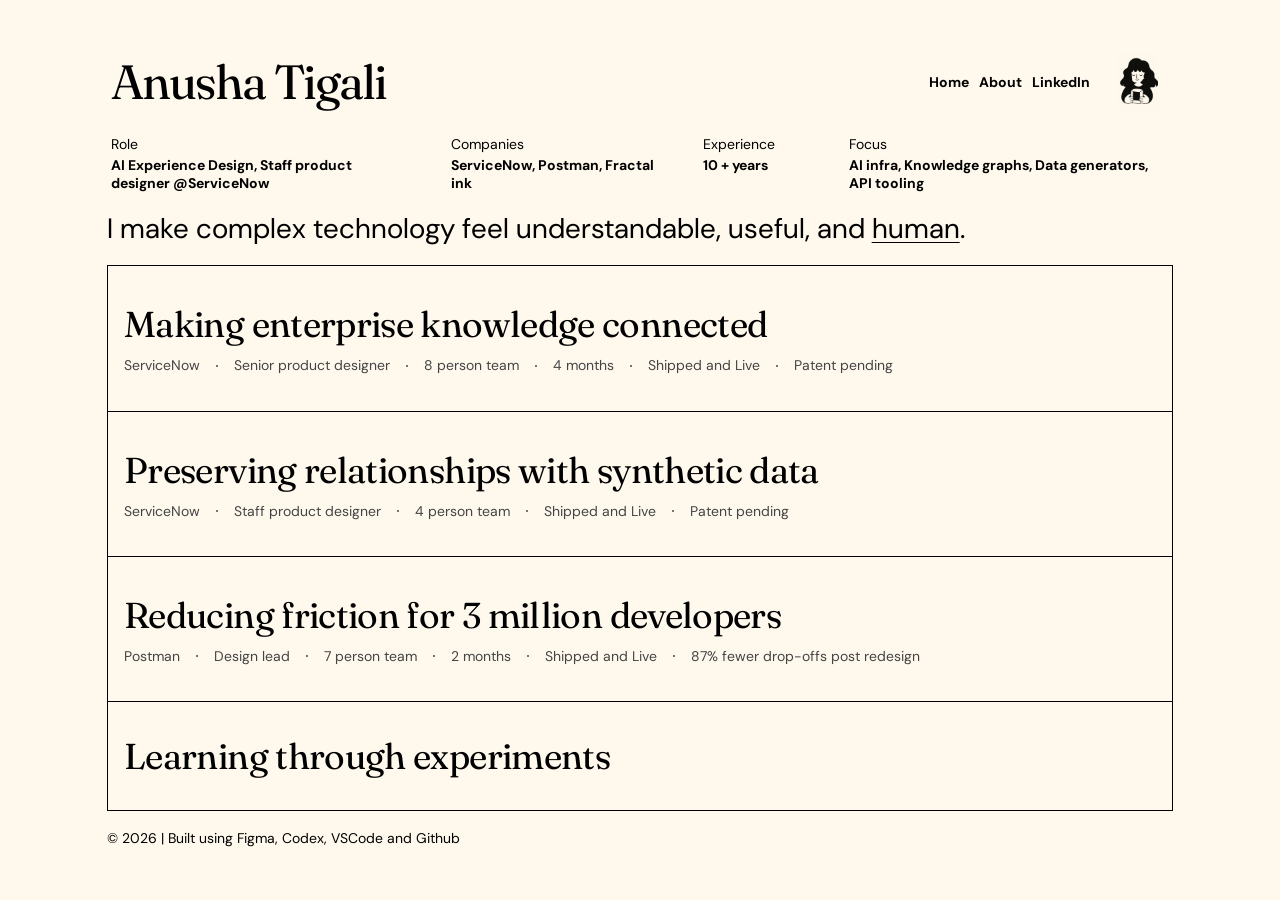
<file: index.html>
<!doctype html>
<html lang="en">
  <head>
    <meta charset="utf-8">
    <meta name="viewport" content="width=device-width, initial-scale=1">
    <meta name="theme-color" content="#fff9ed">
    <meta name="apple-mobile-web-app-status-bar-style" content="default">
    <link rel="icon" type="image/png" sizes="32x32" href="/assets/icons/favicon-32.png?v=20260825-4">
    <link rel="icon" type="image/png" sizes="512x512" href="/assets/icons/favicon-master.png?v=20260825-4">
    <link rel="apple-touch-icon" sizes="180x180" href="/assets/icons/apple-touch-icon.png?v=20260825-4">
    <meta name="description" content="Staff product designer working across API tooling, AI infrastructure, knowledge graphs, and data generators.">
    
    <title>Anusha Tigali</title>
    <link rel="preconnect" href="https://fonts.googleapis.com">
    <link rel="preconnect" href="https://fonts.gstatic.com" crossorigin>
    <link href="https://fonts.googleapis.com/css2?family=DM+Sans:opsz,wght@9..40,400;9..40,700&family=Fraunces:opsz,wght,SOFT,WONK@9..144,400,0,1;9..144,700,0,1&display=swap" rel="stylesheet">
    <link rel="stylesheet" href="/assets/css/tokens.css">
    <link rel="stylesheet" href="/assets/css/reset.css">
    <link rel="stylesheet" href="/assets/css/base.css?v=20260918-1">
    <link rel="stylesheet" href="/assets/css/layout.css?v=20260918-1">
    <link rel="stylesheet" href="/assets/css/components.css?v=20260919-2">
    <link rel="stylesheet" href="/assets/css/case-study.css?v=20260919-1">
    <link rel="stylesheet" href="/assets/css/not-found.css?v=20260823-2">
    <link rel="stylesheet" href="/assets/css/matcha-cafe.css?v=20260814-5">
    <link rel="stylesheet" href="/assets/css/learning-logs.css?v=20260827-4">
    <script src="/assets/js/case-study.js?v=20260815-8" defer></script>
    <script src="/assets/js/cards.js?v=20260915-1" defer></script>
    <script src="/assets/js/topic-drawer.js?v=20260814-3" defer></script>
    <script src="/assets/js/matcha-cafe.js?v=20260814-18" defer></script>
    <script src="/assets/js/learning-logs.js?v=20260823-3" defer></script>
    <script src="/assets/js/about-carousel.js?v=20260825-7" defer></script>
    <script src="/assets/js/scroll-header.js?v=20260823-1" defer></script>
  </head>
  <body class="home-page">
    <div class="page-shell page-shell--home">
  
  
  
  
<header class="profile-header" data-scroll-header>
  <div class="profile-title-row">
    
      <a class="profile-portrait" href="/about/" aria-label="About Anusha">
        <img src="/assets/images/profile-wind.gif" alt="">
      </a>
    
    
      <h1 class="profile-name"><a href="/">Anusha Tigali</a></h1>
    
    <p class="profile-mobile-summary">I make complex technology feel understandable, useful, and <a class="profile-mobile-summary-link" href="/field-notes/#postman-mock-server-research">human</a>.</p>
    <p class="profile-mobile-meta"><span class="profile-mobile-meta-tags"><span>10 years</span><span aria-hidden="true">·</span><span><a href="https://www.servicenow.com/docs/r/zurich/intelligent-experiences/now-assist-data-kit/now-assist-data-kit-landing.html" target="_blank" rel="noreferrer">ServiceNow</a>, <a href="https://blog.postman.com/bring-your-apis-into-postman-faster-than-ever/" target="_blank" rel="noreferrer">Postman</a>, Fractal ink</span><span aria-hidden="true">·</span><span>AI infrastructure tools</span><span aria-hidden="true">·</span><span>API dev tools</span></span></p>
    <nav class="profile-actions" aria-label="Profile links">
      <a href="/">
        <span>Home</span>
      </a>
      <a href="/about/">
        <span>About</span>
      </a>
      <a href="https://www.linkedin.com/in/anusha-tigali-product-designer/" target="_blank" rel="noreferrer">
        <span>LinkedIn</span>
        <img class="profile-action-icon" src="/assets/icons/external-link.svg" alt="">
      </a>
    </nav>
  </div>
  
    <dl class="profile-metadata">
      
      
<div class="metadata-item">
  <dt>Role</dt>
  <dd>
    AI Experience Design, Staff product designer @ServiceNow
  </dd>
</div>

<div class="metadata-item">
  <dt>Companies</dt>
  <dd>

      <a href="https://www.servicenow.com/docs/r/zurich/intelligent-experiences/now-assist-data-kit/now-assist-data-kit-landing.html" target="_blank" rel="noreferrer">ServiceNow</a>, <a href="https://blog.postman.com/bring-your-apis-into-postman-faster-than-ever/" target="_blank" rel="noreferrer">Postman</a>, Fractal ink

  </dd>
</div>

<div class="metadata-item">
  <dt>Experience</dt>
  <dd>
    10 + years
  </dd>
</div>

<div class="metadata-item metadata-item--focus">
  <dt>Focus</dt>
  <dd>
    AI infra, Knowledge graphs, Data generators, API tooling
  </dd>
</div>

    </dl>
  
</header>

  <main class="home-main">
    <p class="intro">
      I make complex technology feel understandable, useful, and
      <a class="intro-link" href="/field-notes/#postman-mock-server-research">
        <span>human</span>
        <span class="intro-link-pill" aria-hidden="true">Researching with people →</span>
      </a>.
    </p>
    
<nav class="portfolio-index" aria-label="Portfolio">
  <div class="portfolio-mobile-stage">
    <div class="portfolio-mobile-header" aria-hidden="true">
      <span>Scroll through selected work</span>
    </div>
    <ul>
<li class="portfolio-row is-mobile-initial portfolio-row--expandable portfolio-row--knowledge-graph" data-mobile-label="Knowledge graph">
  <a href="/work/knowledge-graph/">
    <span class="portfolio-mobile-tab" aria-hidden="true">01 Case study</span>
    <span class="portfolio-heading">
      <span class="portfolio-title">
        <span class="portfolio-title-default">Making enterprise knowledge connected</span>
        <span class="portfolio-title-compressed" aria-hidden="true">Making enterprise knowledge connected</span>
      </span>
      
        <span class="portfolio-details portfolio-details--default">
          <span>ServiceNow</span><span>Senior product designer</span><span>8 person team</span><span>4 months</span><span>Shipped and Live</span><span>Patent pending</span>
        </span>
      
      
    </span>
    
      <span class="portfolio-preview" aria-hidden="true">
        <span class="portfolio-mobile-number">01</span>
        <span class="portfolio-copy">
          <span class="portfolio-hover-title">Making enterprise knowledge connected</span>
          
            <span class="portfolio-details">
              <span>ServiceNow</span><span>Senior product designer</span><span>8 person team</span><span>4 months</span><span>Shipped and Live</span><span>Patent pending</span>
            </span>
          
          <span class="portfolio-summary">Designed ServiceNow’s first visual Knowledge Graph Builder, enabling platform admins to create, configure and test the relationships enterprise AI uses to understand context.</span>
          
          <span class="portfolio-mobile-meta">ServiceNow . Patent pending</span>
          <span class="portfolio-view-cta">Read case study <span aria-hidden="true">→</span></span>
          <span class="portfolio-mobile-cta">Read case study →</span>
        </span>
        
          <span class="portfolio-artwork"><img src="/assets/images/knowledge-graph.gif?v=black" alt="An abstract network of connected nodes"></span>
        
      </span>
    
  </a>
</li>

<li class="portfolio-row portfolio-row--expandable portfolio-row--synthetic-data" data-mobile-label="Synthetic data">
  <a href="/work/synthetic-data/">
    <span class="portfolio-mobile-tab" aria-hidden="true">02 Case study</span>
    <span class="portfolio-heading">
      <span class="portfolio-title">
        <span class="portfolio-title-default">Preserving relationships with synthetic data</span>
        <span class="portfolio-title-compressed" aria-hidden="true">Preserving relationships with synthetic data</span>
      </span>
      
        <span class="portfolio-details portfolio-details--default">
          <span>ServiceNow</span><span>Staff product designer</span><span>4 person team</span><span>Shipped and Live</span><span>Patent pending</span>
        </span>
      
      
    </span>
    
      <span class="portfolio-preview" aria-hidden="true">
        <span class="portfolio-mobile-number">02</span>
        <span class="portfolio-copy">
          <span class="portfolio-hover-title">Preserving relationships with synthetic data</span>
          
            <span class="portfolio-details">
              <span>ServiceNow</span><span>Staff product designer</span><span>4 person team</span><span>Shipped and Live</span><span>Patent pending</span>
            </span>
          
          <span class="portfolio-summary">Designed a multi-table synthetic data generator that creates realistic, connected enterprise datasets for reliable testing and AI evaluation.</span>
          
          <span class="portfolio-mobile-meta">ServiceNow · Patent pending</span>
          <span class="portfolio-view-cta">Read case study <span aria-hidden="true">→</span></span>
          <span class="portfolio-mobile-cta">Read case study →</span>
        </span>
        
          <span class="portfolio-artwork"><img src="/assets/images/synthetic-data-animation.gif" alt="An animated table generating connected synthetic data across multiple columns"></span>
        
      </span>
    
  </a>
</li>

<li class="portfolio-row portfolio-row--expandable portfolio-row--curl-import" data-mobile-label="API import">
  <a href="/work/curl-import/">
    <span class="portfolio-mobile-tab" aria-hidden="true">03 Case study</span>
    <span class="portfolio-heading">
      <span class="portfolio-title">
        <span class="portfolio-title-default">Reducing friction for 3 million developers</span>
        <span class="portfolio-title-compressed" aria-hidden="true">Reducing friction for 3 million developers</span>
      </span>
      
        <span class="portfolio-details portfolio-details--default">
          <span>Postman</span><span>Design lead</span><span>7 person team</span><span>2 months</span><span>Shipped and Live</span><span>87% fewer drop-offs post redesign</span>
        </span>
      
      
    </span>
    
      <span class="portfolio-preview" aria-hidden="true">
        <span class="portfolio-mobile-number">03</span>
        <span class="portfolio-copy">
          <span class="portfolio-hover-title">Reducing friction for 3 million developers</span>
          
            <span class="portfolio-details">
              <span>Postman</span><span>Design lead</span><span>7 person team</span><span>2 months</span><span>Shipped and Live</span><span>87% fewer drop-offs post redesign</span>
            </span>
          
          <span class="portfolio-summary">Redesigning Postman’s import experience so developers could bring in existing API work and get started faster.</span>
          
          <span class="portfolio-mobile-meta">Postman · Developer tools</span>
          <span class="portfolio-view-cta">Read case study <span aria-hidden="true">→</span></span>
          <span class="portfolio-mobile-cta">Read case study →</span>
        </span>
        
          <span class="portfolio-artwork"><img src="/assets/images/api-animation.gif?v=20260823-1" alt="An animated cURL command being imported into an API request"></span>
        
      </span>
    
  </a>
</li>

<li class="portfolio-row portfolio-row--field-notes" data-mobile-label="Learning through experiments">
  <a href="/field-notes/" aria-label="Read Anusha&#39;s learning through experiments articles">
    <span class="portfolio-mobile-tab" aria-hidden="true">04 Field notes</span>
    <span class="portfolio-heading">
      <span class="portfolio-title">
        <span class="portfolio-title-default">Learning through experiments</span>
        <span class="portfolio-title-compressed" aria-hidden="true">Learning through experiments</span>
      </span>
      
      <span class="portfolio-view-cta portfolio-view-cta--articles">Read articles <span aria-hidden="true">→</span></span>
    </span>
    
      <span class="portfolio-preview" aria-hidden="true">
        <span class="portfolio-mobile-number">04</span>
        <span class="portfolio-copy">
          <span class="portfolio-hover-title">Learning through experiments</span>
          
          
          <span class="portfolio-mobile-summary">Things I’m learning, ideas I’m testing, and questions I’m still figuring out through the work.</span>
          <span class="portfolio-mobile-meta">Field notes</span>
          
          <span class="portfolio-mobile-cta">Read articles →</span>
        </span>
        
      </span>
    
  </a>
</li>
</ul>
    <div class="portfolio-mobile-pagination">
      <div class="portfolio-mobile-dots" aria-label="Choose a project">
        <button type="button" class="is-active" aria-label="Show project 1: Making enterprise knowledge connected" data-project-index="0"></button><button type="button" aria-label="Show project 2: Preserving relationships with synthetic data" data-project-index="1"></button><button type="button" aria-label="Show project 3: Reducing friction for 3 million developers" data-project-index="2"></button><button type="button" aria-label="Show project 4: Learning through experiments" data-project-index="3"></button>
      </div>
      <button class="portfolio-mobile-next" type="button">Synthetic data <span aria-hidden="true">→</span></button>
    </div>
  </div>
  <div class="portfolio-mobile-footer">
    <p>© 2026 | Built using Figma, Codex, VSCode and Github</p>
  </div>
</nav>

  </main>
  <footer class="site-footer">
  <p>© 2026 | Built using Figma, Codex, VSCode and Github</p>
</footer>

</div>

<div class="topic-drawer-layer" hidden>
  <button class="topic-drawer-backdrop" type="button" aria-label="Close preview"></button>
  <section class="topic-drawer" role="dialog" aria-modal="true" aria-labelledby="topic-drawer-title" aria-describedby="topic-drawer-description">
    <div class="topic-drawer-heading">
      <h2 id="topic-drawer-title"></h2>
      <button class="topic-drawer-icon-close" type="button" aria-label="Close preview"></button>
    </div>
    <p id="topic-drawer-description"></p>
    <div class="topic-drawer-actions">
      <a class="topic-drawer-primary" href="/">Read the article</a>
      <button class="topic-drawer-close" type="button">Go home</button>
    </div>
  </section>
</div>

  </body>
</html>
</file>
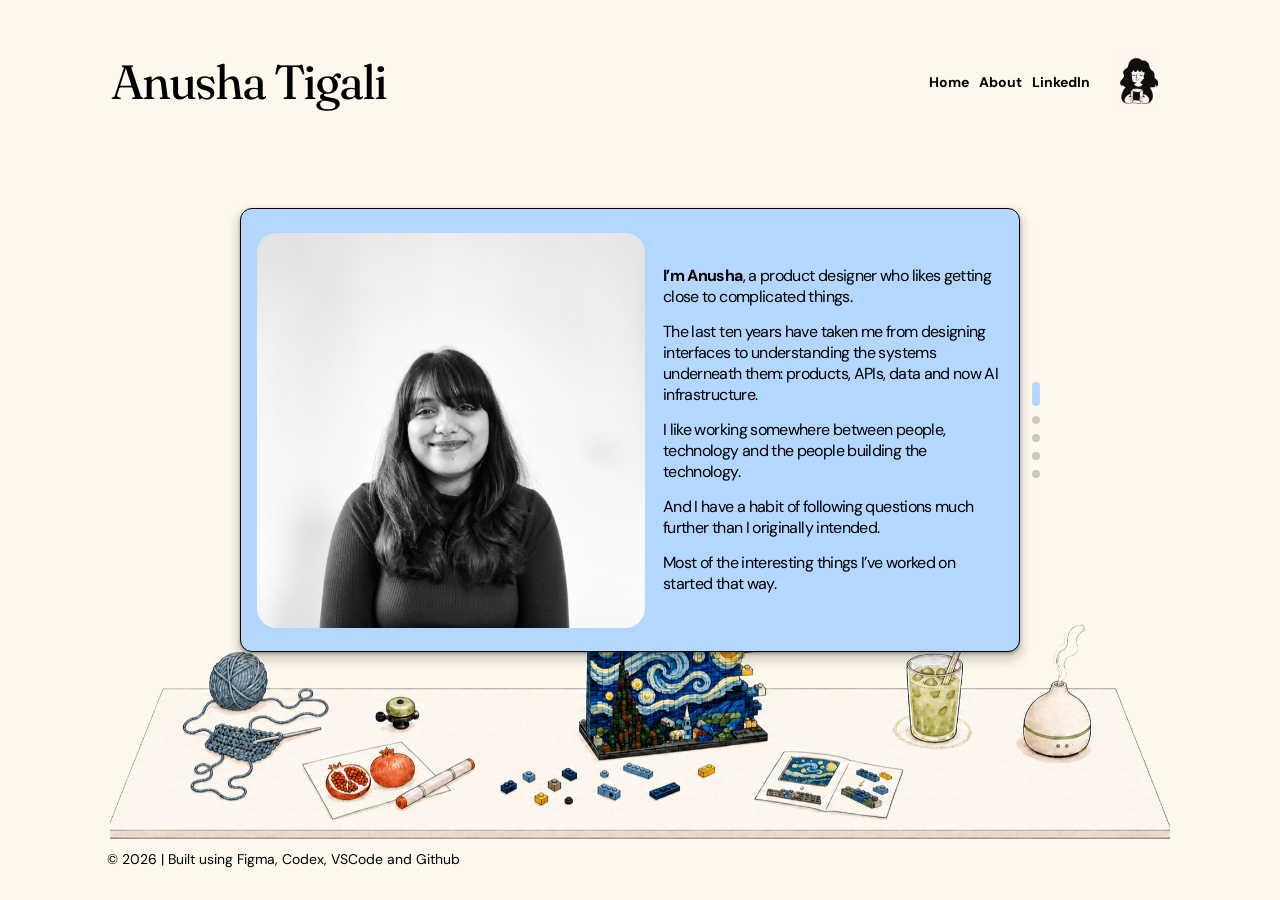
<file: about/index.html>
<!doctype html>
<html lang="en">
  <head>
    <meta charset="utf-8">
    <meta name="viewport" content="width=device-width, initial-scale=1">
    <meta name="theme-color" content="#fff9ed">
    <meta name="apple-mobile-web-app-status-bar-style" content="default">
    <link rel="icon" type="image/png" sizes="32x32" href="/assets/icons/favicon-32.png?v=20260825-4">
    <link rel="icon" type="image/png" sizes="512x512" href="/assets/icons/favicon-master.png?v=20260825-4">
    <link rel="apple-touch-icon" sizes="180x180" href="/assets/icons/apple-touch-icon.png?v=20260825-4">
    <meta name="description" content="Staff product designer working across API tooling, AI infrastructure, knowledge graphs, and data generators.">
    
    <title>About Anusha — Anusha Tigali</title>
    <link rel="preconnect" href="https://fonts.googleapis.com">
    <link rel="preconnect" href="https://fonts.gstatic.com" crossorigin>
    <link href="https://fonts.googleapis.com/css2?family=DM+Sans:opsz,wght@9..40,400;9..40,700&family=Fraunces:opsz,wght,SOFT,WONK@9..144,400,0,1;9..144,700,0,1&display=swap" rel="stylesheet">
    <link rel="stylesheet" href="/assets/css/tokens.css">
    <link rel="stylesheet" href="/assets/css/reset.css">
    <link rel="stylesheet" href="/assets/css/base.css?v=20260918-1">
    <link rel="stylesheet" href="/assets/css/layout.css?v=20260918-1">
    <link rel="stylesheet" href="/assets/css/components.css?v=20260919-2">
    <link rel="stylesheet" href="/assets/css/case-study.css?v=20260919-1">
    <link rel="stylesheet" href="/assets/css/not-found.css?v=20260823-2">
    <link rel="stylesheet" href="/assets/css/matcha-cafe.css?v=20260814-5">
    <link rel="stylesheet" href="/assets/css/learning-logs.css?v=20260827-4">
    <script src="/assets/js/case-study.js?v=20260815-8" defer></script>
    <script src="/assets/js/cards.js?v=20260915-1" defer></script>
    <script src="/assets/js/topic-drawer.js?v=20260814-3" defer></script>
    <script src="/assets/js/matcha-cafe.js?v=20260814-18" defer></script>
    <script src="/assets/js/learning-logs.js?v=20260823-3" defer></script>
    <script src="/assets/js/about-carousel.js?v=20260825-7" defer></script>
    <script src="/assets/js/scroll-header.js?v=20260823-1" defer></script>
  </head>
  <body class="about-page">
    <div class="page-shell page-shell--interior">
  
<header class="profile-header" data-scroll-header>
  <div class="profile-title-row">
    <a class="profile-portrait" href="/about/" aria-label="About Anusha"><img src="/assets/images/profile-wind.gif" alt=""></a>
    <h1 class="profile-name"><a href="/">Anusha Tigali</a></h1>
    <p class="profile-mobile-summary">Staff product designer at ServiceNow with 10+ years of experience designing API tooling, AI infrastructure, knowledge graphs, and data generation systems.</p>
    <nav class="profile-actions" aria-label="Profile links">
      <a href="/"><span>Home</span></a>
      <a href="/about/"><span>About</span></a>
      <a href="https://www.linkedin.com/in/anusha-tigali-product-designer/" target="_blank" rel="noreferrer"><span>LinkedIn</span><img class="profile-action-icon" src="/assets/icons/external-link.svg" alt=""></a>
    </nav>
  </div>
</header>

  
  <main class="interior-main interior-main--about">
    
      <section class="about-carousel" aria-label="About Anusha">
  <div class="about-carousel-viewport" aria-live="polite">
    <article class="about-card is-active" data-about-slide aria-hidden="false">
      <img class="about-card-portrait" src="/assets/images/anusha-about-portrait.png" alt="Anusha Tigali smiling">
      <div class="about-card-copy">
        <div class="about-card-body">
          <p><strong>I’m Anusha</strong>, a product designer who likes getting close to complicated things.</p>
          <p>The last ten years have taken me from designing interfaces to understanding the systems underneath them: products, APIs, data and now AI infrastructure.</p>
          <p>I like working somewhere between people, technology and the people building the technology.</p>
          <p>And I have a habit of following questions much further than I originally intended.</p>
          <p>Most of the interesting things I’ve worked on started that way.</p>
        </div>
      </div>
      <img class="about-card-mobile-object about-card-mobile-object--diffuser" src="/assets/images/about-card-diffuser.png" alt="" aria-hidden="true">
    </article>
    <article class="about-card about-card--text" data-about-slide aria-hidden="true">
      <div class="about-card-copy">
        <h2>I like getting to the bottom of things.</h2>
        <div class="about-card-body">
          <p>I find it hard to design something without understanding why it works the way it does.</p>
          <p>That usually means getting close to the technology, talking to the people building it, talking to the people using it, and asking a lot of questions.</p>
          <p><strong>What is actually happening underneath?<br>Why does it work this way?<br>What is the user really trying to accomplish?</strong></p>
          <p>The deeper I understand the problem, the better I can tell <strong>what we actually need to solve and what we should build around it.</strong></p>
        </div>
      </div>
      <img class="about-card-mobile-object about-card-mobile-object--crochet" src="/assets/images/about-card-crochet.png" alt="" aria-hidden="true">
    </article>
    <article class="about-card" data-about-slide aria-hidden="true">
      <img class="about-card-portrait" src="/assets/images/about-making-lego.jpg" alt="A hand adding a piece to a colorful LEGO landscape">
      <div class="about-card-copy">
        <h2>Making is one of the ways I think.</h2>
        <div class="about-card-body">
          <p>Sometimes that means prototyping a product idea. Other times, I build something because I think it could change how my team works.</p>
          <p>I find that sometimes the fastest way to understand an idea, test it, or get other people excited about it is to <strong>make enough of it real.</strong></p>
        </div>
      </div>
    </article>
    <article class="about-card" data-about-slide aria-hidden="true">
      <img class="about-card-portrait" src="/assets/images/about-science.png" alt="Handwritten notes and sketches about cellular and molecular biology">
      <div class="about-card-copy">
        <h2>Cellular and molecular biology has my curiosity.</h2>
        <div class="about-card-body">
          <p>I’ve been talking to scientists and learning how they study systems far more complicated than the ones I’ve designed for.</p>
          <p>I’m curious how AI changes that work: what truly improves, how model outputs are validated, and how reliable ground truth is established.</p>
          <p>I have far more questions than answers. <strong>I like being there.</strong></p>
        </div>
      </div>
      <img class="about-card-mobile-object about-card-mobile-object--pomegranate" src="/assets/images/about-card-pomegranate.png" alt="" aria-hidden="true">
    </article>
    <article class="about-card about-card--media" data-about-slide aria-hidden="true">
      <div class="about-card-collage">
        <img src="/assets/images/about-cycling.png" alt="Anusha standing with a bicycle on a country road">
        <div class="about-card-video-frame">
          <video autoplay muted loop playsinline preload="metadata" aria-label="Anusha working on a creative project">
            <source src="/assets/images/about-making-video-3s.m4v" type="video/mp4">
          </video>
        </div>
      </div>
      <div class="about-card-copy">
        <h2>When I’m not working, I’m usually trying something to untangle my mind.</h2>
        <div class="about-card-body">
          <p>I’m finishing my Starry Night Lego for the second time, crocheting a phone holder, and painting pomegranates.</p>
          <p>I also take matcha very seriously, so I’m always trying new recipes and finding ways to bring in Indian flavours such as jamun or saffron.</p>
          <p>If none of that works, I head out on my cycle and keep going until a thread of thought in my head begins to untangle.</p>
        </div>
      </div>
      <img class="about-card-mobile-object about-card-mobile-object--matcha" src="/assets/images/about-card-matcha.png" alt="" aria-hidden="true">
    </article>
  </div>
  <div class="about-carousel-dots" aria-label="About slides">
    <button class="is-active" type="button" aria-label="Show slide 1 of 5" aria-current="true"></button>
    <button type="button" aria-label="Show slide 2 of 5"></button>
    <button type="button" aria-label="Show slide 3 of 5"></button>
    <button type="button" aria-label="Show slide 4 of 5"></button>
    <button type="button" aria-label="Show slide 5 of 5"></button>
  </div>
</section>

    
  </main>
  
    <picture class="about-footer-illustration" aria-hidden="true">
      <source media="(max-width: 760px)" srcset="/assets/images/about-footer-desk-mobile-v2.png">
      <img src="/assets/images/about-footer-desk-desktop-v2.png" alt="">
    </picture>
  
  <footer class="site-footer">
  <p>© 2026 | Built using Figma, Codex, VSCode and Github</p>
</footer>

</div>

  </body>
</html>
</file>
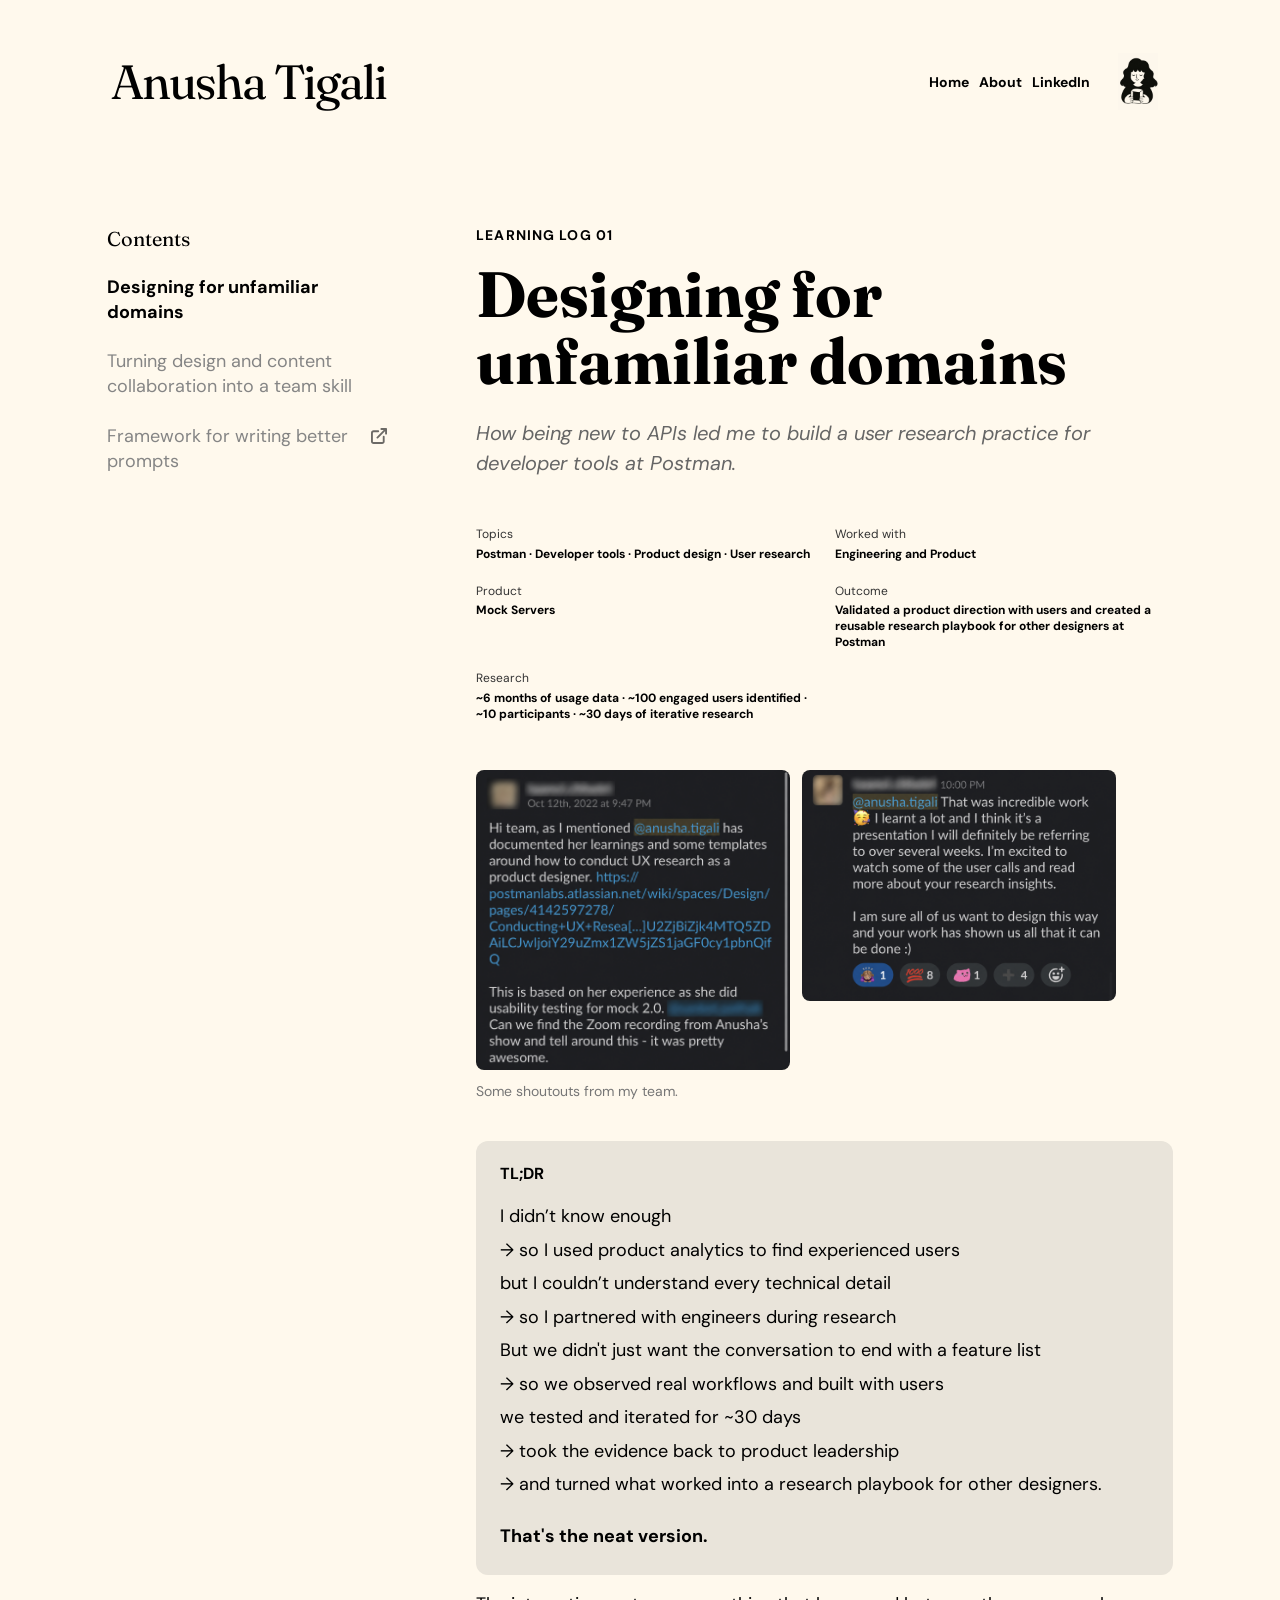
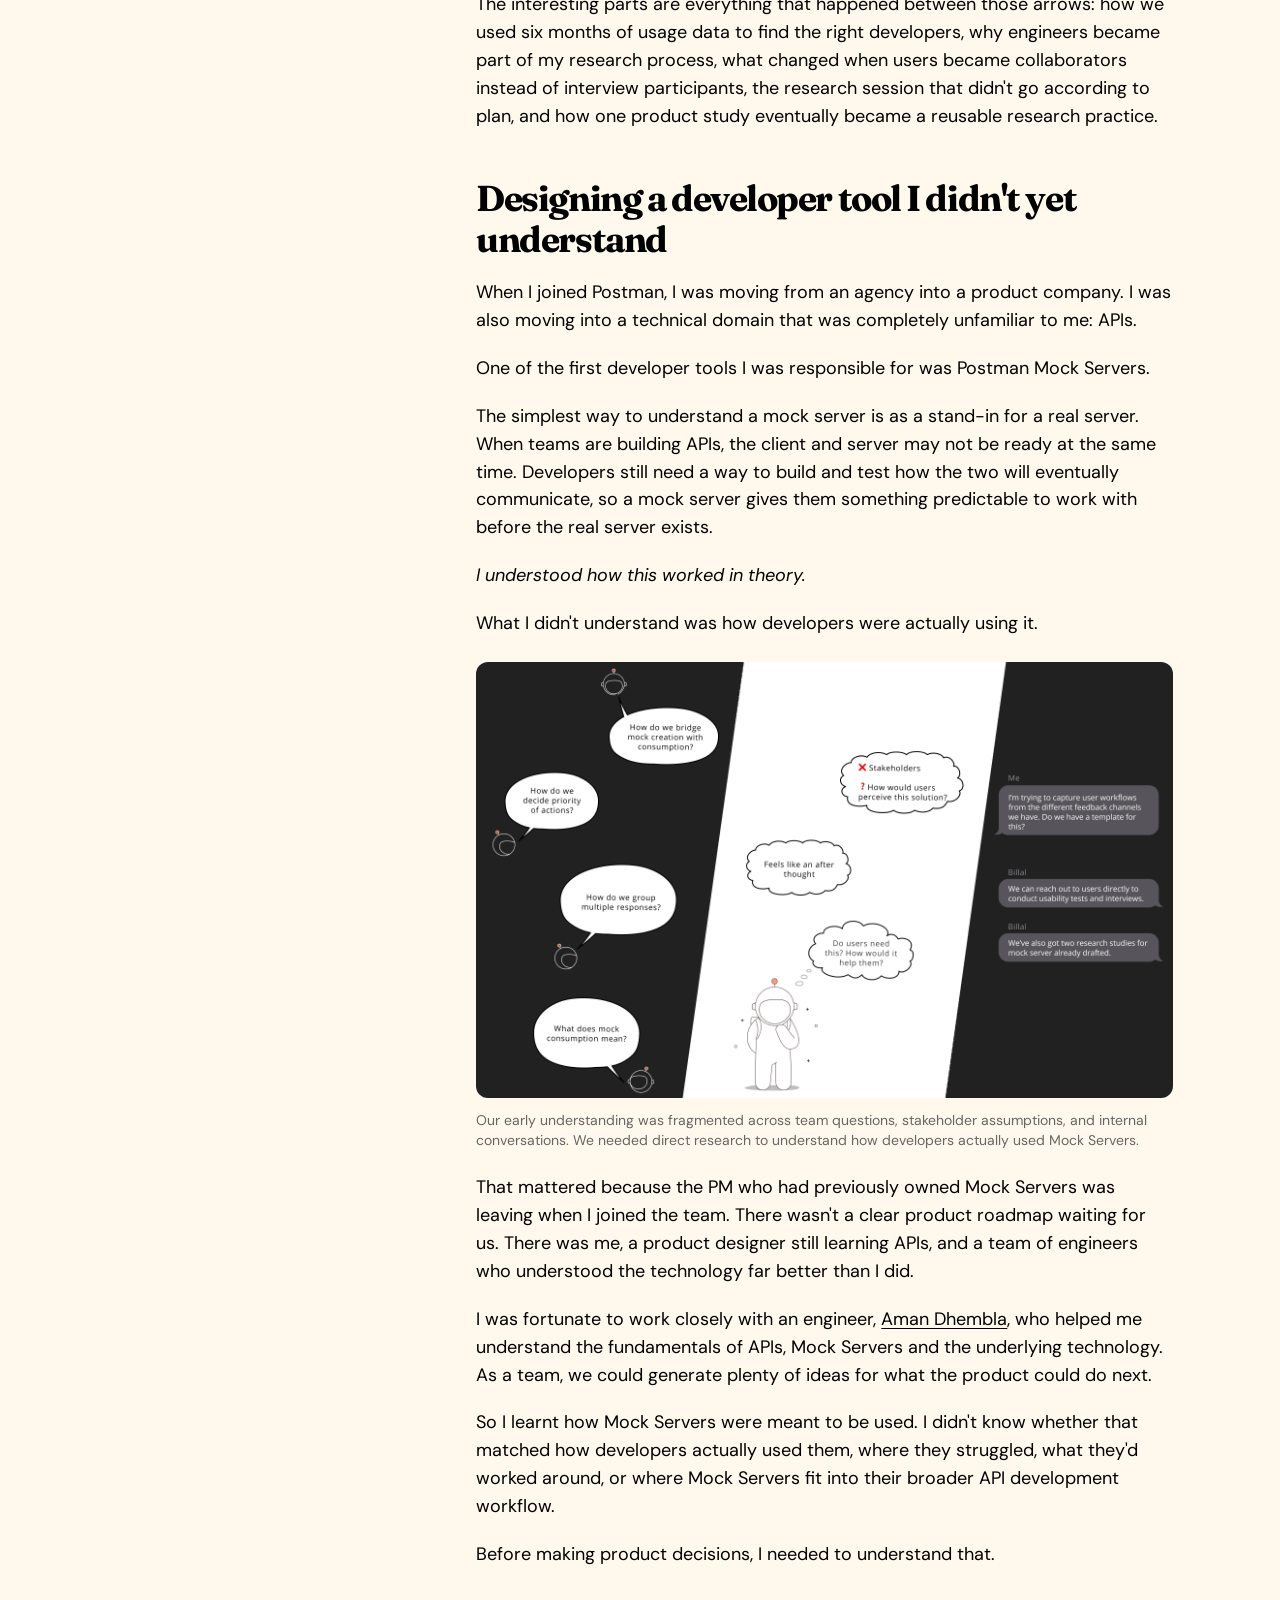
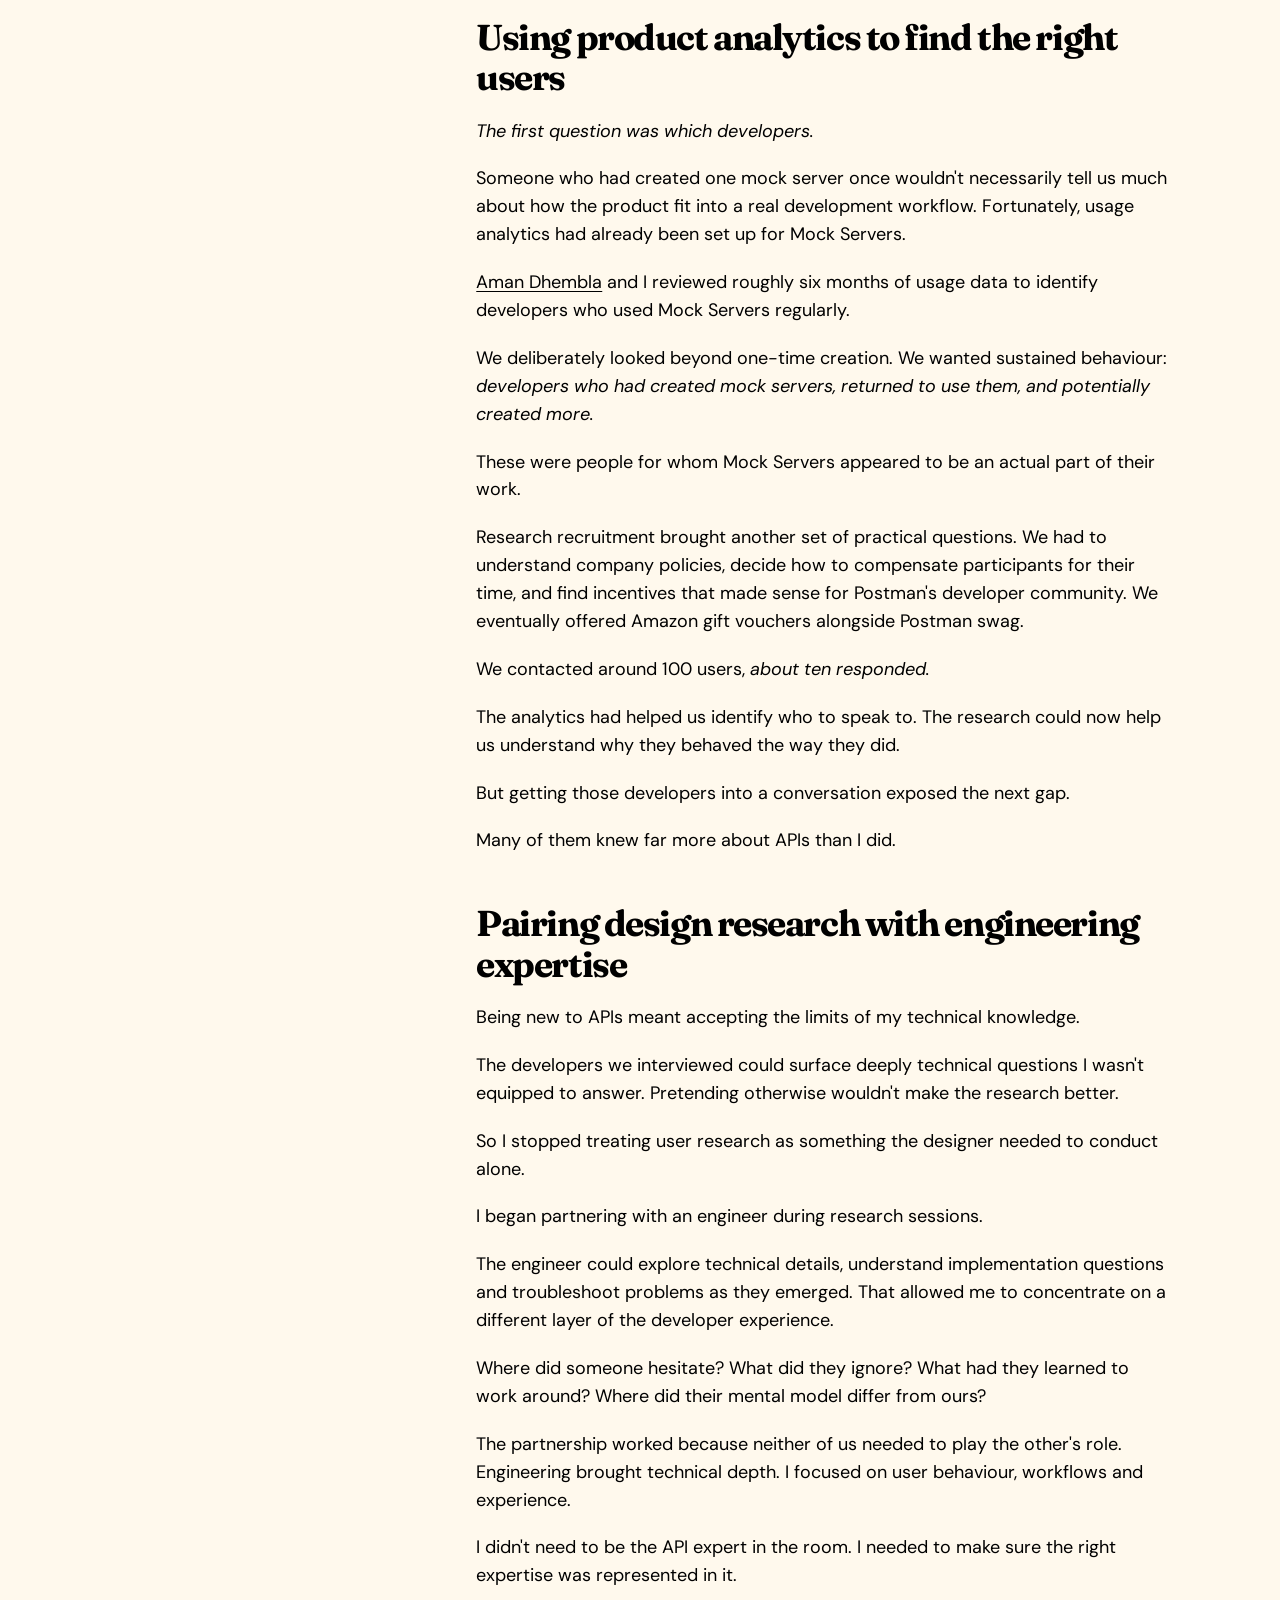
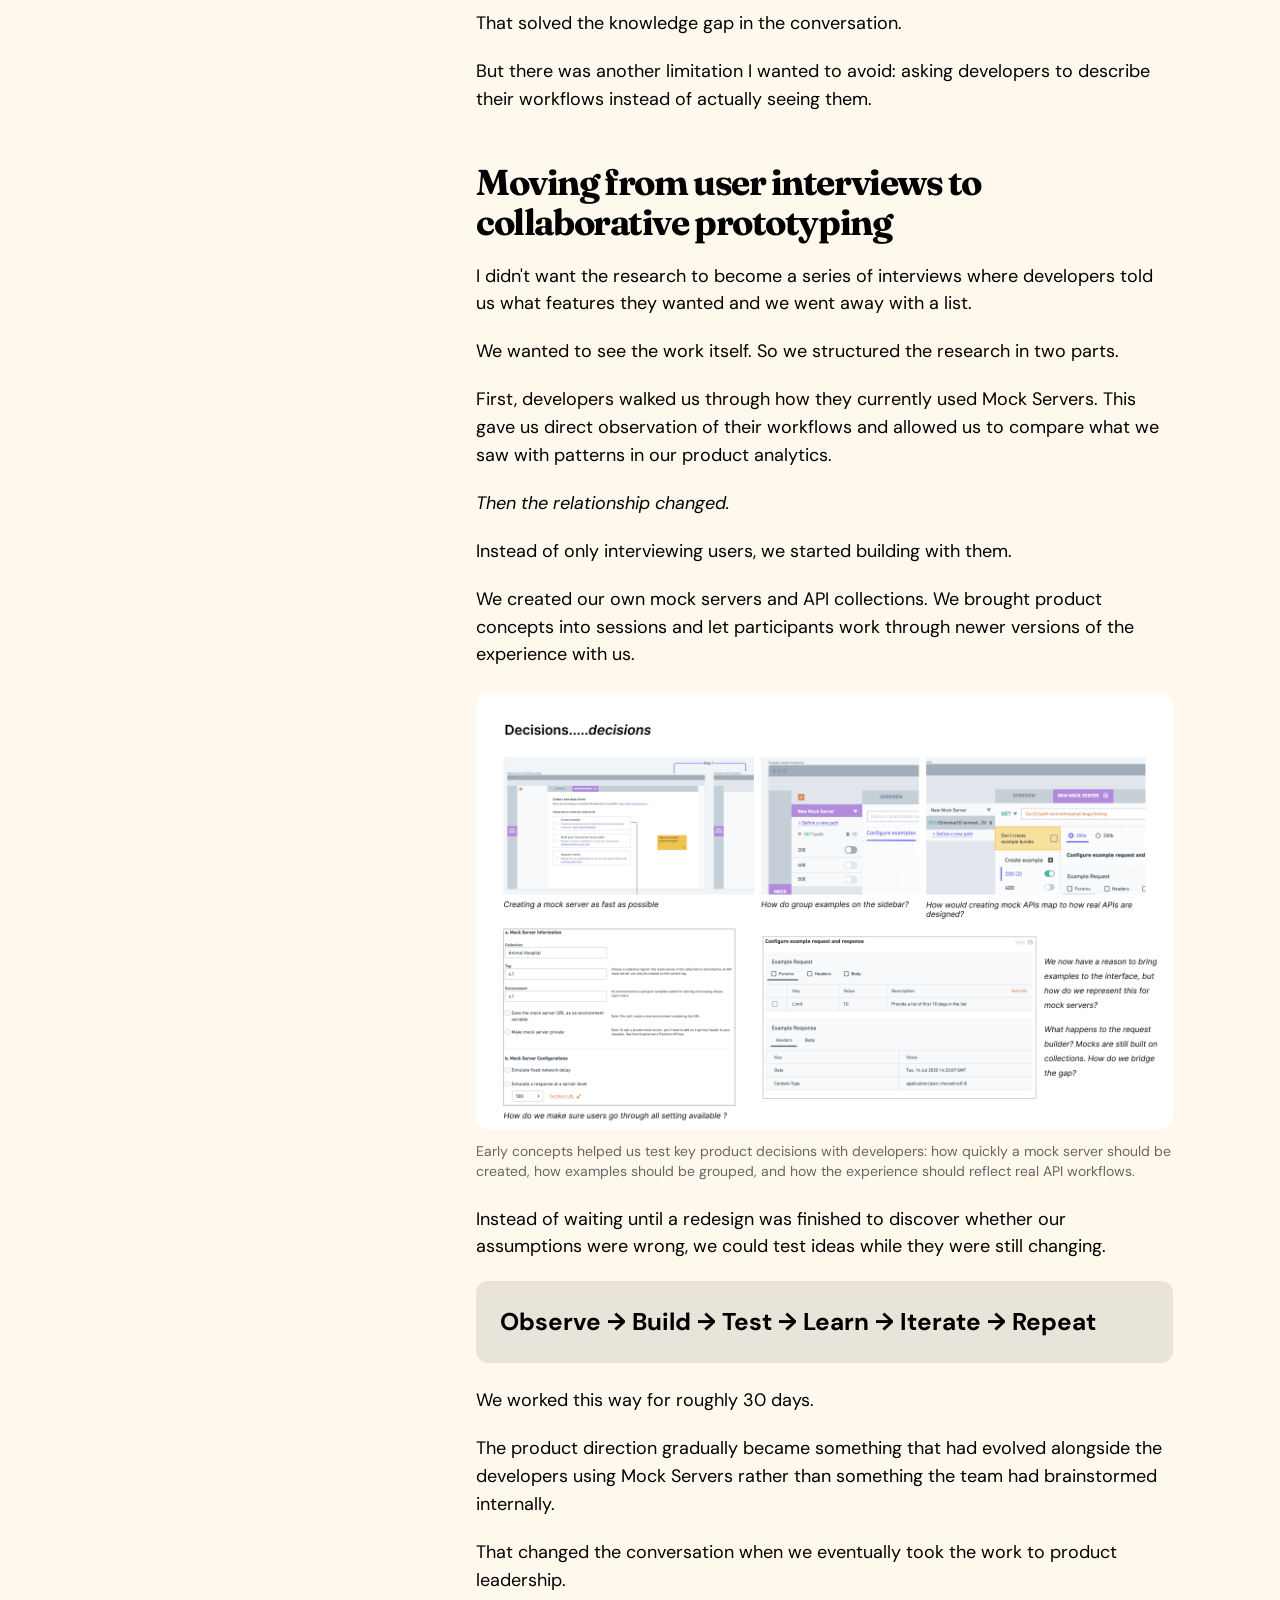
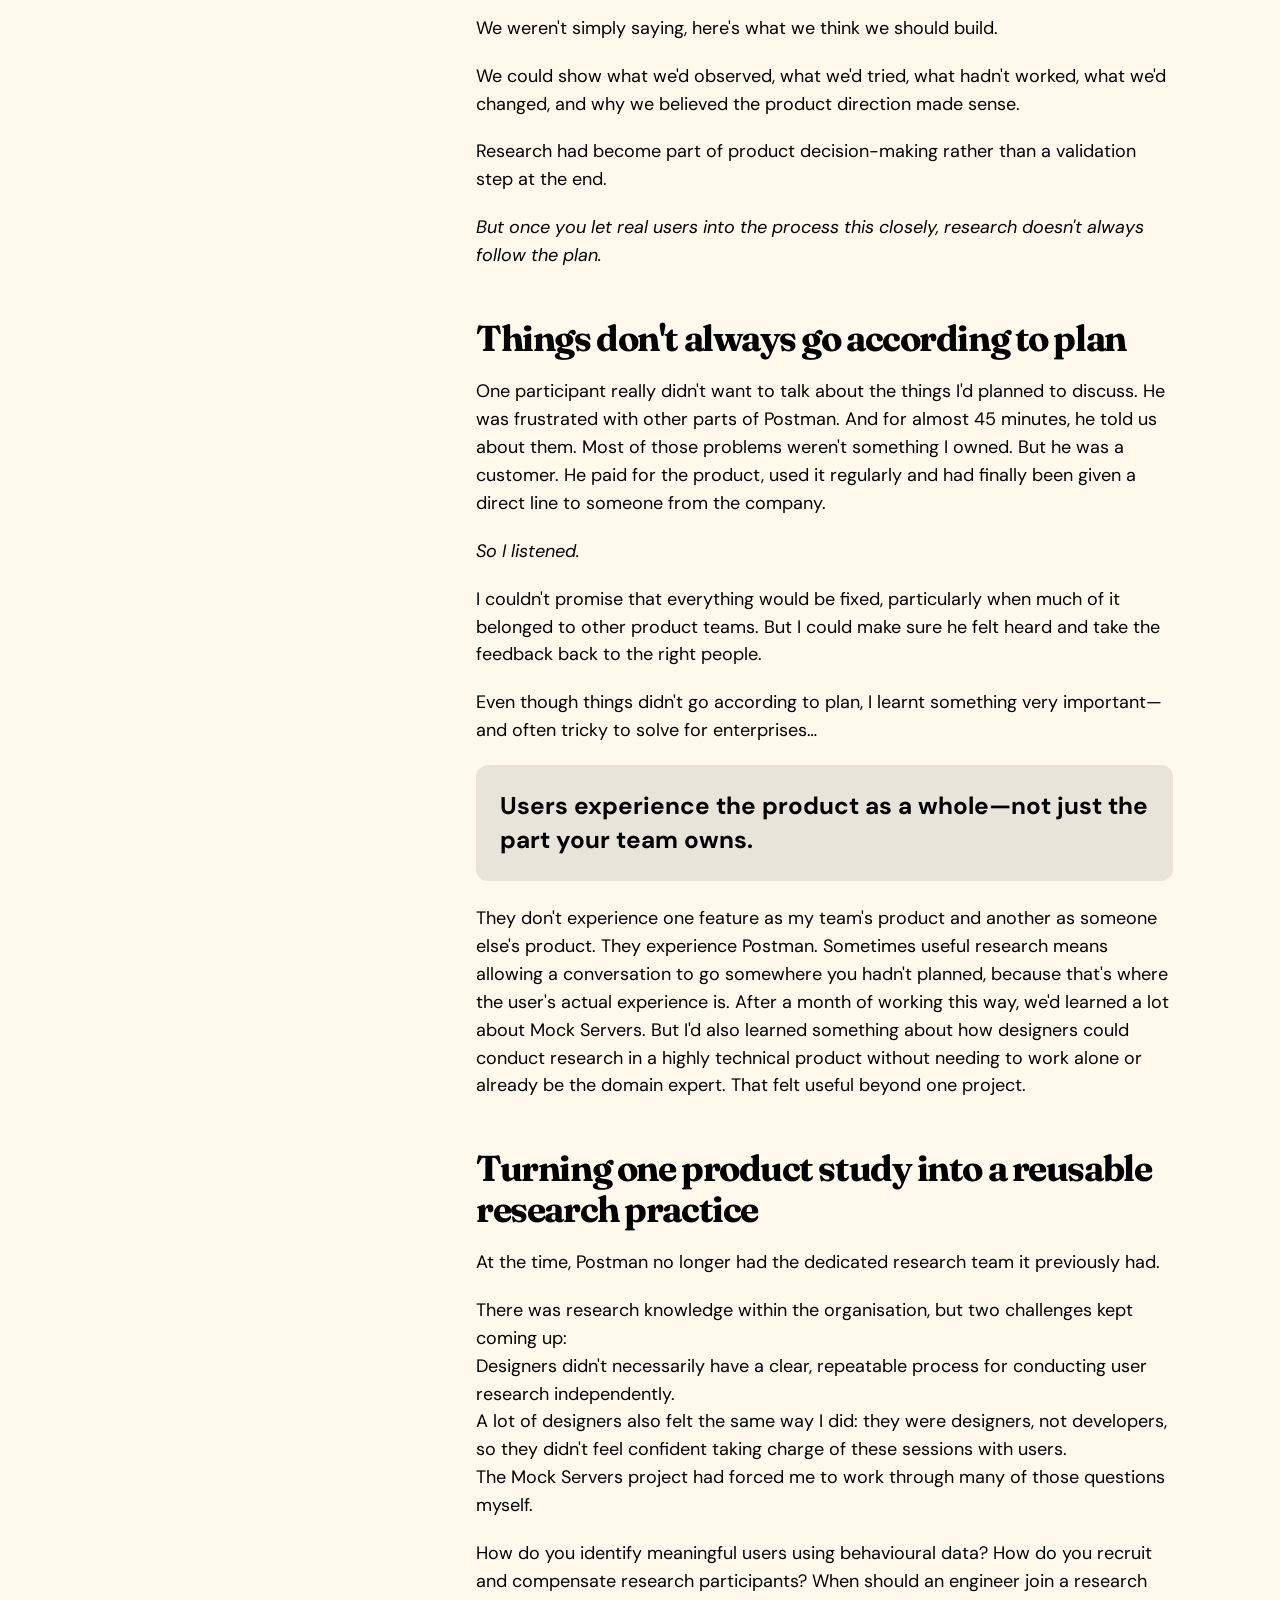
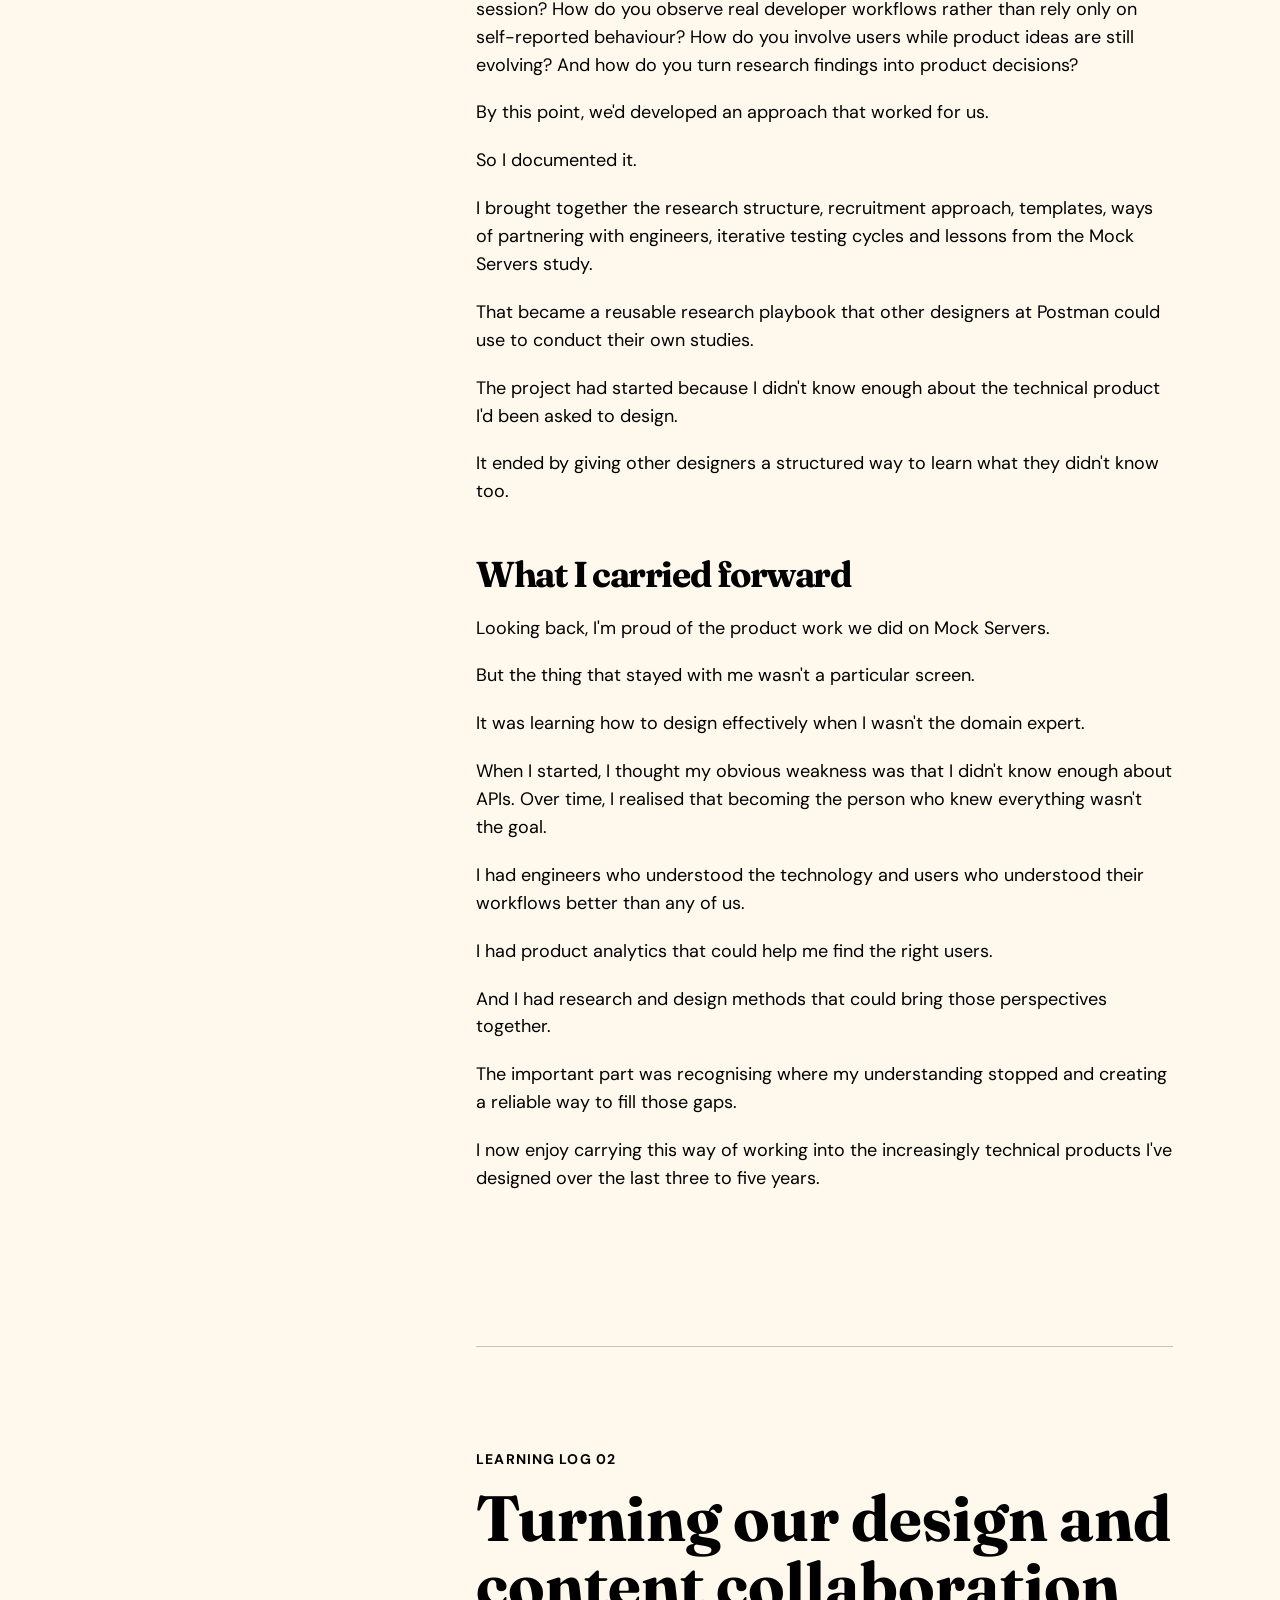
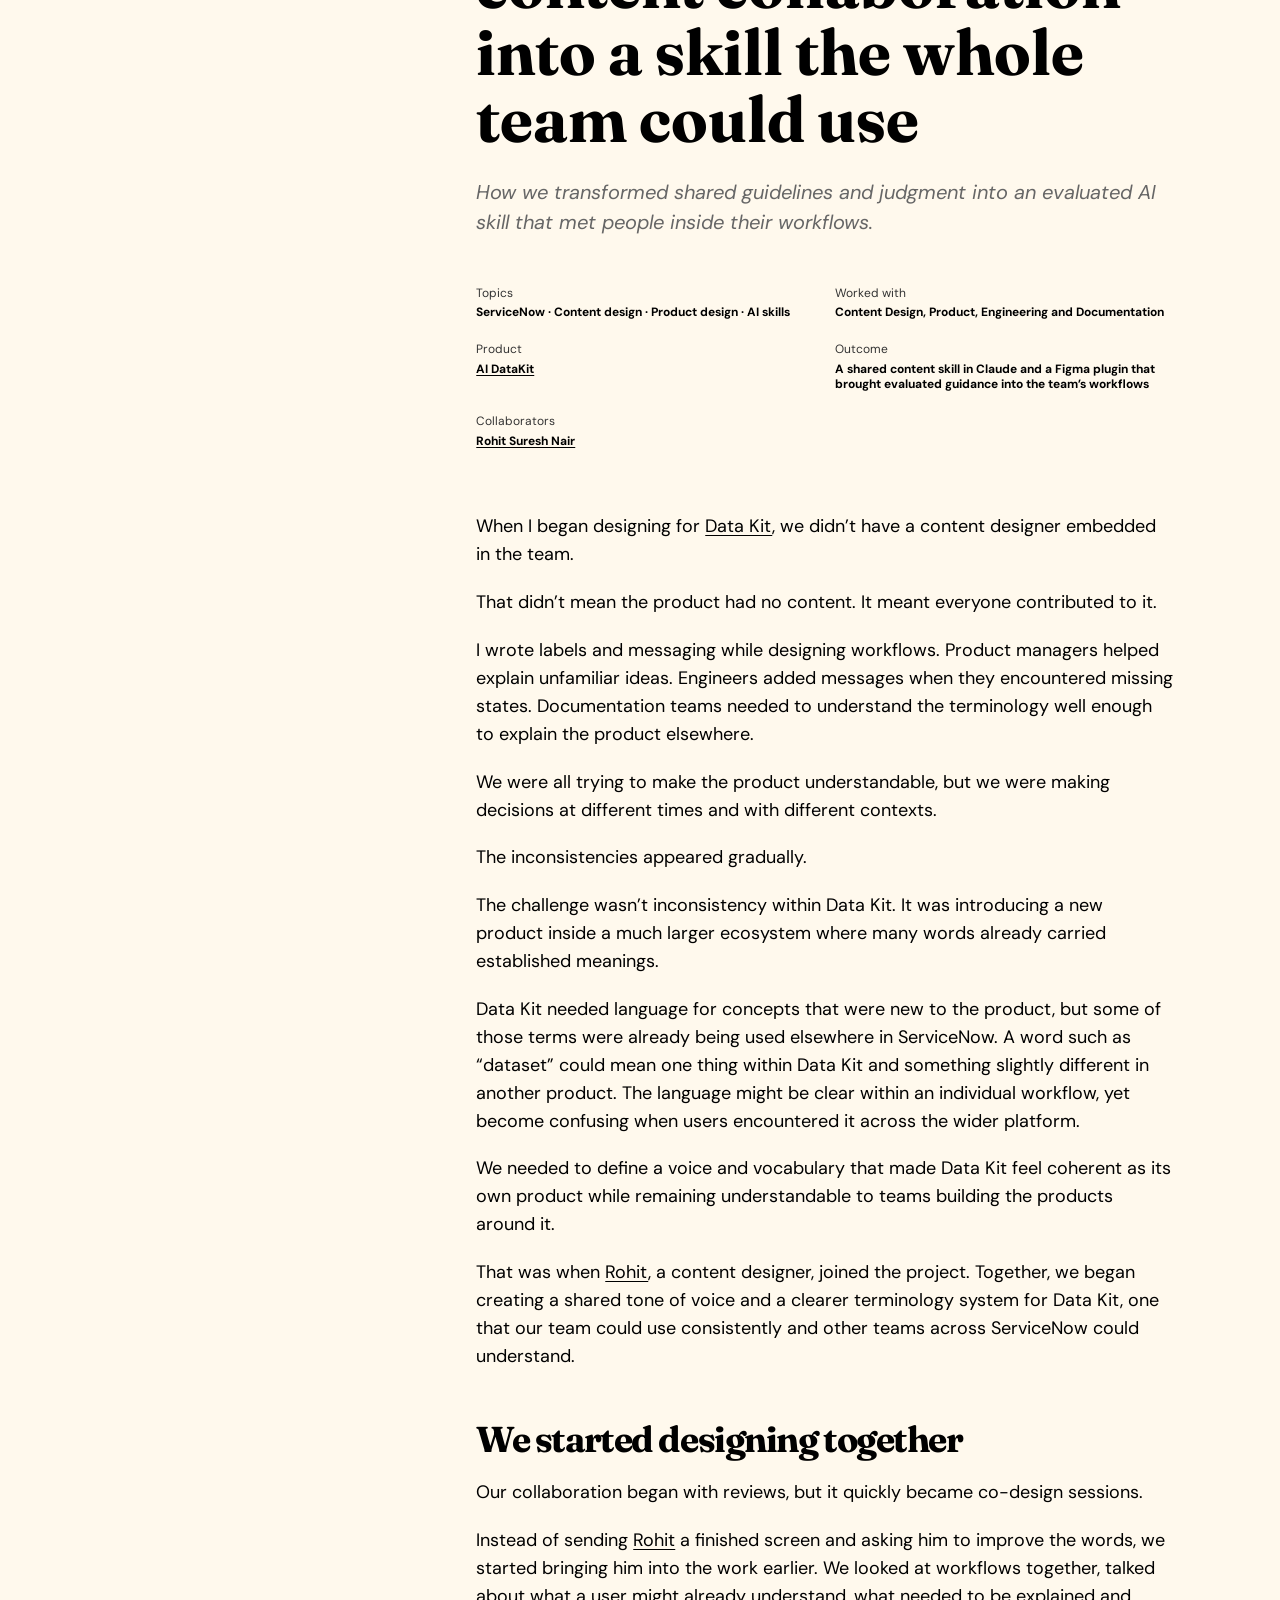
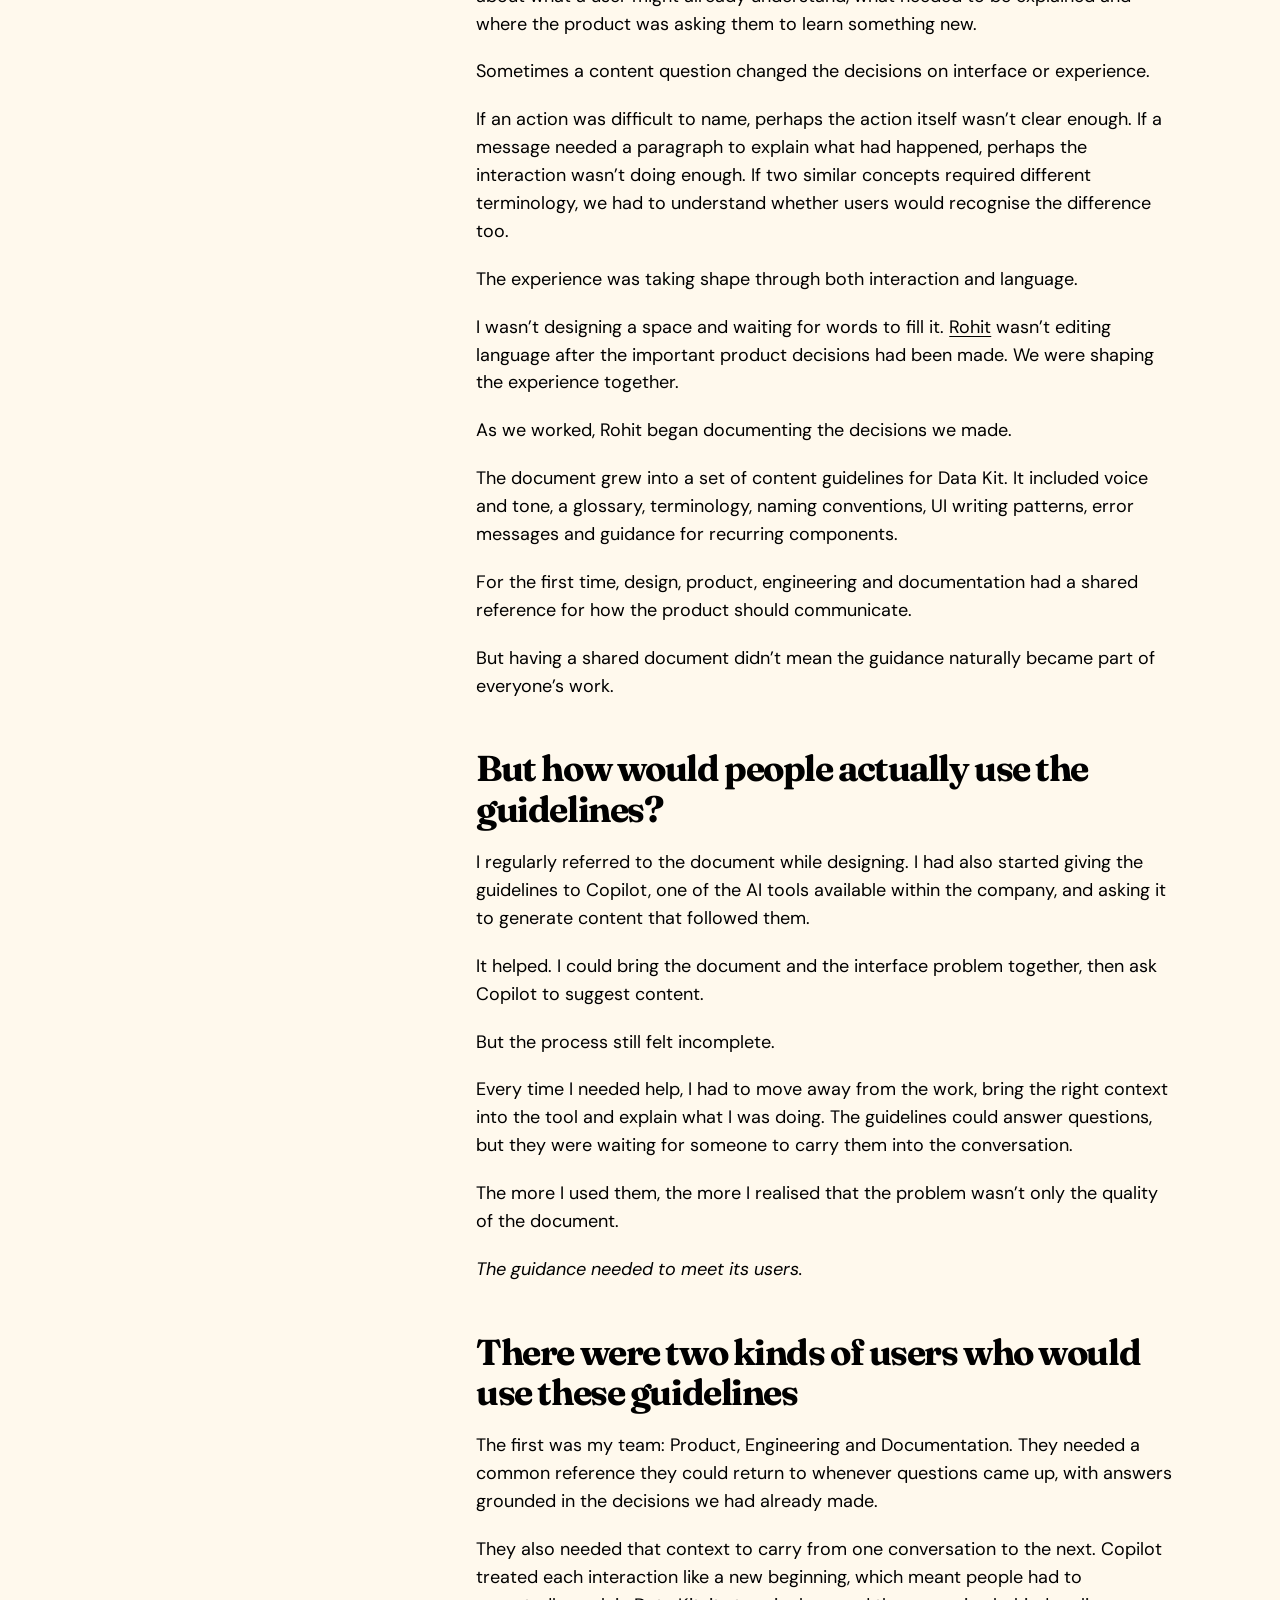
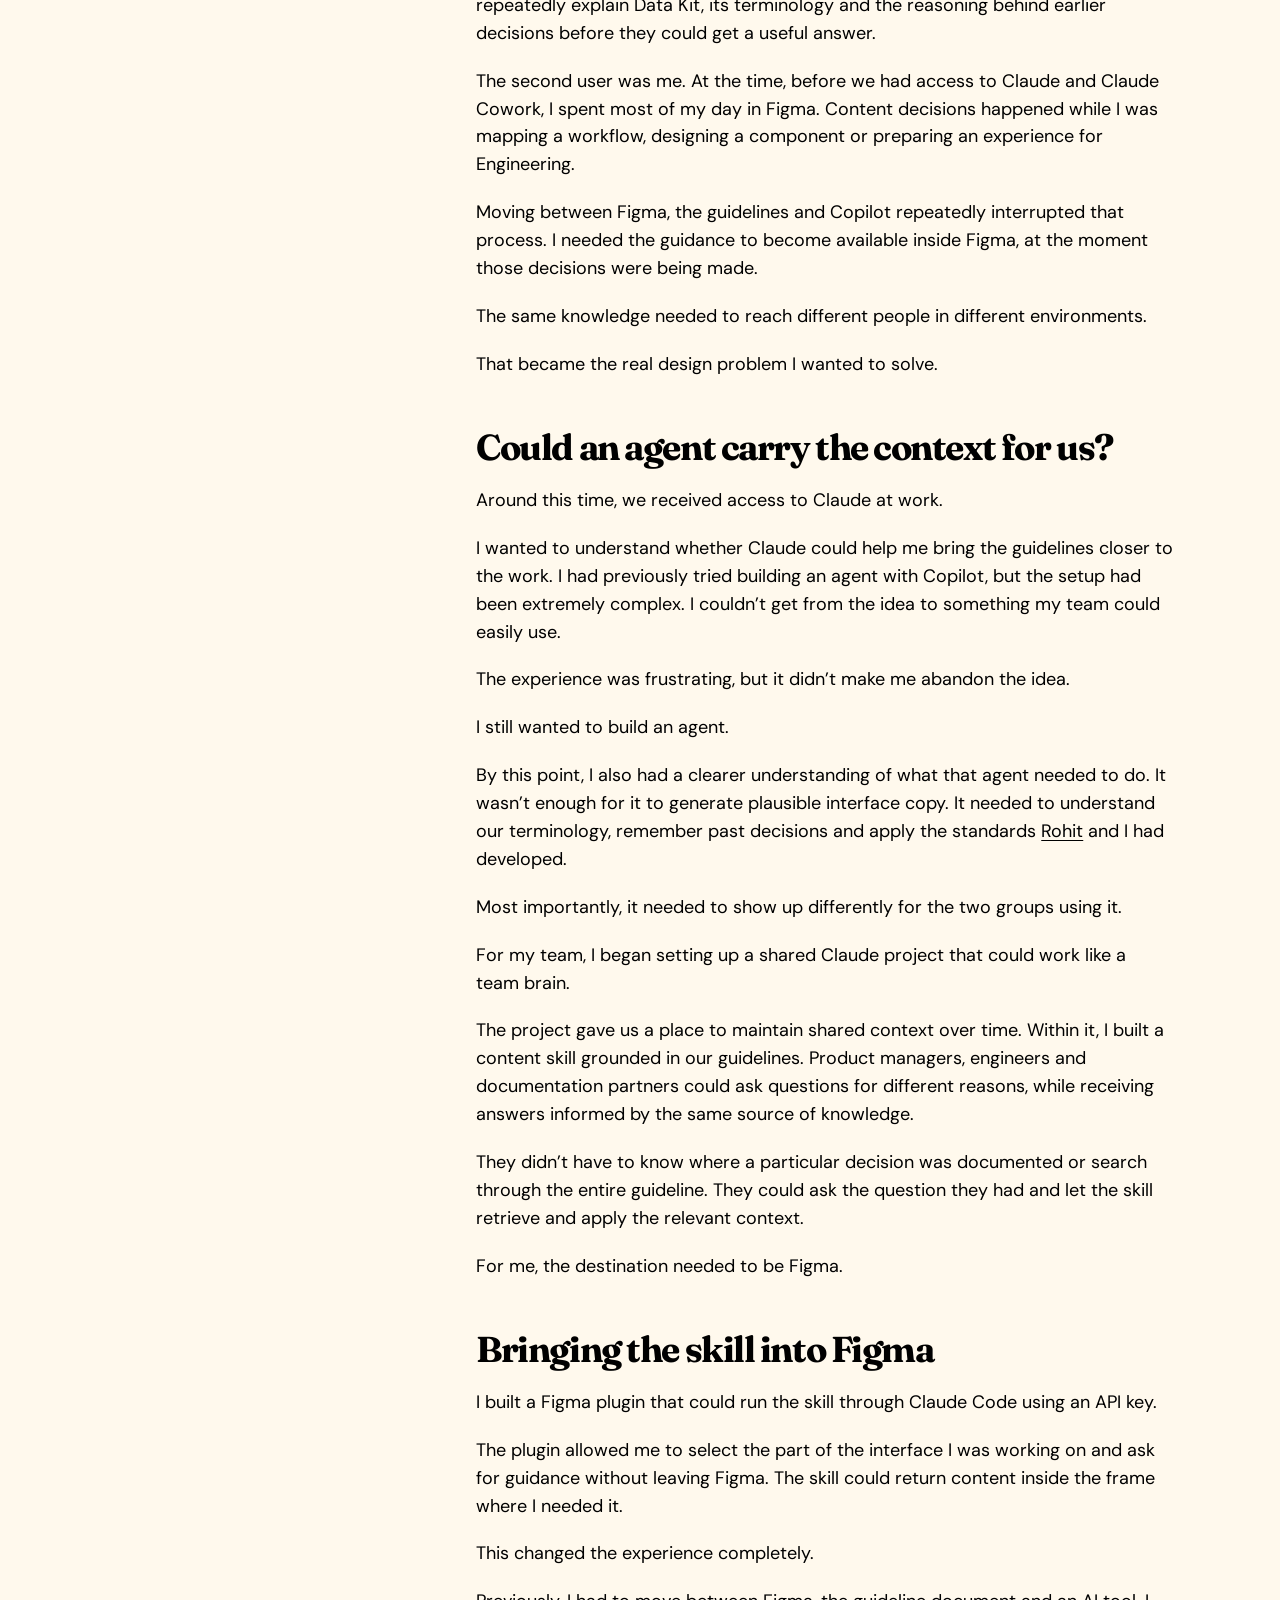
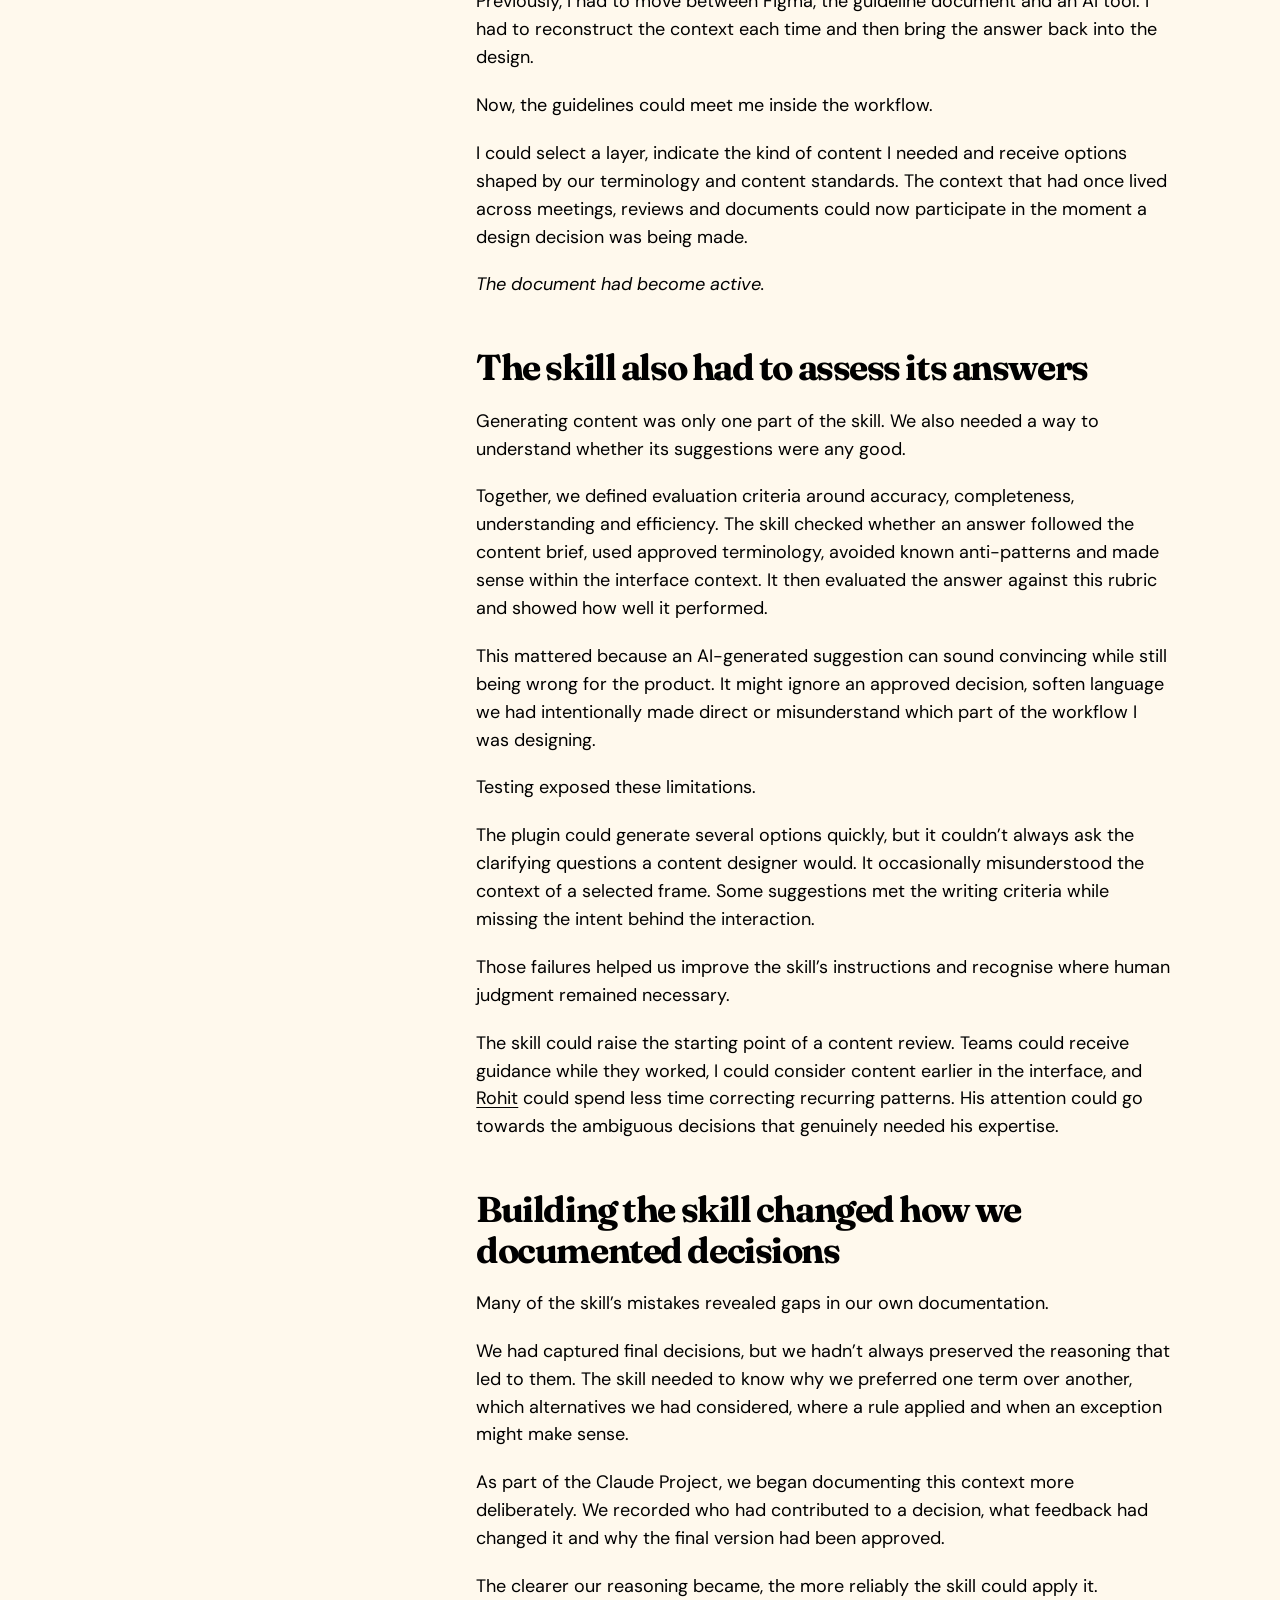
<file: field-notes/index.html>
<!doctype html>
<html lang="en">
  <head>
    <meta charset="utf-8">
    <meta name="viewport" content="width=device-width, initial-scale=1">
    <meta name="theme-color" content="#fff9ed">
    <meta name="apple-mobile-web-app-status-bar-style" content="default">
    <link rel="icon" type="image/png" sizes="32x32" href="/assets/icons/favicon-32.png?v=20260825-4">
    <link rel="icon" type="image/png" sizes="512x512" href="/assets/icons/favicon-master.png?v=20260825-4">
    <link rel="apple-touch-icon" sizes="180x180" href="/assets/icons/apple-touch-icon.png?v=20260825-4">
    <meta name="description" content="A growing library of Anusha Tigali&#39;s articles and learning notes about designing complex systems.">
    
    <title>Learning through experiments — Anusha Tigali</title>
    <link rel="preconnect" href="https://fonts.googleapis.com">
    <link rel="preconnect" href="https://fonts.gstatic.com" crossorigin>
    <link href="https://fonts.googleapis.com/css2?family=DM+Sans:opsz,wght@9..40,400;9..40,700&family=Fraunces:opsz,wght,SOFT,WONK@9..144,400,0,1;9..144,700,0,1&display=swap" rel="stylesheet">
    <link rel="stylesheet" href="/assets/css/tokens.css">
    <link rel="stylesheet" href="/assets/css/reset.css">
    <link rel="stylesheet" href="/assets/css/base.css?v=20260918-1">
    <link rel="stylesheet" href="/assets/css/layout.css?v=20260918-1">
    <link rel="stylesheet" href="/assets/css/components.css?v=20260919-2">
    <link rel="stylesheet" href="/assets/css/case-study.css?v=20260919-1">
    <link rel="stylesheet" href="/assets/css/not-found.css?v=20260823-2">
    <link rel="stylesheet" href="/assets/css/matcha-cafe.css?v=20260814-5">
    <link rel="stylesheet" href="/assets/css/learning-logs.css?v=20260827-4">
    <script src="/assets/js/case-study.js?v=20260815-8" defer></script>
    <script src="/assets/js/cards.js?v=20260915-1" defer></script>
    <script src="/assets/js/topic-drawer.js?v=20260814-3" defer></script>
    <script src="/assets/js/matcha-cafe.js?v=20260814-18" defer></script>
    <script src="/assets/js/learning-logs.js?v=20260823-3" defer></script>
    <script src="/assets/js/about-carousel.js?v=20260825-7" defer></script>
    <script src="/assets/js/scroll-header.js?v=20260823-1" defer></script>
  </head>
  <body class="learning-logs-page">
    <div class="learning-logs-shell">
  
  
  
  
  
<header class="profile-header" data-scroll-header>
  <div class="profile-title-row">
    
      <a class="profile-portrait" href="/about/" aria-label="About Anusha">
        <img src="/assets/images/profile-wind.gif" alt="">
      </a>
    
    
      <p class="profile-name"><a href="/">Anusha Tigali</a></p>
    
    
    
    <nav class="profile-actions" aria-label="Profile links">
      <a href="/">
        <span>Home</span>
      </a>
      <a href="/about/">
        <span>About</span>
      </a>
      <a href="https://www.linkedin.com/in/anusha-tigali-product-designer/" target="_blank" rel="noreferrer">
        <span>LinkedIn</span>
        <img class="profile-action-icon" src="/assets/icons/external-link.svg" alt="">
      </a>
    </nav>
  </div>
  
</header>


  <div class="learning-logs-layout">
    <aside class="learning-logs-tree" aria-label="Learning through experiments navigation" data-learning-logs-tree>
      <div class="learning-logs-tree-header">
        <p class="learning-logs-tree-title">Contents</p>
        <button class="learning-logs-tree-toggle" type="button" aria-expanded="false" aria-controls="learning-logs-tree-links">
          <span class="learning-logs-tree-toggle-icon" aria-hidden="true"></span>
          <span class="visually-hidden">Open reading list</span>
        </button>
      </div>
      <nav id="learning-logs-tree-links">
        <ul>
          <li>
            <a class="learning-logs-tree-link is-current" href="#postman-mock-server-research" aria-current="page">
              Designing for unfamiliar domains
            </a>
          </li>
          <li>
            <a class="learning-logs-tree-link" href="#data-kit-content-skill">
              Turning design and content collaboration into a team skill
            </a>
          </li>
          <li>
            <a class="learning-logs-tree-link learning-logs-tree-link--external" href="https://www.servicenow.com/community/user-experience-sig/prompt-smarter-not-harder-frameworks-for-writing-better-ai/ba-p/3269465" target="_blank" rel="noreferrer">
              <span>Framework for writing better prompts</span>
              <img src="/assets/icons/external-link.svg" alt="">
              <span class="visually-hidden"> (opens in a new tab)</span>
            </a>
          </li>
        </ul>
      </nav>
    </aside>

    <main class="learning-logs-content">
      <article class="learning-log-article" id="postman-mock-server-research">
  <header class="learning-log-article-header">
    <p class="learning-log-kicker">Learning log 01</p>
    <h1>Designing for unfamiliar domains</h1>
    <p class="learning-log-subtitle"><em>How being new to APIs led me to build a user research practice for developer tools at Postman.</em></p>
  </header>

  <dl class="learning-log-metadata">
    <div class="learning-log-metadata-topics"><dt>Topics</dt><dd>Postman <span aria-hidden="true">·</span> Developer tools <span aria-hidden="true">·</span> Product design <span aria-hidden="true">·</span> User research</dd></div>
    <div class="learning-log-metadata-product"><dt>Product</dt><dd>Mock Servers</dd></div>
    <div class="learning-log-metadata-collaborators"><dt>Worked with</dt><dd>Engineering and Product</dd></div>
    <div class="learning-log-metadata-research"><dt>Research</dt><dd>~6 months of usage data · ~100 engaged users identified · ~10 participants · ~30 days of iterative research</dd></div>
    <div class="learning-log-metadata-outcome"><dt>Outcome</dt><dd>Validated a product direction with users and created a reusable research playbook for other designers at Postman</dd></div>
  </dl>

  <figure class="learning-log-shoutouts" aria-label="Colleague feedback">
    <img src="/assets/images/dsat-shout-out-research-playbook.png" alt="An anonymized colleague message praising the documented UX research process and templates.">
    <img src="/assets/images/dsat-shout-out-research-presentation.png" alt="An anonymized colleague message praising the research presentation and its impact on the design team.">
    <figcaption>Some shoutouts from my team.</figcaption>
  </figure>

  <div class="learning-log-copy">
    <section class="learning-log-tldr">
      <h2>TL;DR</h2>
      <div class="learning-log-tldr-flow">
        <p>I didn’t know enough</p>
        <p>→ so I used product analytics to find experienced users</p>
        <p>but I couldn’t understand every technical detail</p>
        <p>→ so I partnered with engineers during research</p>
        <p>But we didn't just want the conversation to end with a feature list</p>
        <p>→ so we observed real workflows and built with users</p>
        <p>we tested and iterated for ~30 days</p>
        <p>→ took the evidence back to product leadership</p>
        <p>→ and turned what worked into a research playbook for other designers.</p>
      </div>
      <p><strong>That's the neat version.</strong></p>
    </section>

    <p>The interesting parts are everything that happened between those arrows: how we used six months of usage data to find the right developers, why engineers became part of my research process, what changed when users became collaborators instead of interview participants, the research session that didn't go according to plan, and how one product study eventually became a reusable research practice.</p>

    <section>
      <h2>Designing a developer tool I didn't yet understand</h2>
      <p>When I joined Postman, I was moving from an agency into a product company. I was also moving into a technical domain that was completely unfamiliar to me: APIs.</p>
      <p>One of the first developer tools I was responsible for was Postman Mock Servers.</p>
      <p>The simplest way to understand a mock server is as a stand-in for a real server. When teams are building APIs, the client and server may not be ready at the same time. Developers still need a way to build and test how the two will eventually communicate, so a mock server gives them something predictable to work with before the real server exists.</p>
      <p><em>I understood how this worked in theory.</em></p>
      <p>What I didn't understand was how developers were actually using it.</p>
      <figure class="learning-log-article-image">
        <img src="/assets/images/learning-log-01-the-mess.jpg" alt="Three perspectives on the Mock Server problem: the team asks how creation and consumption connect, stakeholders question whether users need the proposed solution, and internal conversations reveal the need to research real user workflows.">
        <figcaption>Our early understanding was fragmented across team questions, stakeholder assumptions, and internal conversations. We needed direct research to understand how developers actually used Mock Servers.</figcaption>
      </figure>
      <p>That mattered because the PM who had previously owned Mock Servers was leaving when I joined the team. There wasn't a clear product roadmap waiting for us. There was me, a product designer still learning APIs, and a team of engineers who understood the technology far better than I did.</p>
      <p>I was fortunate to work closely with an engineer, <a href="https://www.linkedin.com/in/aman-dhembla-75a784103/" target="_blank" rel="noreferrer">Aman Dhembla<span class="visually-hidden"> (opens in a new tab)</span></a>, who helped me understand the fundamentals of APIs, Mock Servers and the underlying technology. As a team, we could generate plenty of ideas for what the product could do next.</p>
      <p>So I learnt how Mock Servers were meant to be used. I didn't know whether that matched how developers actually used them, where they struggled, what they'd worked around, or where Mock Servers fit into their broader API development workflow.</p>
      <p>Before making product decisions, I needed to understand that.</p>
    </section>

    <section>
      <h2>Using product analytics to find the right users</h2>
      <p><em>The first question was which developers.</em></p>
      <p>Someone who had created one mock server once wouldn't necessarily tell us much about how the product fit into a real development workflow. Fortunately, usage analytics had already been set up for Mock Servers.</p>
      <p><a href="https://www.linkedin.com/in/aman-dhembla-75a784103/" target="_blank" rel="noreferrer">Aman Dhembla<span class="visually-hidden"> (opens in a new tab)</span></a> and I reviewed roughly six months of usage data to identify developers who used Mock Servers regularly.</p>
      <p>We deliberately looked beyond one-time creation. We wanted sustained behaviour: <em>developers who had created mock servers, returned to use them, and potentially created more.</em></p>
      <p>These were people for whom Mock Servers appeared to be an actual part of their work.</p>
      <p>Research recruitment brought another set of practical questions. We had to understand company policies, decide how to compensate participants for their time, and find incentives that made sense for Postman's developer community. We eventually offered Amazon gift vouchers alongside Postman swag.</p>
      <p>We contacted around 100 users, <em>about ten responded.</em></p>
      <p>The analytics had helped us identify who to speak to. The research could now help us understand why they behaved the way they did.</p>
      <p>But getting those developers into a conversation exposed the next gap.</p>
      <p>Many of them knew far more about APIs than I did.</p>
    </section>

    <section>
      <h2>Pairing design research with engineering expertise</h2>
      <p>Being new to APIs meant accepting the limits of my technical knowledge.</p>
      <p>The developers we interviewed could surface deeply technical questions I wasn't equipped to answer. Pretending otherwise wouldn't make the research better.</p>
      <p>So I stopped treating user research as something the designer needed to conduct alone.</p>
      <p>I began partnering with an engineer during research sessions.</p>
      <p>The engineer could explore technical details, understand implementation questions and troubleshoot problems as they emerged. That allowed me to concentrate on a different layer of the developer experience.</p>
      <p>Where did someone hesitate? What did they ignore? What had they learned to work around? Where did their mental model differ from ours?</p>
      <p>The partnership worked because neither of us needed to play the other's role. Engineering brought technical depth. I focused on user behaviour, workflows and experience.</p>
      <p>I didn't need to be the API expert in the room. I needed to make sure the right expertise was represented in it.</p>
      <p>That solved the knowledge gap in the conversation.</p>
      <p>But there was another limitation I wanted to avoid: asking developers to describe their workflows instead of actually seeing them.</p>
    </section>

    <section>
      <h2>Moving from user interviews to collaborative prototyping</h2>
      <p>I didn't want the research to become a series of interviews where developers told us what features they wanted and we went away with a list.</p>
      <p>We wanted to see the work itself. So we structured the research in two parts.</p>
      <p>First, developers walked us through how they currently used Mock Servers. This gave us direct observation of their workflows and allowed us to compare what we saw with patterns in our product analytics.</p>
      <p><em>Then the relationship changed.</em></p>
      <p>Instead of only interviewing users, we started building with them.</p>
      <p>We created our own mock servers and API collections. We brought product concepts into sessions and let participants work through newer versions of the experience with us.</p>
      <figure class="learning-log-article-image">
        <img src="/assets/images/learning-log-01-some-struggles.jpg" alt="A collage of early Mock Server interface concepts exploring instant creation, grouping response examples, mapping mock APIs to real API structures, configuring requests and responses, and exposing all required settings.">
        <figcaption>Early concepts helped us test key product decisions with developers: how quickly a mock server should be created, how examples should be grouped, and how the experience should reflect real API workflows.</figcaption>
      </figure>
      <p>Instead of waiting until a redesign was finished to discover whether our assumptions were wrong, we could test ideas while they were still changing.</p>
      <p class="learning-log-highlight"><strong>Observe → Build → Test → Learn → Iterate → Repeat</strong></p>
      <p>We worked this way for roughly 30 days.</p>
      <p>The product direction gradually became something that had evolved alongside the developers using Mock Servers rather than something the team had brainstormed internally.</p>
      <p>That changed the conversation when we eventually took the work to product leadership.</p>
      <p>We weren't simply saying, here's what we think we should build.</p>
      <p>We could show what we'd observed, what we'd tried, what hadn't worked, what we'd changed, and why we believed the product direction made sense.</p>
      <p>Research had become part of product decision-making rather than a validation step at the end.</p>
      <p><em>But once you let real users into the process this closely, research doesn't always follow the plan.</em></p>
    </section>

    <section>
      <h2>Things don't always go according to plan</h2>
      <p>One participant really didn't want to talk about the things I'd planned to discuss. He was frustrated with other parts of Postman. And for almost 45 minutes, he told us about them. Most of those problems weren't something I owned. But he was a customer. He paid for the product, used it regularly and had finally been given a direct line to someone from the company.</p>
      <p><em>So I listened.</em></p>
      <p>I couldn't promise that everything would be fixed, particularly when much of it belonged to other product teams. But I could make sure he felt heard and take the feedback back to the right people.</p>
      <p>Even though things didn't go according to plan, I learnt something very important—and often tricky to solve for enterprises…</p>
      <p class="learning-log-highlight"><strong>Users experience the product as a whole—not just the part your team owns.</strong></p>
      <p>They don't experience one feature as my team's product and another as someone else's product. They experience Postman. Sometimes useful research means allowing a conversation to go somewhere you hadn't planned, because that's where the user's actual experience is. After a month of working this way, we'd learned a lot about Mock Servers. But I'd also learned something about how designers could conduct research in a highly technical product without needing to work alone or already be the domain expert. That felt useful beyond one project.</p>
    </section>

    <section>
      <h2>Turning one product study into a reusable research practice</h2>
      <p>At the time, Postman no longer had the dedicated research team it previously had.</p>
      <p>There was research knowledge within the organisation, but two challenges kept coming up:</p>
      <ul>
        <li>Designers didn't necessarily have a clear, repeatable process for conducting user research independently.</li>
        <li>A lot of designers also felt the same way I did: they were designers, not developers, so they didn't feel confident taking charge of these sessions with users.</li>
      </ul>
      <p>The Mock Servers project had forced me to work through many of those questions myself.</p>
      <p>How do you identify meaningful users using behavioural data? How do you recruit and compensate research participants? When should an engineer join a research session? How do you observe real developer workflows rather than rely only on self-reported behaviour? How do you involve users while product ideas are still evolving? And how do you turn research findings into product decisions?</p>
      <p>By this point, we'd developed an approach that worked for us.</p>
      <p>So I documented it.</p>
      <p>I brought together the research structure, recruitment approach, templates, ways of partnering with engineers, iterative testing cycles and lessons from the Mock Servers study.</p>
      <p>That became a reusable research playbook that other designers at Postman could use to conduct their own studies.</p>
      <p>The project had started because I didn't know enough about the technical product I'd been asked to design.</p>
      <p>It ended by giving other designers a structured way to learn what they didn't know too.</p>
    </section>

    <section>
      <h2>What I carried forward</h2>
      <p>Looking back, I'm proud of the product work we did on Mock Servers.</p>
      <p>But the thing that stayed with me wasn't a particular screen.</p>
      <p>It was learning how to design effectively when I wasn't the domain expert.</p>
      <p>When I started, I thought my obvious weakness was that I didn't know enough about APIs. Over time, I realised that becoming the person who knew everything wasn't the goal.</p>
      <p>I had engineers who understood the technology and users who understood their workflows better than any of us.</p>
      <p>I had product analytics that could help me find the right users.</p>
      <p>And I had research and design methods that could bring those perspectives together.</p>
      <p>The important part was recognising where my understanding stopped and creating a reliable way to fill those gaps.</p>
      <p>I now enjoy carrying this way of working into the increasingly technical products I've designed over the last three to five years.</p>
    </section>
  </div>
</article>

      <article class="learning-log-article" id="data-kit-content-skill">
  <header class="learning-log-article-header">
    <p class="learning-log-kicker">Learning log 02</p>
    <h1>Turning our design and content collaboration into a skill the whole team could use</h1>
    <p class="learning-log-subtitle"><em>How we transformed shared guidelines and judgment into an evaluated AI skill that met people inside their workflows.</em></p>
  </header>

  <dl class="learning-log-metadata">
    <div class="learning-log-metadata-topics"><dt>Topics</dt><dd>ServiceNow <span aria-hidden="true">·</span> Content design <span aria-hidden="true">·</span> Product design <span aria-hidden="true">·</span> AI skills</dd></div>
    <div class="learning-log-metadata-product"><dt>Product</dt><dd><a class="learning-log-metadata-link" href="https://www.servicenow.com/docs/r/intelligent-experiences/now-assist-data-kit/now-assist-data-kit-landing.html" target="_blank" rel="noreferrer">AI DataKit</a></dd></div>
    <div class="learning-log-metadata-contributors"><dt>Collaborators</dt><dd><a class="learning-log-metadata-link" href="https://www.linkedin.com/in/rohit-nair-ux-writer/" target="_blank" rel="noreferrer">Rohit Suresh Nair</a></dd></div>
    <div class="learning-log-metadata-collaborators"><dt>Worked with</dt><dd>Content Design, Product, Engineering and Documentation</dd></div>
    <div class="learning-log-metadata-outcome"><dt>Outcome</dt><dd>A shared content skill in Claude and a Figma plugin that brought evaluated guidance into the team’s workflows</dd></div>
  </dl>

  <div class="learning-log-copy">
    <p>When I began designing for <a href="https://www.servicenow.com/docs/r/intelligent-experiences/now-assist-data-kit/now-assist-data-kit-landing.html" target="_blank" rel="noreferrer">Data Kit</a>, we didn’t have a content designer embedded in the team.</p>
    <p>That didn’t mean the product had no content. It meant everyone contributed to it.</p>
    <p>I wrote labels and messaging while designing workflows. Product managers helped explain unfamiliar ideas. Engineers added messages when they encountered missing states. Documentation teams needed to understand the terminology well enough to explain the product elsewhere.</p>
    <p>We were all trying to make the product understandable, but we were making decisions at different times and with different contexts.</p>
    <p>The inconsistencies appeared gradually.</p>
    <p>The challenge wasn’t inconsistency within Data Kit. It was introducing a new product inside a much larger ecosystem where many words already carried established meanings.</p>
    <p>Data Kit needed language for concepts that were new to the product, but some of those terms were already being used elsewhere in ServiceNow. A word such as “dataset” could mean one thing within Data Kit and something slightly different in another product. The language might be clear within an individual workflow, yet become confusing when users encountered it across the wider platform.</p>
    <p>We needed to define a voice and vocabulary that made Data Kit feel coherent as its own product while remaining understandable to teams building the products around it.</p>
    <p>That was when <a href="https://www.linkedin.com/in/rohit-nair-ux-writer/" target="_blank" rel="noreferrer">Rohit</a>, a content designer, joined the project. Together, we began creating a shared tone of voice and a clearer terminology system for Data Kit, one that our team could use consistently and other teams across ServiceNow could understand.</p>

    <section>
      <h2>We started designing together</h2>
      <p>Our collaboration began with reviews, but it quickly became co-design sessions.</p>
      <p>Instead of sending <a href="https://www.linkedin.com/in/rohit-nair-ux-writer/" target="_blank" rel="noreferrer">Rohit</a> a finished screen and asking him to improve the words, we started bringing him into the work earlier. We looked at workflows together, talked about what a user might already understand, what needed to be explained and where the product was asking them to learn something new.</p>
      <p>Sometimes a content question changed the decisions on interface or experience.</p>
      <p>If an action was difficult to name, perhaps the action itself wasn’t clear enough. If a message needed a paragraph to explain what had happened, perhaps the interaction wasn’t doing enough. If two similar concepts required different terminology, we had to understand whether users would recognise the difference too.</p>
      <p>The experience was taking shape through both interaction and language.</p>
      <p>I wasn’t designing a space and waiting for words to fill it. <a href="https://www.linkedin.com/in/rohit-nair-ux-writer/" target="_blank" rel="noreferrer">Rohit</a> wasn’t editing language after the important product decisions had been made. We were shaping the experience together.</p>
      <p>As we worked, Rohit began documenting the decisions we made.</p>
      <p>The document grew into a set of content guidelines for Data Kit. It included voice and tone, a glossary, terminology, naming conventions, UI writing patterns, error messages and guidance for recurring components.</p>
      <p>For the first time, design, product, engineering and documentation had a shared reference for how the product should communicate.</p>
      <p>But having a shared document didn’t mean the guidance naturally became part of everyone’s work.</p>
    </section>

    <section>
      <h2>But how would people actually use the guidelines?</h2>
      <p>I regularly referred to the document while designing. I had also started giving the guidelines to Copilot, one of the AI tools available within the company, and asking it to generate content that followed them.</p>
      <p>It helped. I could bring the document and the interface problem together, then ask Copilot to suggest content.</p>
      <p>But the process still felt incomplete.</p>
      <p>Every time I needed help, I had to move away from the work, bring the right context into the tool and explain what I was doing. The guidelines could answer questions, but they were waiting for someone to carry them into the conversation.</p>
      <p>The more I used them, the more I realised that the problem wasn’t only the quality of the document.</p>
      <p><em>The guidance needed to meet its users.</em></p>
    </section>

    <section>
      <h2>There were two kinds of users who would use these guidelines</h2>
      <p>The first was my team: Product, Engineering and Documentation. They needed a common reference they could return to whenever questions came up, with answers grounded in the decisions we had already made.</p>
      <p>They also needed that context to carry from one conversation to the next. Copilot treated each interaction like a new beginning, which meant people had to repeatedly explain Data Kit, its terminology and the reasoning behind earlier decisions before they could get a useful answer.</p>
      <p>The second user was me. At the time, before we had access to Claude and Claude Cowork, I spent most of my day in Figma. Content decisions happened while I was mapping a workflow, designing a component or preparing an experience for Engineering.</p>
      <p>Moving between Figma, the guidelines and Copilot repeatedly interrupted that process. I needed the guidance to become available inside Figma, at the moment those decisions were being made.</p>
      <p>The same knowledge needed to reach different people in different environments.</p>
      <p>That became the real design problem I wanted to solve.</p>
    </section>

    <section>
      <h2>Could an agent carry the context for us?</h2>
      <p>Around this time, we received access to Claude at work.</p>
      <p>I wanted to understand whether Claude could help me bring the guidelines closer to the work. I had previously tried building an agent with Copilot, but the setup had been extremely complex. I couldn’t get from the idea to something my team could easily use.</p>
      <p>The experience was frustrating, but it didn’t make me abandon the idea.</p>
      <p>I still wanted to build an agent.</p>
      <p>By this point, I also had a clearer understanding of what that agent needed to do. It wasn’t enough for it to generate plausible interface copy. It needed to understand our terminology, remember past decisions and apply the standards <a href="https://www.linkedin.com/in/rohit-nair-ux-writer/" target="_blank" rel="noreferrer">Rohit</a> and I had developed.</p>
      <p>Most importantly, it needed to show up differently for the two groups using it.</p>
      <p>For my team, I began setting up a shared Claude project that could work like a team brain.</p>
      <p>The project gave us a place to maintain shared context over time. Within it, I built a content skill grounded in our guidelines. Product managers, engineers and documentation partners could ask questions for different reasons, while receiving answers informed by the same source of knowledge.</p>
      <p>They didn’t have to know where a particular decision was documented or search through the entire guideline. They could ask the question they had and let the skill retrieve and apply the relevant context.</p>
      <p>For me, the destination needed to be Figma.</p>
    </section>

    <section>
      <h2>Bringing the skill into Figma</h2>
      <p>I built a Figma plugin that could run the skill through Claude Code using an API key.</p>
      <p>The plugin allowed me to select the part of the interface I was working on and ask for guidance without leaving Figma. The skill could return content inside the frame where I needed it.</p>
      <p>This changed the experience completely.</p>
      <p>Previously, I had to move between Figma, the guideline document and an AI tool. I had to reconstruct the context each time and then bring the answer back into the design.</p>
      <p>Now, the guidelines could meet me inside the workflow.</p>
      <p>I could select a layer, indicate the kind of content I needed and receive options shaped by our terminology and content standards. The context that had once lived across meetings, reviews and documents could now participate in the moment a design decision was being made.</p>
      <p><em>The document had become active.</em></p>
    </section>

    <section>
      <h2>The skill also had to assess its answers</h2>
      <p>Generating content was only one part of the skill. We also needed a way to understand whether its suggestions were any good.</p>
      <p>Together, we defined evaluation criteria around accuracy, completeness, understanding and efficiency. The skill checked whether an answer followed the content brief, used approved terminology, avoided known anti-patterns and made sense within the interface context. It then evaluated the answer against this rubric and showed how well it performed.</p>
      <p>This mattered because an AI-generated suggestion can sound convincing while still being wrong for the product. It might ignore an approved decision, soften language we had intentionally made direct or misunderstand which part of the workflow I was designing.</p>
      <p>Testing exposed these limitations.</p>
      <p>The plugin could generate several options quickly, but it couldn’t always ask the clarifying questions a content designer would. It occasionally misunderstood the context of a selected frame. Some suggestions met the writing criteria while missing the intent behind the interaction.</p>
      <p>Those failures helped us improve the skill’s instructions and recognise where human judgment remained necessary.</p>
      <p>The skill could raise the starting point of a content review. Teams could receive guidance while they worked, I could consider content earlier in the interface, and <a href="https://www.linkedin.com/in/rohit-nair-ux-writer/" target="_blank" rel="noreferrer">Rohit</a> could spend less time correcting recurring patterns. His attention could go towards the ambiguous decisions that genuinely needed his expertise.</p>
    </section>

    <section>
      <h2>Building the skill changed how we documented decisions</h2>
      <p>Many of the skill’s mistakes revealed gaps in our own documentation.</p>
      <p>We had captured final decisions, but we hadn’t always preserved the reasoning that led to them. The skill needed to know why we preferred one term over another, which alternatives we had considered, where a rule applied and when an exception might make sense.</p>
      <p>As part of the Claude Project, we began documenting this context more deliberately. We recorded who had contributed to a decision, what feedback had changed it and why the final version had been approved.</p>
      <p>The clearer our reasoning became, the more reliably the skill could apply it.</p>
      <p>This changed what documentation meant to me. I had previously thought of it as a way to help someone understand work that had already happened. Now, it could also influence work that hadn’t happened yet.</p>
      <p>A decision captured today could guide the next person asking a question, the next designer working through a flow and the next version of the skill.</p>
      <p><em>Documentation was becoming part of the product’s infrastructure.</em></p>
    </section>

    <section>
      <h2>Creating a shared context for the team</h2>
      <p>The Claude Project gave Product, Engineering, Design and Documentation a shared context space.</p>
      <p>People could ask different questions while drawing from the same accumulated knowledge. They no longer had to begin every conversation by explaining Data Kit, defining its terminology and reconstructing the reasoning behind earlier decisions.</p>
      <p>The context could be maintained collectively and carried from one conversation to the next.</p>
      <p>The way we created that context mattered.</p>
      <p><a href="https://www.linkedin.com/in/rohit-nair-ux-writer/" target="_blank" rel="noreferrer">Rohit</a> brought the content principles, terminology, rubrics and professional judgment. I brought the product context, workflows, interaction patterns and an understanding of where the capability needed to meet its users.</p>
      <p>Together, we decided what the skill should know, how it should respond, how its answers should be assessed and when it needed to defer to a person.</p>
      <p>The most valuable output was the reasoning we developed through working together, captured in a form that the wider team could use.</p>
    </section>

    <section>
      <h2>Designers need a voice in how AI enters the work</h2>
      <p>Roles across many industries are changing as AI becomes part of everyday work. That evolution will continue whether or not we participate in shaping it.</p>
      <p>Designers are still responsible for making decisions. We decide which problems are worth solving, what people need, where automation can help and where human judgment needs to remain central.</p>
      <p>This means developing a point of view about how AI enters our workflows. We should be able to identify where it can reduce repetitive work, where it can make shared knowledge easier to access and where it could weaken the quality of a decision. We also need ways to evaluate what it produces rather than accepting an answer because it sounds convincing.</p>
      <p>In this project, AI helped us make our collaboration available to more people. It gave the team a shared place to access context, brought content guidance closer to the design process and helped us use <a href="https://www.linkedin.com/in/rohit-nair-ux-writer/" target="_blank" rel="noreferrer">Rohit’s</a> expertise more deliberately.</p>
      <p>Our collaboration remained central. The skill allowed the reasoning we developed together to remain available, even when neither of us was in the room.</p>
      <p class="learning-log-highlight"><strong>That is the role I want AI to play in my work: carrying carefully developed human judgment further, while keeping people responsible for deciding where and how it should be used.</strong></p>
    </section>
  </div>
</article>

      
    </main>
  </div>

  <footer class="learning-logs-footer">
    <p>© 2026 | Built using Figma, Codex, VSCode and Github</p>
  </footer>
</div>

  </body>
</html>
</file>
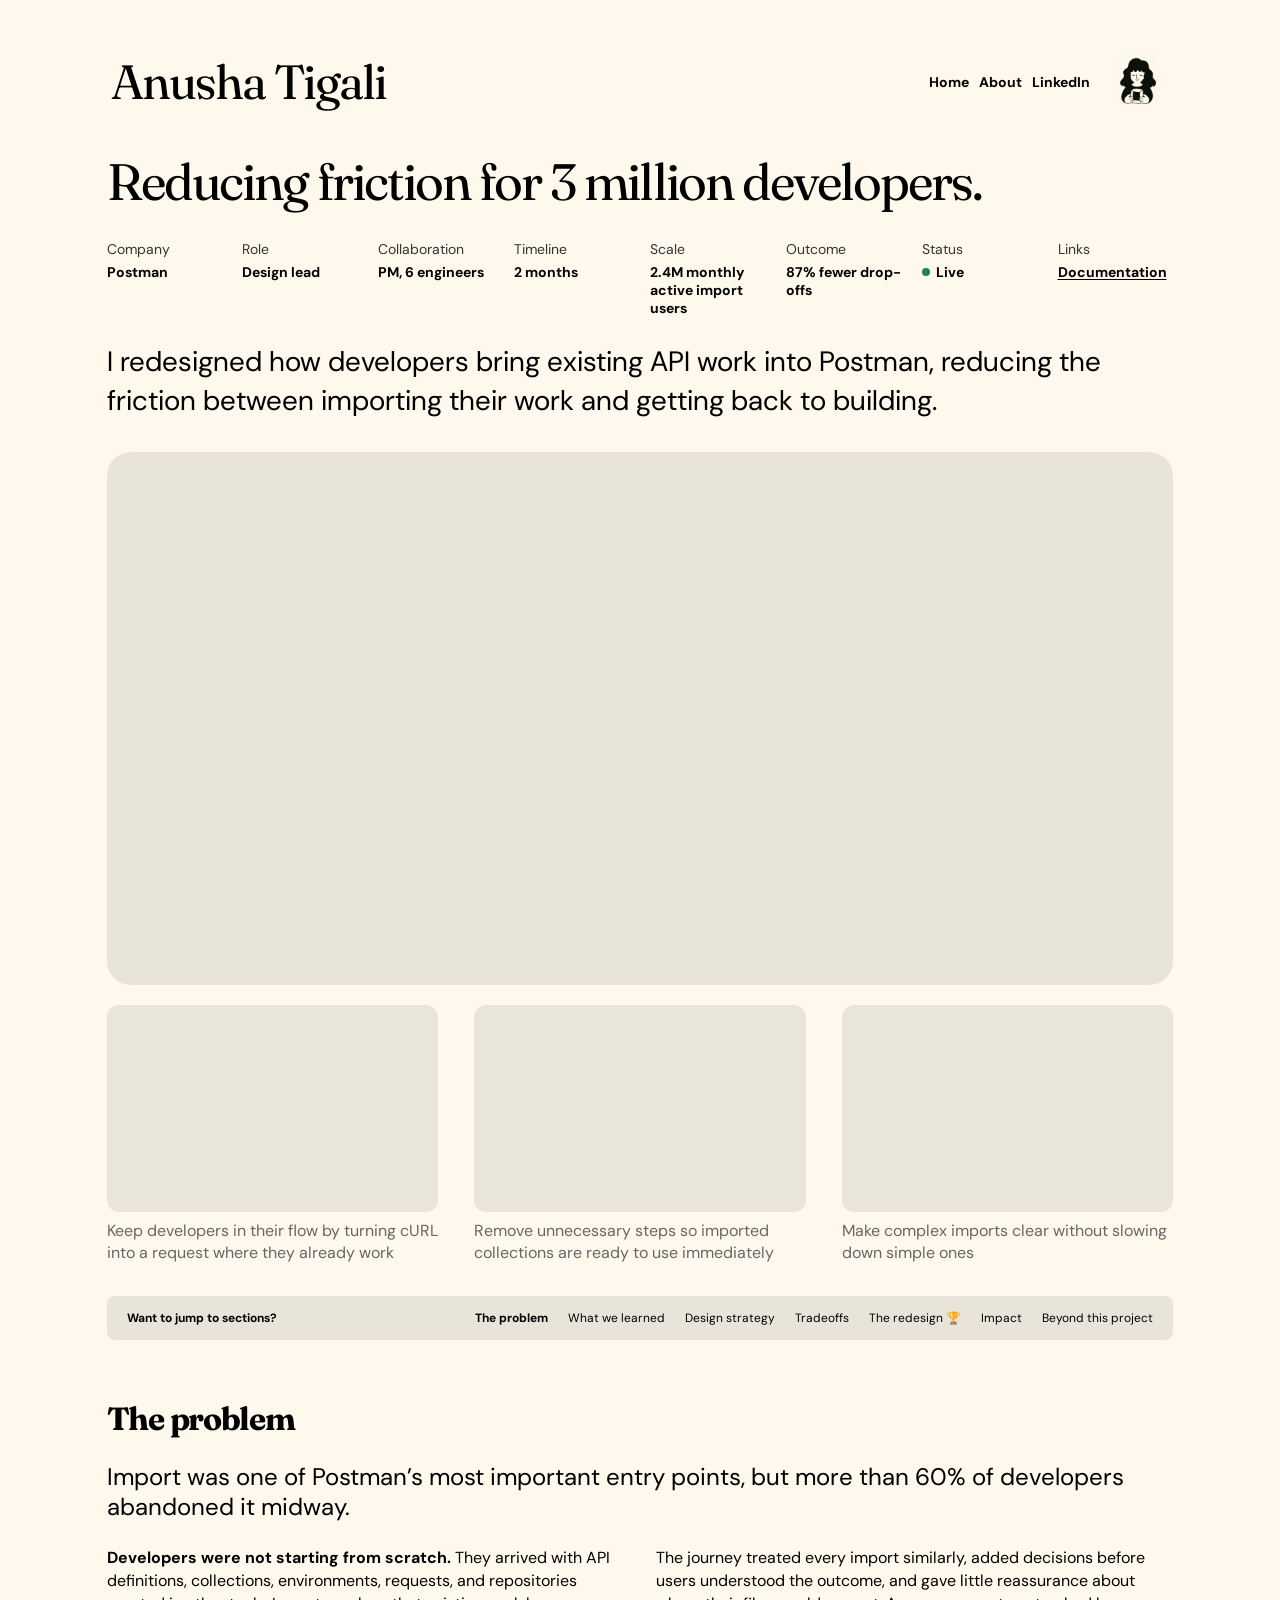
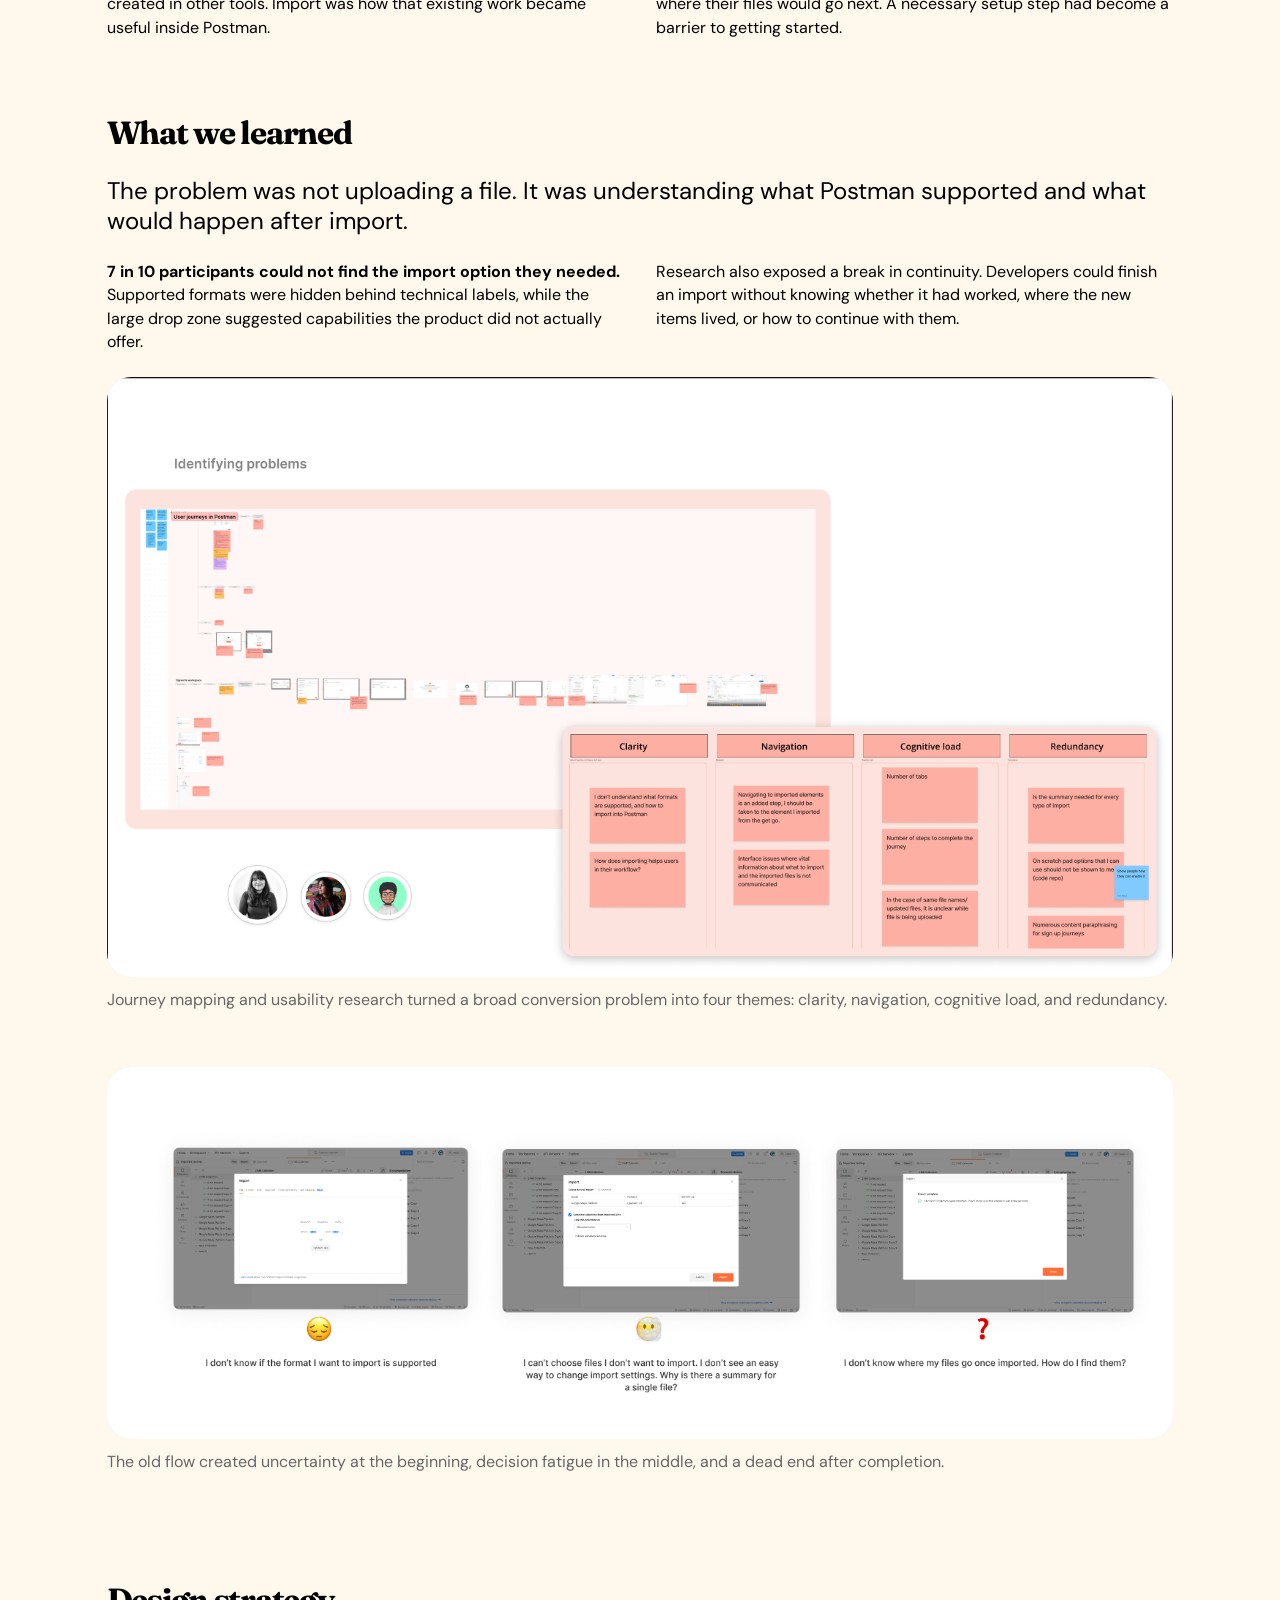
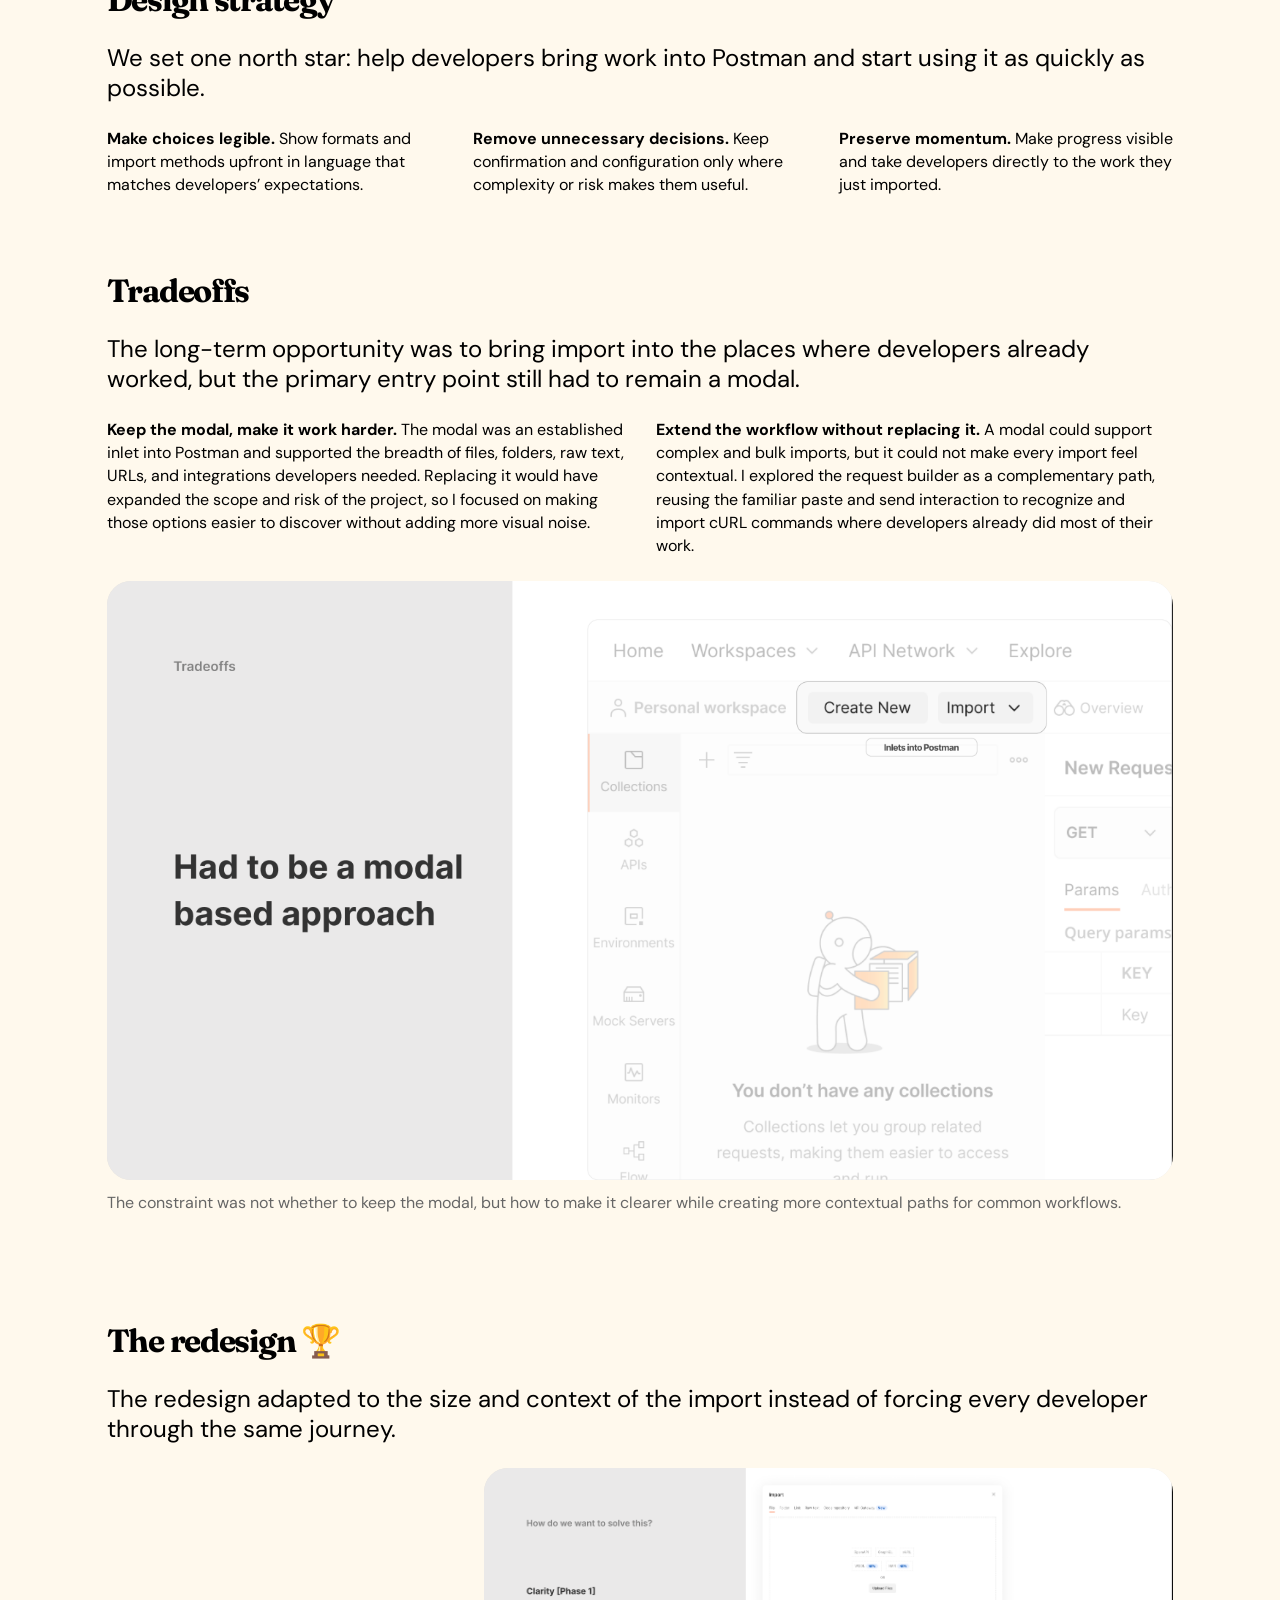
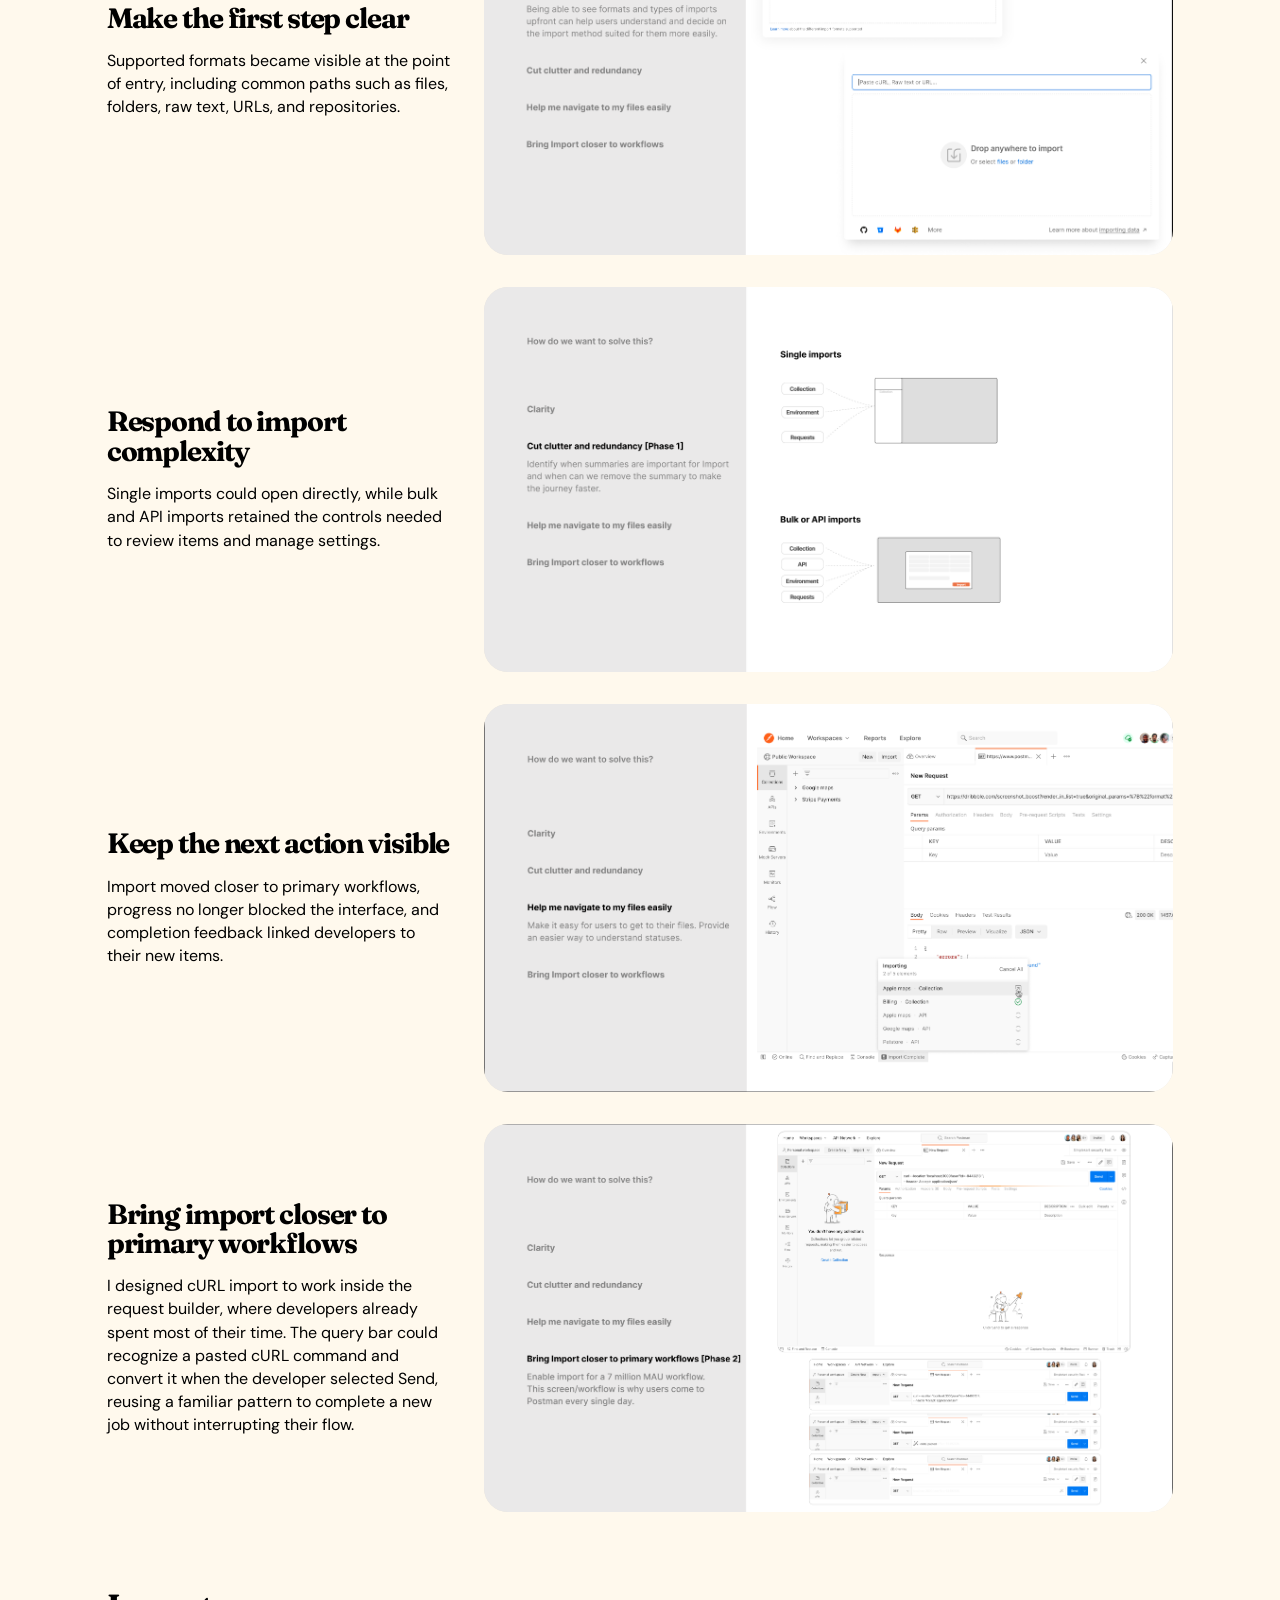
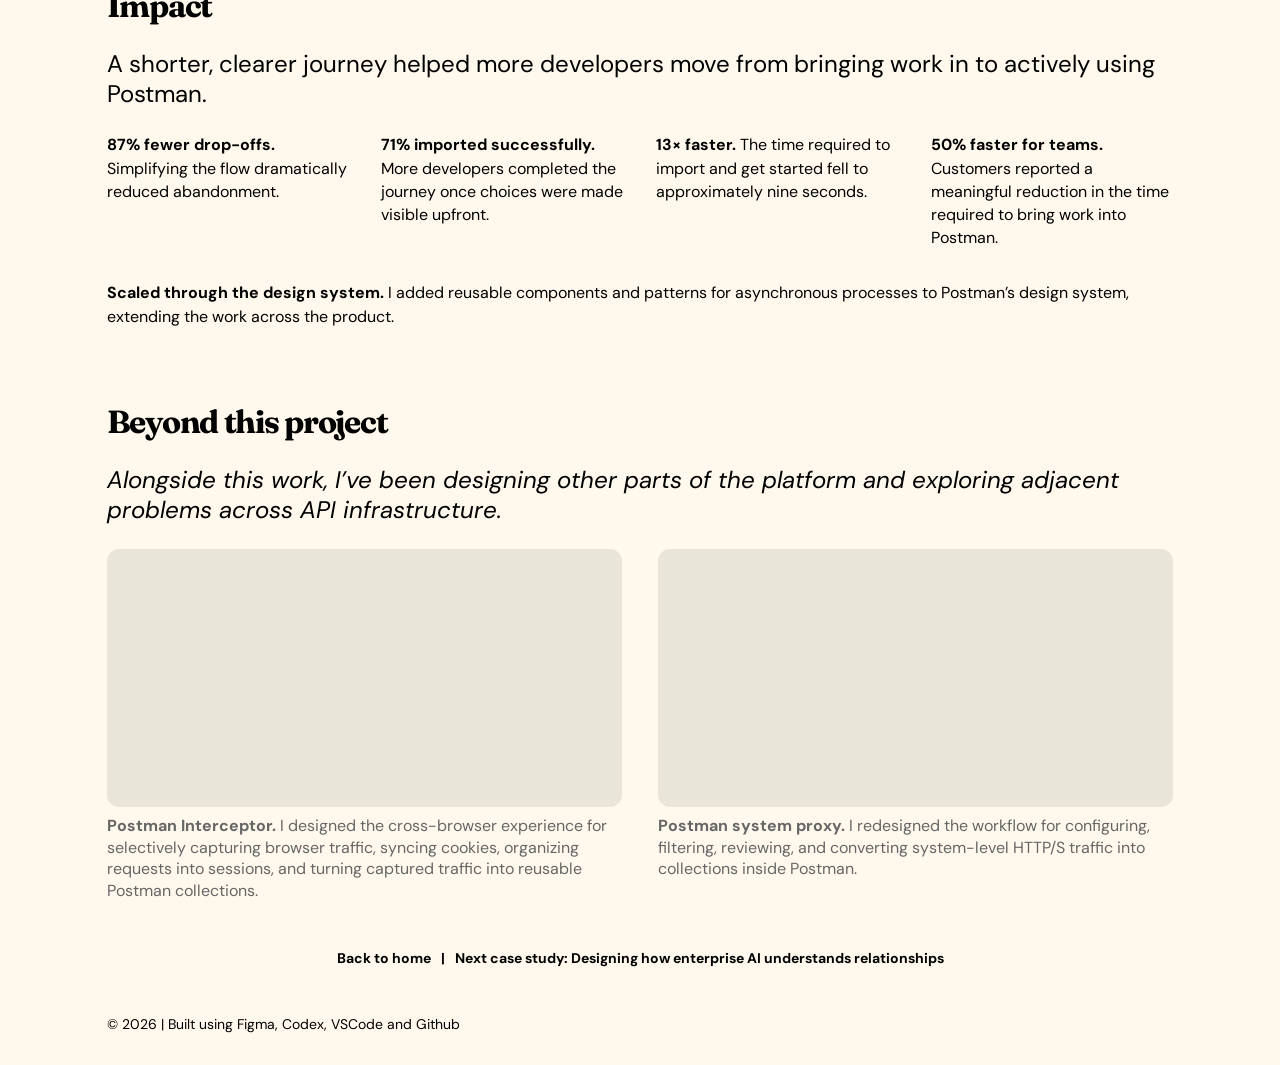
<file: work/curl-import/index.html>
<!doctype html>
<html lang="en">
  <head>
    <meta charset="utf-8">
    <meta name="viewport" content="width=device-width, initial-scale=1">
    <meta name="theme-color" content="#fff9ed">
    <meta name="apple-mobile-web-app-status-bar-style" content="default">
    <link rel="icon" type="image/png" sizes="32x32" href="/assets/icons/favicon-32.png?v=20260825-4">
    <link rel="icon" type="image/png" sizes="512x512" href="/assets/icons/favicon-master.png?v=20260825-4">
    <link rel="apple-touch-icon" sizes="180x180" href="/assets/icons/apple-touch-icon.png?v=20260825-4">
    <meta name="description" content="Staff product designer working across API tooling, AI infrastructure, knowledge graphs, and data generators.">
    
    <title>Reducing friction for 3 million developers. — Anusha Tigali</title>
    <link rel="preconnect" href="https://fonts.googleapis.com">
    <link rel="preconnect" href="https://fonts.gstatic.com" crossorigin>
    <link href="https://fonts.googleapis.com/css2?family=DM+Sans:opsz,wght@9..40,400;9..40,700&family=Fraunces:opsz,wght,SOFT,WONK@9..144,400,0,1;9..144,700,0,1&display=swap" rel="stylesheet">
    <link rel="stylesheet" href="/assets/css/tokens.css">
    <link rel="stylesheet" href="/assets/css/reset.css">
    <link rel="stylesheet" href="/assets/css/base.css?v=20260918-1">
    <link rel="stylesheet" href="/assets/css/layout.css?v=20260918-1">
    <link rel="stylesheet" href="/assets/css/components.css?v=20260919-2">
    <link rel="stylesheet" href="/assets/css/case-study.css?v=20260919-1">
    <link rel="stylesheet" href="/assets/css/not-found.css?v=20260823-2">
    <link rel="stylesheet" href="/assets/css/matcha-cafe.css?v=20260814-5">
    <link rel="stylesheet" href="/assets/css/learning-logs.css?v=20260827-4">
    <script src="/assets/js/case-study.js?v=20260815-8" defer></script>
    <script src="/assets/js/cards.js?v=20260915-1" defer></script>
    <script src="/assets/js/topic-drawer.js?v=20260814-3" defer></script>
    <script src="/assets/js/matcha-cafe.js?v=20260814-18" defer></script>
    <script src="/assets/js/learning-logs.js?v=20260823-3" defer></script>
    <script src="/assets/js/about-carousel.js?v=20260825-7" defer></script>
    <script src="/assets/js/scroll-header.js?v=20260823-1" defer></script>
  </head>
  <body class="interior-page">
    

<div class="case-study-shell">
<header class="profile-header" data-scroll-header>
  <div class="profile-title-row">
    <a class="profile-portrait" href="/about/" aria-label="About Anusha"><img src="/assets/images/profile-wind.gif" alt=""></a>
    <h1 class="profile-name"><a href="/">Anusha Tigali</a></h1>
    <p class="profile-mobile-summary">Staff product designer at ServiceNow with 10+ years of experience designing API tooling, AI infrastructure, knowledge graphs, and data generation systems.</p>
    <nav class="profile-actions" aria-label="Profile links">
      <a href="/"><span>Home</span></a><a href="/about/"><span>About</span></a>
      <a href="https://www.linkedin.com/in/anusha-tigali-product-designer/" target="_blank" rel="noreferrer"><span>LinkedIn</span><img class="profile-action-icon" src="/assets/icons/external-link.svg" alt=""></a>
    </nav>
  </div>
</header>


  <main class="case-study-main">
    
    <section class="case-study-intro" aria-labelledby="case-study-title">
      <h1 id="case-study-title">Reducing friction for 3 million developers.</h1>
      <dl class="case-study-metadata">
        
          <div>
            <dt>Company</dt>
            <dd>
              Postman
            </dd>
          </div>
        
          <div>
            <dt>Role</dt>
            <dd>
              Design lead
            </dd>
          </div>
        
          <div>
            <dt>Collaboration</dt>
            <dd>
              PM, 6 engineers
            </dd>
          </div>
        
          <div>
            <dt>Timeline</dt>
            <dd>
              2 months
            </dd>
          </div>
        
          <div>
            <dt>Scale</dt>
            <dd>
              2.4M monthly active import users
            </dd>
          </div>
        
          <div>
            <dt>Outcome</dt>
            <dd>
              87% fewer drop-offs
            </dd>
          </div>
        
          <div>
            <dt>Status</dt>
            <dd class="case-study-status">
              <span class="case-study-status-dot" aria-hidden="true"></span>Live
            </dd>
          </div>
        
          <div>
            <dt>Links</dt>
            <dd>
              <a class="case-study-metadata-link" href="https://blog.postman.com/bring-your-apis-into-postman-faster-than-ever/" target="_blank" rel="noreferrer">Documentation<span class="visually-hidden"> (opens in a new tab)</span></a>
            </dd>
          </div>
        
      </dl>
      
        <div class="case-study-project-summary">
          <p>I redesigned how developers bring existing API work into Postman, reducing the friction between importing their work and getting back to building.</p>
        </div>
      
    </section>

    

    
    <section class="case-study-intro-cards case-study-intro-cards--equal-video" aria-label="Project highlights">
      <figure class="case-study-intro-featured-video">
        <video src="/assets/images/postman-import-overview.mov" aria-label="Postman import workflow overview" autoplay muted loop playsinline preload="metadata"></video>
      </figure>
      <div class="case-study-intro-card-grid">
        <figure class="case-study-intro-card">
          <video src="/assets/images/postman-import-curl.mov" aria-label="Pasting cURL into Postman to create a request" autoplay muted loop playsinline preload="metadata"></video>
          <figcaption>Keep developers in their flow by turning cURL into a request where they already work</figcaption>
        </figure>
        <figure class="case-study-intro-card">
          <video src="/assets/images/postman-import-collection-json.mov" aria-label="Importing a collection using Collection JSON" autoplay muted loop playsinline preload="metadata"></video>
          <figcaption>Remove unnecessary steps so imported collections are ready to use immediately</figcaption>
        </figure>
        <figure class="case-study-intro-card">
          <video src="/assets/images/postman-import-drag-drop.mov" aria-label="Dragging and dropping a file and folder into Postman" autoplay muted loop playsinline preload="metadata"></video>
          <figcaption>Make complex imports clear without slowing down simple ones</figcaption>
        </figure>
      </div>
    </section>
    

    

    <nav class="case-study-jump" aria-label="Jump to case study sections">
      <div class="case-study-jump-header">
        <strong>Want to jump to sections?</strong>
        <button class="case-study-jump-toggle" type="button" aria-expanded="false" aria-controls="case-study-jump-links">
          <span class="case-study-jump-toggle-icon" aria-hidden="true"></span>
          <span class="visually-hidden">Open section menu</span>
        </button>
      </div>
      <div class="case-study-jump-links" id="case-study-jump-links">
        <a href="#problem">The problem</a><a href="#evidence">What we learned</a><a href="#strategy">Design strategy</a><a href="#tradeoffs">Tradeoffs</a><a href="#changes">The redesign 🏆</a><a href="#impact">Impact</a><a href="#beyond">Beyond this project</a>
      </div>
    </nav>
    

    <div class="case-study-content">
      
        <div class="curl-import-case-study">
  <section class="case-study-section" id="problem">
    <h2>The problem</h2>
    <p class="case-study-lede">Import was one of Postman’s most important entry points, but more than 60% of developers abandoned it midway.</p>
    <div class="case-study-columns">
      <p><strong>Developers were not starting from scratch.</strong> They arrived with API definitions, collections, environments, requests, and repositories created in other tools. Import was how that existing work became useful inside Postman.</p>
      <p>The journey treated every import similarly, added decisions before users understood the outcome, and gave little reassurance about where their files would go next. A necessary setup step had become a barrier to getting started.</p>
    </div>
  </section>

  <section class="case-study-section" id="evidence">
    <h2>What we learned</h2>
    <p class="case-study-lede">The problem was not uploading a file. It was understanding what Postman supported and what would happen after import.</p>
    <div class="case-study-columns">
      <p><strong>7 in 10 participants could not find the import option they needed.</strong> Supported formats were hidden behind technical labels, while the large drop zone suggested capabilities the product did not actually offer.</p>
      <p>Research also exposed a break in continuity. Developers could finish an import without knowing whether it had worked, where the new items lived, or how to continue with them.</p>
    </div>
    <figure class="case-study-media case-study-decision-media case-study-media--caption-only">
      <img src="/assets/images/curl-import-04.png" alt="Research synthesis mapping the import journey and grouping findings around clarity, navigation, cognitive load, and redundancy.">
      <figcaption>Journey mapping and usability research turned a broad conversion problem into four themes: clarity, navigation, cognitive load, and redundancy.</figcaption>
    </figure>
    <figure class="case-study-media case-study-decision-media case-study-media--caption-only">
      <picture class="case-study-flow-crop">
        <img src="/assets/images/curl-import-08.png" alt="Three stages of the former Postman import flow showing uncertainty about supported formats, unnecessary choices, and difficulty locating imported files.">
      </picture>
      <figcaption>The old flow created uncertainty at the beginning, decision fatigue in the middle, and a dead end after completion.</figcaption>
    </figure>
  </section>

  <section class="case-study-section" id="strategy">
    <h2>Design strategy</h2>
    <p class="case-study-lede">We set one north star: help developers bring work into Postman and start using it as quickly as possible.</p>
    <div class="case-study-columns case-study-columns--3">
      <p><strong>Make choices legible.</strong> Show formats and import methods upfront in language that matches developers’ expectations.</p>
      <p><strong>Remove unnecessary decisions.</strong> Keep confirmation and configuration only where complexity or risk makes them useful.</p>
      <p><strong>Preserve momentum.</strong> Make progress visible and take developers directly to the work they just imported.</p>
    </div>
  </section>

  <section class="case-study-section" id="tradeoffs">
    <h2>Tradeoffs</h2>
    <p class="case-study-lede">The long-term opportunity was to bring import into the places where developers already worked, but the primary entry point still had to remain a modal.</p>
    <div class="case-study-columns">
      <p><strong>Keep the modal, make it work harder.</strong> The modal was an established inlet into Postman and supported the breadth of files, folders, raw text, URLs, and integrations developers needed. Replacing it would have expanded the scope and risk of the project, so I focused on making those options easier to discover without adding more visual noise.</p>
      <p><strong>Extend the workflow without replacing it.</strong> A modal could support complex and bulk imports, but it could not make every import feel contextual. I explored the request builder as a complementary path, reusing the familiar paste and send interaction to recognize and import cURL commands where developers already did most of their work.</p>
    </div>
    <figure class="case-study-media case-study-decision-media case-study-media--caption-only">
      <img src="/assets/images/curl-import-18.png" alt="Postman workspace showing the Import control as an established inlet, alongside the constraint that the primary approach had to remain modal based.">
      <figcaption>The constraint was not whether to keep the modal, but how to make it clearer while creating more contextual paths for common workflows.</figcaption>
    </figure>
  </section>

  <section class="case-study-section" id="changes">
    <h2>The redesign 🏆</h2>
    <p class="case-study-lede">The redesign adapted to the size and context of the import instead of forcing every developer through the same journey.</p>
    <div class="case-study-question-list">
      <article class="case-study-question">
        <div>
          <h3>Make the first step clear</h3>
          <p>Supported formats became visible at the point of entry, including common paths such as files, folders, raw text, URLs, and repositories.</p>
        </div>
        <figure class="case-study-media case-study-decision-media">
          <img src="/assets/images/curl-import-09.png" alt="Design direction showing how the redesigned Postman import modal makes supported formats and import methods visible upfront while reducing clutter.">
        </figure>
      </article>
      <article class="case-study-question">
        <div>
          <h3>Respond to import complexity</h3>
          <p>Single imports could open directly, while bulk and API imports retained the controls needed to review items and manage settings.</p>
        </div>
        <figure class="case-study-media case-study-decision-media">
          <img src="/assets/images/curl-import-10.png" alt="Redesigned Postman import modal presenting supported import methods and formats clearly at the start of the journey.">
        </figure>
      </article>
      <article class="case-study-question">
        <div>
          <h3>Keep the next action visible</h3>
          <p>Import moved closer to primary workflows, progress no longer blocked the interface, and completion feedback linked developers to their new items.</p>
        </div>
        <figure class="case-study-media case-study-decision-media">
          <img src="/assets/images/curl-import-12.png" alt="Postman request builder with a background import activity panel showing item-level progress and a shortcut to open an imported item.">
        </figure>
      </article>
      <article class="case-study-question">
        <div>
          <h3>Bring import closer to primary workflows</h3>
          <p>I designed cURL import to work inside the request builder, where developers already spent most of their time. The query bar could recognize a pasted cURL command and convert it when the developer selected Send, reusing a familiar pattern to complete a new job without interrupting their flow.</p>
        </div>
        <figure class="case-study-media case-study-decision-media">
          <img src="/assets/images/curl-import-14.png" alt="Postman request builder recognizing a pasted cURL command and converting it into a request through the familiar paste-and-send workflow.">
        </figure>
      </article>
    </div>
  </section>

  <section class="case-study-section" id="impact">
    <h2>Impact</h2>
    <p class="case-study-lede">A shorter, clearer journey helped more developers move from bringing work in to actively using Postman.</p>
    <div class="case-study-columns case-study-columns--4">
      <p><strong>87% fewer drop-offs.</strong> Simplifying the flow dramatically reduced abandonment.</p>
      <p><strong>71% imported successfully.</strong> More developers completed the journey once choices were made visible upfront.</p>
      <p><strong>13× faster.</strong> The time required to import and get started fell to approximately nine seconds.</p>
      <p><strong>50% faster for teams.</strong> Customers reported a meaningful reduction in the time required to bring work into Postman.</p>
      <p class="case-study-impact-system"><strong>Scaled through the design system.</strong> I added reusable components and patterns for asynchronous processes to Postman’s design system, extending the work across the product.</p>
    </div>
  </section>

  <section class="case-study-section case-study-beyond" id="beyond">
    <h2>Beyond this project</h2>
    <p class="case-study-lede"><em>Alongside this work, I’ve been designing other parts of the platform and exploring adjacent problems across API infrastructure.</em></p>
    <div class="case-study-intro-card-grid case-study-intro-card-grid--2">
      <figure class="case-study-intro-card">
        <video src="/assets/images/postman-interceptor-extension.mov" aria-label="Postman Interceptor browser extension workflow" autoplay muted loop playsinline preload="metadata"></video>
        <figcaption><strong>Postman Interceptor.</strong> I designed the cross-browser experience for selectively capturing browser traffic, syncing cookies, organizing requests into sessions, and turning captured traffic into reusable Postman collections.</figcaption>
      </figure>
      <figure class="case-study-intro-card">
        <video src="/assets/images/postman-system-proxy.mov" aria-label="Postman system proxy workflow" autoplay muted loop playsinline preload="metadata"></video>
        <figcaption><strong>Postman system proxy.</strong> I redesigned the workflow for configuring, filtering, reviewing, and converting system-level HTTP/S traffic into collections inside Postman.</figcaption>
      </figure>
    </div>
  </section>
</div>

      
    </div>

    <nav class="case-study-nav case-study-nav--bottom" aria-label="More case studies">
      <a href="/">Back to home</a>
      
        <span aria-hidden="true">|</span>
        <a href="/work/knowledge-graph/">Next case study: Designing how enterprise AI understands relationships</a>
      
    </nav>
  </main>

  <footer class="site-footer">
  <p>© 2026 | Built using Figma, Codex, VSCode and Github</p>
</footer>

</div>

  </body>
</html>
</file>
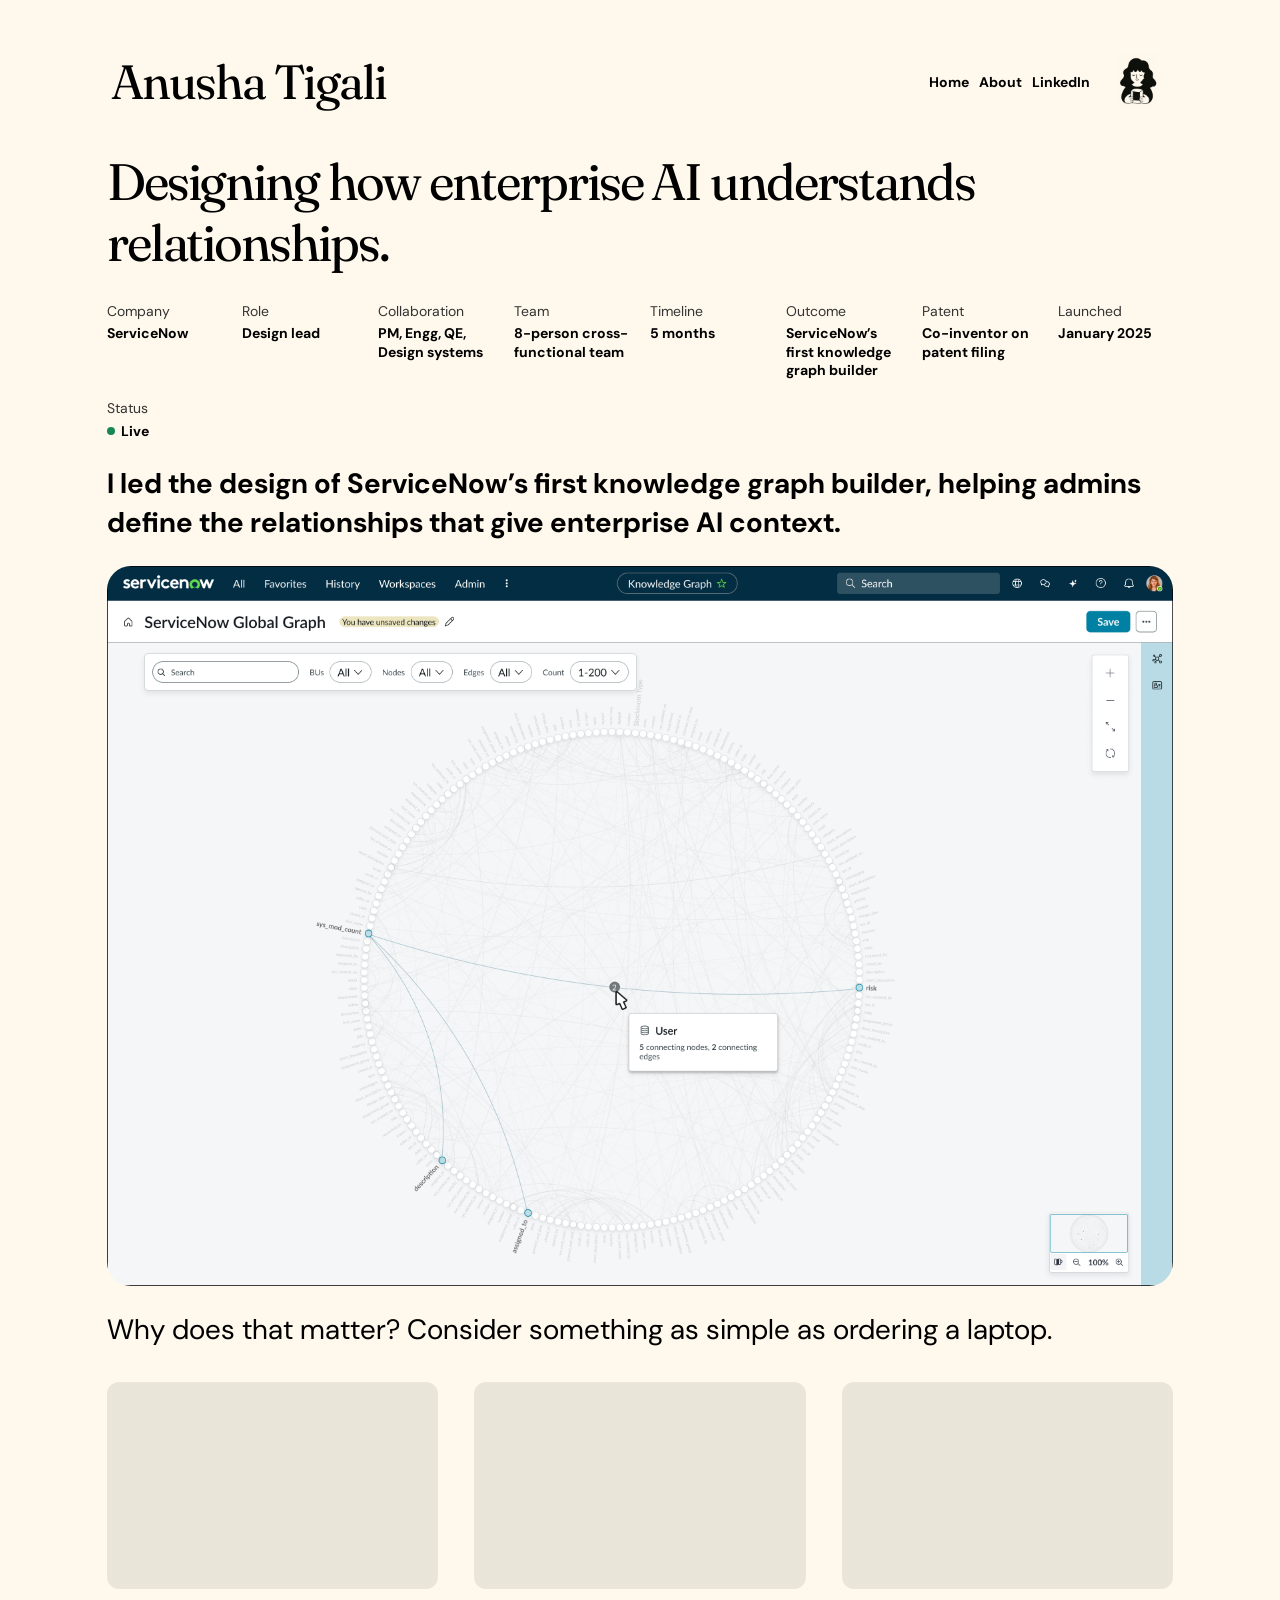
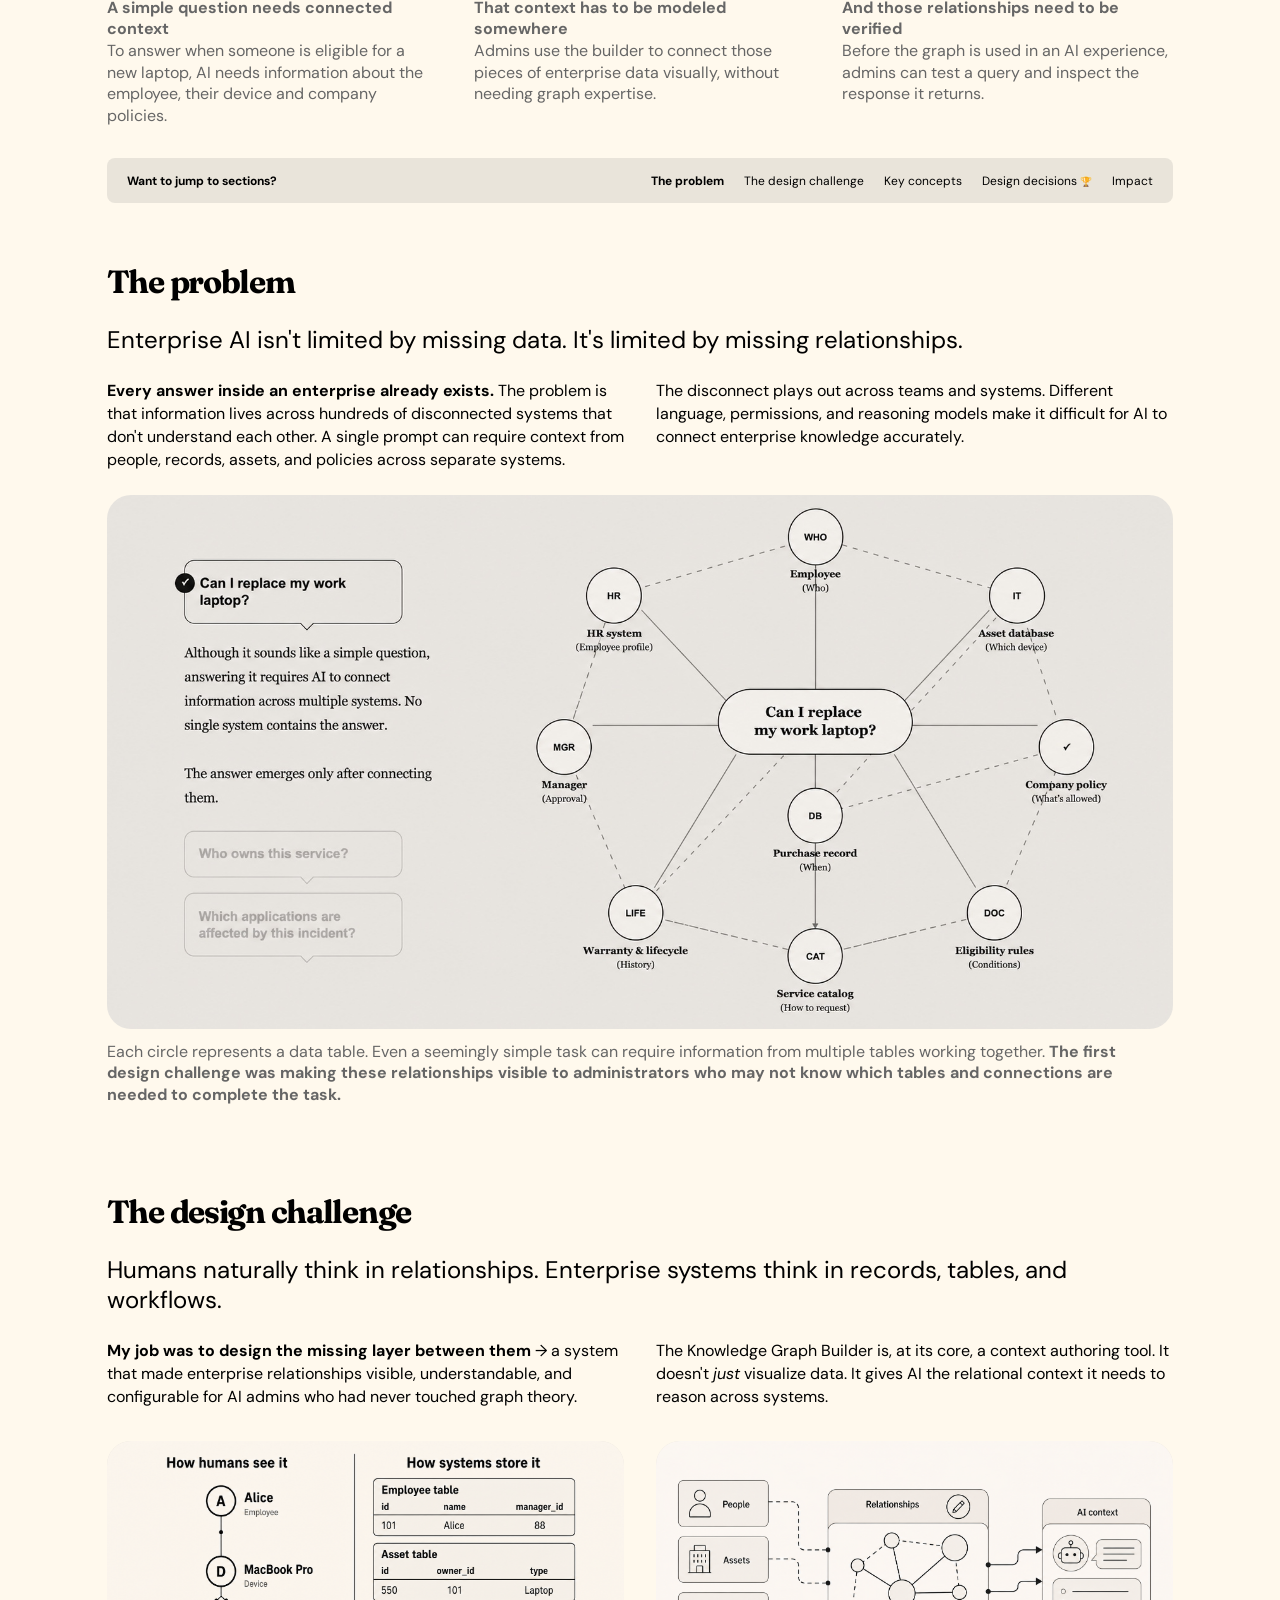
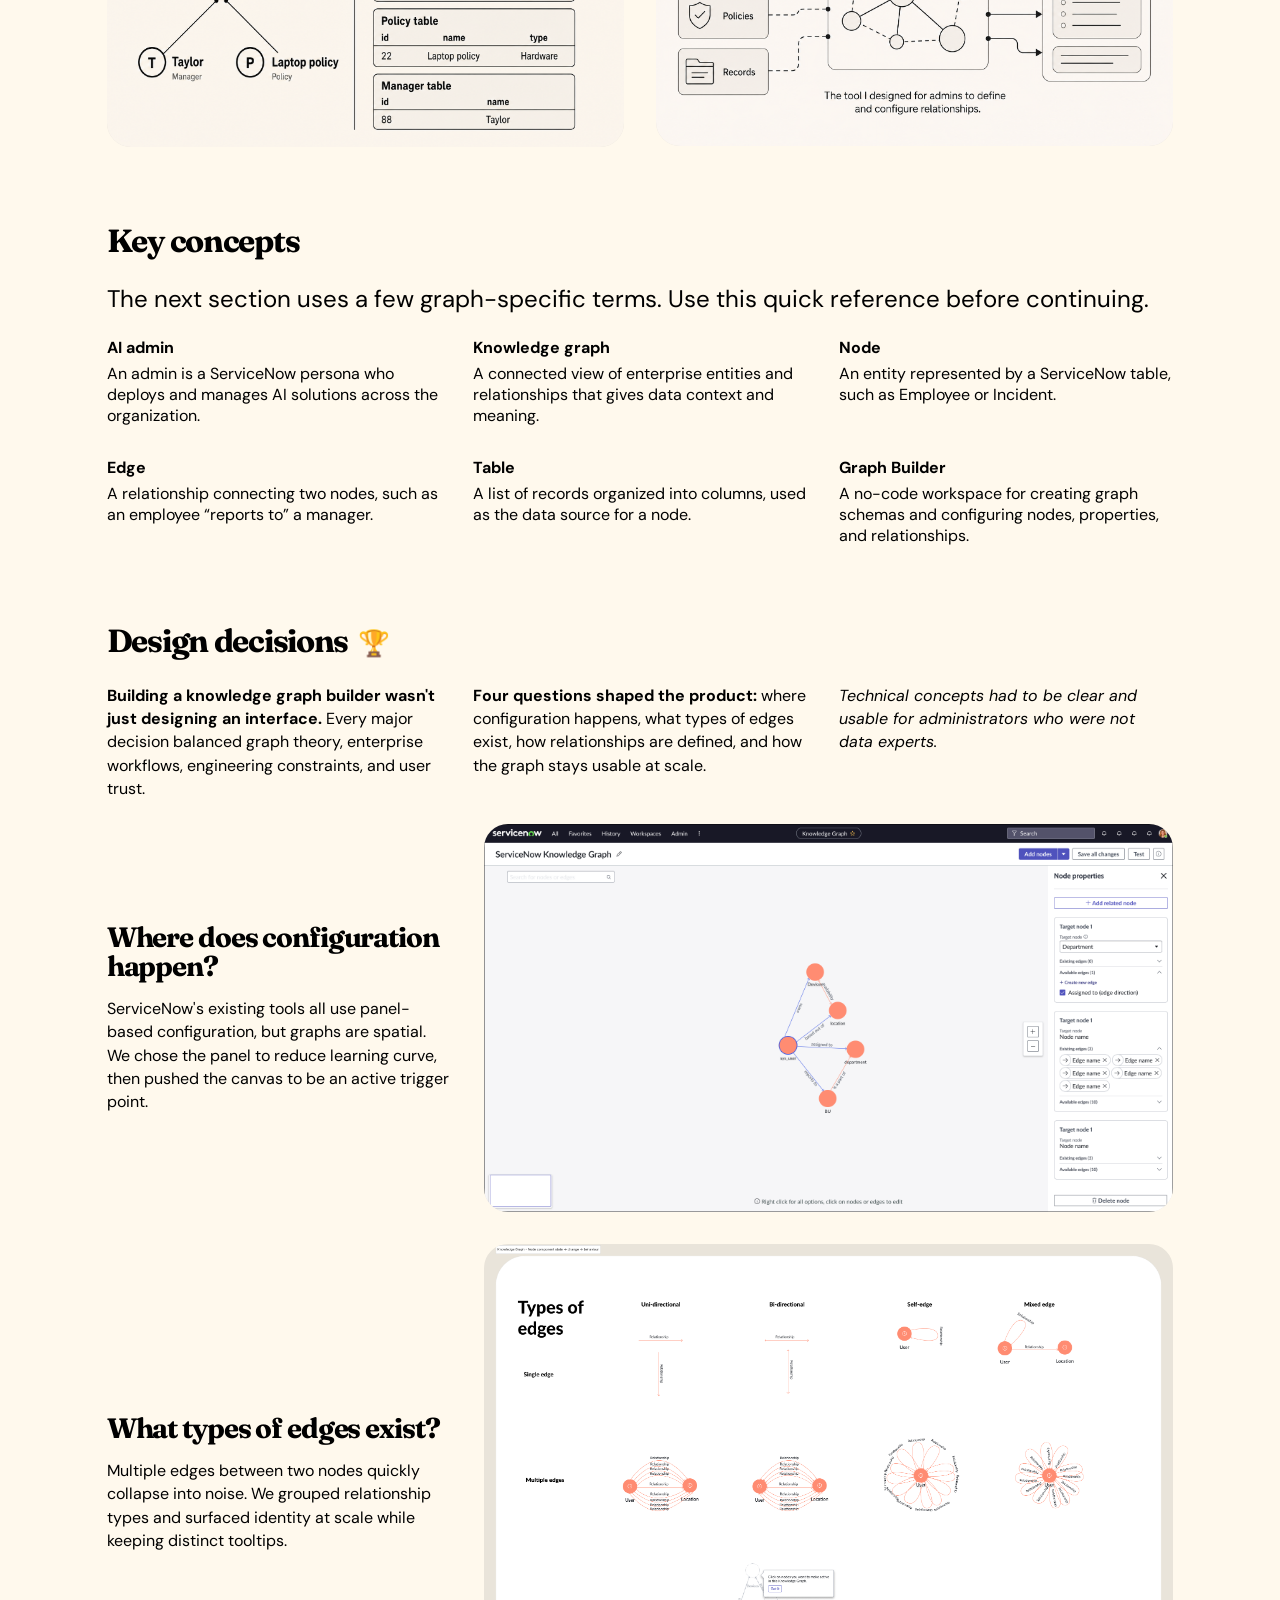
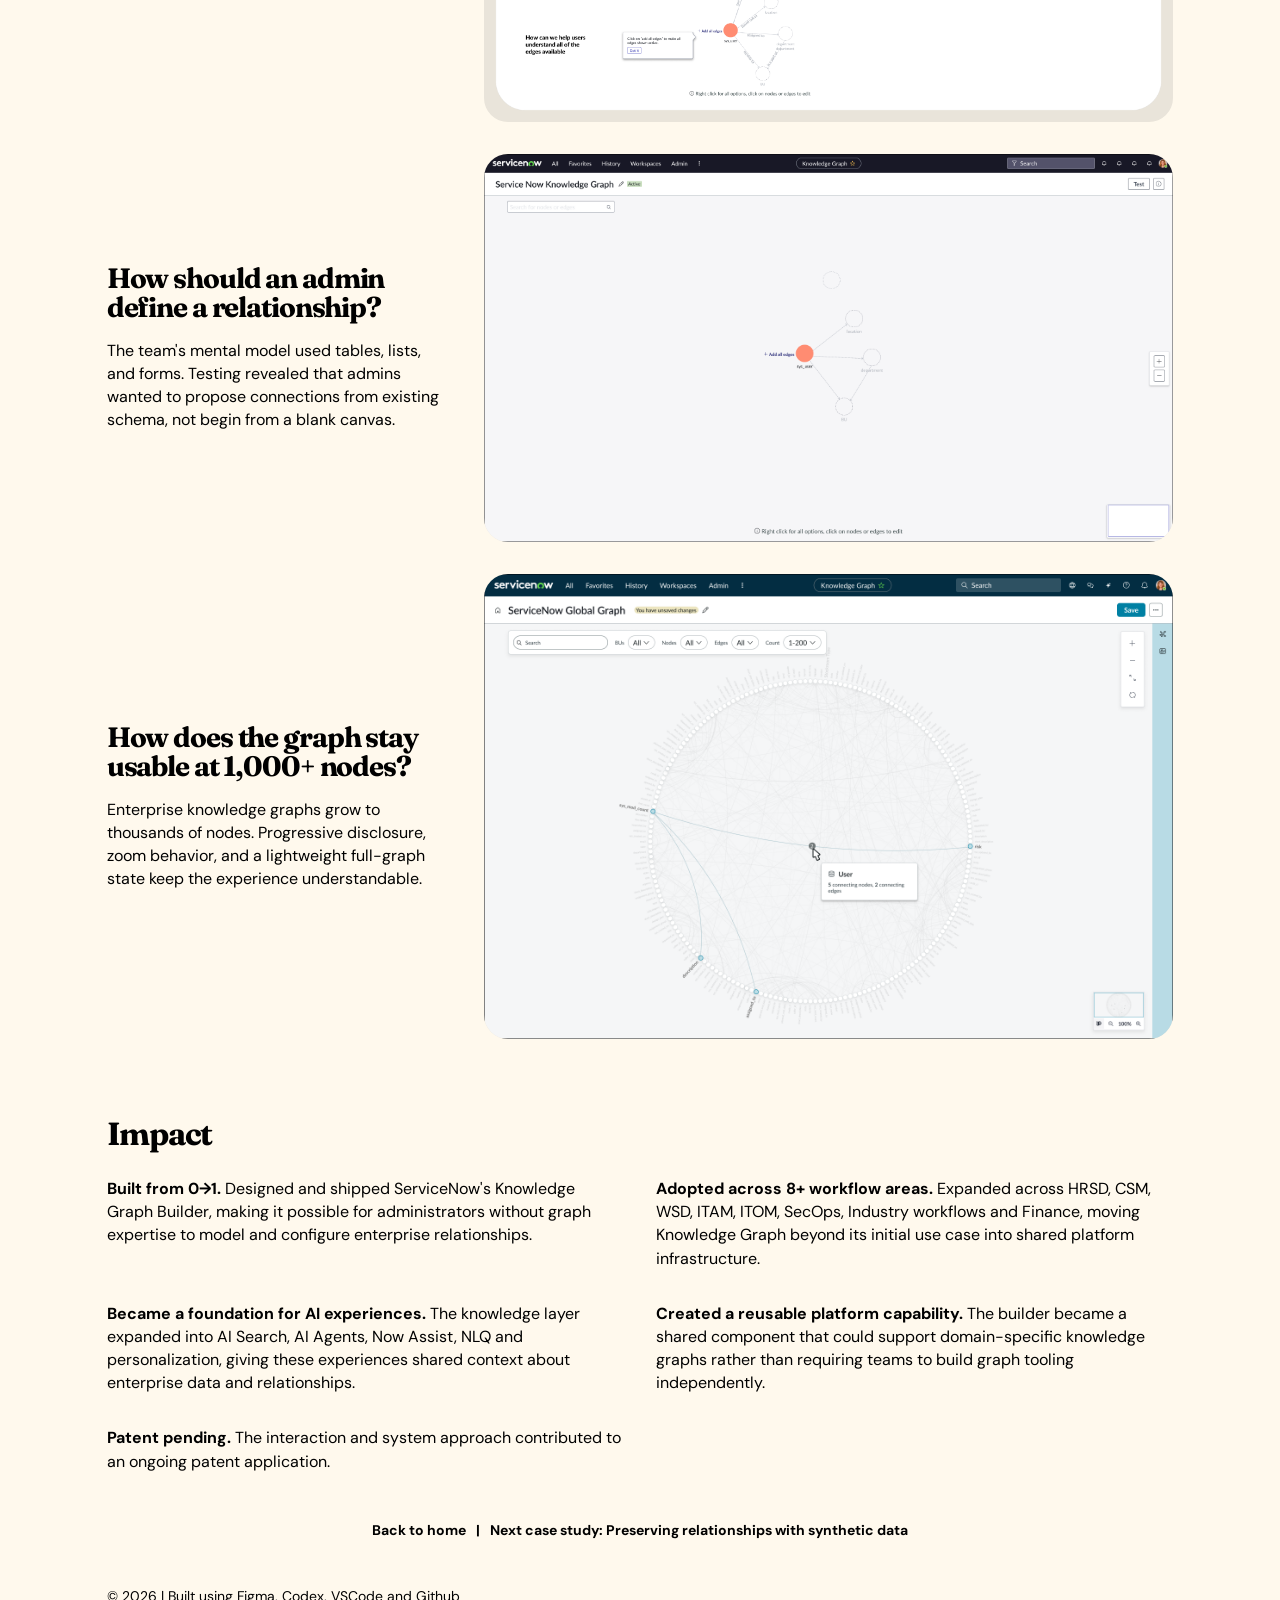
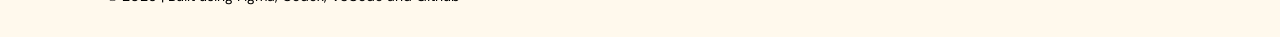
<file: work/knowledge-graph/index.html>
<!doctype html>
<html lang="en">
  <head>
    <meta charset="utf-8">
    <meta name="viewport" content="width=device-width, initial-scale=1">
    <meta name="theme-color" content="#fff9ed">
    <meta name="apple-mobile-web-app-status-bar-style" content="default">
    <link rel="icon" type="image/png" sizes="32x32" href="/assets/icons/favicon-32.png?v=20260825-4">
    <link rel="icon" type="image/png" sizes="512x512" href="/assets/icons/favicon-master.png?v=20260825-4">
    <link rel="apple-touch-icon" sizes="180x180" href="/assets/icons/apple-touch-icon.png?v=20260825-4">
    <meta name="description" content="Staff product designer working across API tooling, AI infrastructure, knowledge graphs, and data generators.">
    
    <title>Designing how enterprise AI understands relationships. — Anusha Tigali</title>
    <link rel="preconnect" href="https://fonts.googleapis.com">
    <link rel="preconnect" href="https://fonts.gstatic.com" crossorigin>
    <link href="https://fonts.googleapis.com/css2?family=DM+Sans:opsz,wght@9..40,400;9..40,700&family=Fraunces:opsz,wght,SOFT,WONK@9..144,400,0,1;9..144,700,0,1&display=swap" rel="stylesheet">
    <link rel="stylesheet" href="/assets/css/tokens.css">
    <link rel="stylesheet" href="/assets/css/reset.css">
    <link rel="stylesheet" href="/assets/css/base.css?v=20260918-1">
    <link rel="stylesheet" href="/assets/css/layout.css?v=20260918-1">
    <link rel="stylesheet" href="/assets/css/components.css?v=20260919-2">
    <link rel="stylesheet" href="/assets/css/case-study.css?v=20260919-1">
    <link rel="stylesheet" href="/assets/css/not-found.css?v=20260823-2">
    <link rel="stylesheet" href="/assets/css/matcha-cafe.css?v=20260814-5">
    <link rel="stylesheet" href="/assets/css/learning-logs.css?v=20260827-4">
    <script src="/assets/js/case-study.js?v=20260815-8" defer></script>
    <script src="/assets/js/cards.js?v=20260915-1" defer></script>
    <script src="/assets/js/topic-drawer.js?v=20260814-3" defer></script>
    <script src="/assets/js/matcha-cafe.js?v=20260814-18" defer></script>
    <script src="/assets/js/learning-logs.js?v=20260823-3" defer></script>
    <script src="/assets/js/about-carousel.js?v=20260825-7" defer></script>
    <script src="/assets/js/scroll-header.js?v=20260823-1" defer></script>
  </head>
  <body class="interior-page">
    

<div class="case-study-shell">
<header class="profile-header" data-scroll-header>
  <div class="profile-title-row">
    <a class="profile-portrait" href="/about/" aria-label="About Anusha"><img src="/assets/images/profile-wind.gif" alt=""></a>
    <h1 class="profile-name"><a href="/">Anusha Tigali</a></h1>
    <p class="profile-mobile-summary">Staff product designer at ServiceNow with 10+ years of experience designing API tooling, AI infrastructure, knowledge graphs, and data generation systems.</p>
    <nav class="profile-actions" aria-label="Profile links">
      <a href="/"><span>Home</span></a><a href="/about/"><span>About</span></a>
      <a href="https://www.linkedin.com/in/anusha-tigali-product-designer/" target="_blank" rel="noreferrer"><span>LinkedIn</span><img class="profile-action-icon" src="/assets/icons/external-link.svg" alt=""></a>
    </nav>
  </div>
</header>


  <main class="case-study-main">
    
    <section class="case-study-intro" aria-labelledby="case-study-title">
      <h1 id="case-study-title">Designing how enterprise AI understands relationships.</h1>
      <dl class="case-study-metadata">
        
          <div>
            <dt>Company</dt>
            <dd>
              ServiceNow
            </dd>
          </div>
        
          <div>
            <dt>Role</dt>
            <dd>
              Design lead
            </dd>
          </div>
        
          <div>
            <dt>Collaboration</dt>
            <dd>
              PM, Engg, QE, Design systems
            </dd>
          </div>
        
          <div>
            <dt>Team</dt>
            <dd>
              8-person cross-functional team
            </dd>
          </div>
        
          <div>
            <dt>Timeline</dt>
            <dd>
              5 months
            </dd>
          </div>
        
          <div>
            <dt>Outcome</dt>
            <dd>
              ServiceNow’s first knowledge graph builder
            </dd>
          </div>
        
          <div>
            <dt>Patent</dt>
            <dd>
              Co-inventor on patent filing
            </dd>
          </div>
        
          <div>
            <dt>Launched</dt>
            <dd>
              January 2025
            </dd>
          </div>
        
          <div>
            <dt>Status</dt>
            <dd class="case-study-status">
              <span class="case-study-status-dot" aria-hidden="true"></span>Live
            </dd>
          </div>
        
      </dl>
      
        <div class="case-study-project-summary case-study-project-summary--bold">
          <p>I led the design of ServiceNow’s first knowledge graph builder, helping admins define the relationships that give enterprise AI context.</p>
          <figure class="case-study-project-summary-media">
            <img src="/assets/images/how-does-the-graph-stay-usable-at-1000-nodes.png" alt="ServiceNow Global Graph showing a large circular network of connected enterprise data nodes and relationships.">
          </figure>
          <p class="case-study-project-summary-supporting">Why does that matter? Consider something as simple as ordering a laptop.</p>
        </div>
      
    </section>

    

    
    <section class="case-study-intro-cards case-study-intro-cards--equal-video" aria-label="Project highlights">
      <div class="case-study-intro-card-grid">
        <figure class="case-study-intro-card">
          <video src="/assets/images/knowledge-graph-card-1.mov" aria-label="Knowledge graph demonstration showing how connected enterprise context supports an employee request" autoplay muted loop playsinline preload="metadata"></video>
          <figcaption><strong>A simple question needs connected context</strong><br>To answer when someone is eligible for a new laptop, AI needs information about the employee, their device and company policies.</figcaption>
        </figure>
        <figure class="case-study-intro-card">
          <video src="/assets/images/knowledge-graph-card-2.mov" aria-label="ServiceNow Knowledge Graph Builder relationship configuration demonstration" autoplay muted loop playsinline preload="metadata"></video>
          <figcaption><strong>That context has to be modeled somewhere</strong><br>Admins use the builder to connect those pieces of enterprise data visually, without needing graph expertise.</figcaption>
        </figure>
        <figure class="case-study-intro-card">
          <video src="/assets/images/knowledge-graph-card-3.mov" aria-label="ServiceNow Knowledge Graph Builder large graph demonstration" autoplay muted loop playsinline preload="metadata"></video>
          <figcaption><strong>And those relationships need to be verified</strong><br>Before the graph is used in an AI experience, admins can test a query and inspect the response it returns.</figcaption>
        </figure>
      </div>
    </section>
    

    

    <nav class="case-study-jump" aria-label="Jump to case study sections">
      <div class="case-study-jump-header">
        <strong>Want to jump to sections?</strong>
        <button class="case-study-jump-toggle" type="button" aria-expanded="false" aria-controls="case-study-jump-links">
          <span class="case-study-jump-toggle-icon" aria-hidden="true"></span>
          <span class="visually-hidden">Open section menu</span>
        </button>
      </div>
      <div class="case-study-jump-links" id="case-study-jump-links">
        <a href="#problem">The problem</a><a href="#reframe">The design challenge</a><a href="#concepts">Key concepts</a><a href="#decisions">Design decisions<span class="case-study-section-icon" aria-hidden="true">🏆</span></a><a href="#impact">Impact</a>
      </div>
    </nav>
    

    <div class="case-study-content">
      
        <section class="case-study-section" id="problem">
  <h2>The problem</h2>
  <p class="case-study-lede">Enterprise AI isn't limited by missing data. It's limited by missing relationships.</p>
  <div class="case-study-columns">
    <p><strong>Every answer inside an enterprise already exists.</strong> The problem is that information lives across hundreds of disconnected systems that don't understand each other. A single prompt can require context from people, records, assets, and policies across separate systems.</p>
    <p>The disconnect plays out across teams and systems. Different language, permissions, and reasoning models make it difficult for AI to connect enterprise knowledge accurately.</p>
  </div>
  <figure class="case-study-media">
    <img src="/assets/images/knowledge-graph-question-network.jpg" alt="A network of connected questions illustrating the relationships enterprise AI must understand.">
    <figcaption>Each circle represents a data table. Even a seemingly simple task can require information from multiple tables working together. <strong>The first design challenge was making these relationships visible to administrators who may not know which tables and connections are needed to complete the task.</strong></figcaption>
  </figure>
</section>

<section class="case-study-section" id="reframe">
  <h2>The design challenge</h2>
  <p class="case-study-lede">Humans naturally think in relationships. Enterprise systems think in records, tables, and workflows.</p>
  <div class="case-study-columns case-study-columns--with-media">
    <div class="case-study-column-with-media">
      <p><strong>My job was to design the missing layer between them</strong> → a system that made enterprise relationships visible, understandable, and configurable for AI admins who had never touched graph theory.</p>
      <figure class="case-study-inline-image">
        <img src="/assets/images/humans-vs-systems-case-study.png" alt="Comparison of how people understand connected entities and how systems store them across separate data tables.">
      </figure>
    </div>
    <div class="case-study-column-with-media">
      <p>The Knowledge Graph Builder is, at its core, a context authoring tool. It doesn't <em>just</em> visualize data. It gives AI the relational context it needs to reason across systems.</p>
      <figure class="case-study-inline-image">
        <img src="/assets/images/knowledge-graph-context-authoring.png" alt="Enterprise data sources connected through an authored relationship model to provide grounded context to AI.">
      </figure>
    </div>
  </div>
</section>

<section class="case-study-section" id="concepts">
  <h2>Key concepts</h2>
  <p class="case-study-lede">The next section uses a few graph-specific terms. Use this quick reference before continuing.</p>
  <div class="case-study-concept-grid">
    <article class="case-study-concept">
      <h3>AI admin</h3>
      <p>An admin is a ServiceNow persona who deploys and manages AI solutions across the organization.</p>
    </article>
    <article class="case-study-concept">
      <h3>Knowledge graph</h3>
      <p>A connected view of enterprise entities and relationships that gives data context and meaning.</p>
    </article>
    <article class="case-study-concept">
      <h3>Node</h3>
      <p>An entity represented by a ServiceNow table, such as Employee or Incident.</p>
    </article>
    <article class="case-study-concept">
      <h3>Edge</h3>
      <p>A relationship connecting two nodes, such as an employee “reports to” a manager.</p>
    </article>
    <article class="case-study-concept">
      <h3>Table</h3>
      <p>A list of records organized into columns, used as the data source for a node.</p>
    </article>
    <article class="case-study-concept">
      <h3>Graph Builder</h3>
      <p>A no-code workspace for creating graph schemas and configuring nodes, properties, and relationships.</p>
    </article>
  </div>
</section>

<section class="case-study-section" id="decisions">
  <h2>Design decisions<span class="case-study-section-icon" aria-hidden="true">🏆</span></h2>
  <div class="case-study-columns case-study-columns--3">
    <p><strong>Building a knowledge graph builder wasn't just designing an interface.</strong> Every major decision balanced graph theory, enterprise workflows, engineering constraints, and user trust.</p>
    <p><strong>Four questions shaped the product:</strong> where configuration happens, what types of edges exist, how relationships are defined, and how the graph stays usable at scale.</p>
    <p><em>Technical concepts had to be clear and usable for administrators who were not data experts.</em></p>
  </div>

  <div class="case-study-question-list">
    <article class="case-study-question">
      <div><h3>Where does configuration happen?</h3><p>ServiceNow's existing tools all use panel-based configuration, but graphs are spatial. We chose the panel to reduce learning curve, then pushed the canvas to be an active trigger point.</p></div>
      <figure class="case-study-media case-study-decision-media"><img src="/assets/images/where-does-configuration-happen.png" alt="Configuration interface showing where administrators set up a knowledge graph."></figure>
    </article>
    <article class="case-study-question">
      <div><h3>What types of edges exist?</h3><p>Multiple edges between two nodes quickly collapse into noise. We grouped relationship types and surfaced identity at scale while keeping distinct tooltips.</p></div>
      <figure class="case-study-media case-study-decision-media"><img src="/assets/images/what-types-of-edges-exist.png" alt="Knowledge graph interface showing the available types of edges between nodes."></figure>
    </article>
    <article class="case-study-question">
      <div><h3>How should an admin define a relationship?</h3><p>The team's mental model used tables, lists, and forms. Testing revealed that admins wanted to propose connections from existing schema, not begin from a blank canvas.</p></div>
      <figure class="case-study-media case-study-decision-media"><img src="/assets/images/how-should-an-admin-define-a-relationship.png" alt="Interface for an administrator to define a relationship between enterprise entities."></figure>
    </article>
    <article class="case-study-question">
      <div><h3>How does the graph stay usable at 1,000+ nodes?</h3><p>Enterprise knowledge graphs grow to thousands of nodes. Progressive disclosure, zoom behavior, and a lightweight full-graph state keep the experience understandable.</p></div>
      <figure class="case-study-media case-study-decision-media"><img src="/assets/images/how-does-the-graph-stay-usable-at-1000-nodes.png" alt="Large knowledge graph interface designed to remain usable with more than one thousand nodes."></figure>
    </article>
  </div>
</section>

<section class="case-study-section" id="impact">
  <h2>Impact</h2>
  <div class="case-study-columns">
    <p><strong>Built from 0→1.</strong> Designed and shipped ServiceNow's Knowledge Graph Builder, making it possible for administrators without graph expertise to model and configure enterprise relationships.</p>
    <p><strong>Adopted across 8+ workflow areas.</strong> Expanded across HRSD, CSM, WSD, ITAM, ITOM, SecOps, Industry workflows and Finance, moving Knowledge Graph beyond its initial use case into shared platform infrastructure.</p>
    <p><strong>Became a foundation for AI experiences.</strong> The knowledge layer expanded into AI Search, AI Agents, Now Assist, NLQ and personalization, giving these experiences shared context about enterprise data and relationships.</p>
    <p><strong>Created a reusable platform capability.</strong> The builder became a shared component that could support domain-specific knowledge graphs rather than requiring teams to build graph tooling independently.</p>
    <p><strong>Patent pending.</strong> The interaction and system approach contributed to an ongoing patent application.</p>
  </div>
</section>

      
    </div>

    <nav class="case-study-nav case-study-nav--bottom" aria-label="More case studies">
      <a href="/">Back to home</a>
      
        <span aria-hidden="true">|</span>
        <a href="/work/synthetic-data/">Next case study: Preserving relationships with synthetic data</a>
      
    </nav>
  </main>

  <footer class="site-footer">
  <p>© 2026 | Built using Figma, Codex, VSCode and Github</p>
</footer>

</div>

  </body>
</html>
</file>
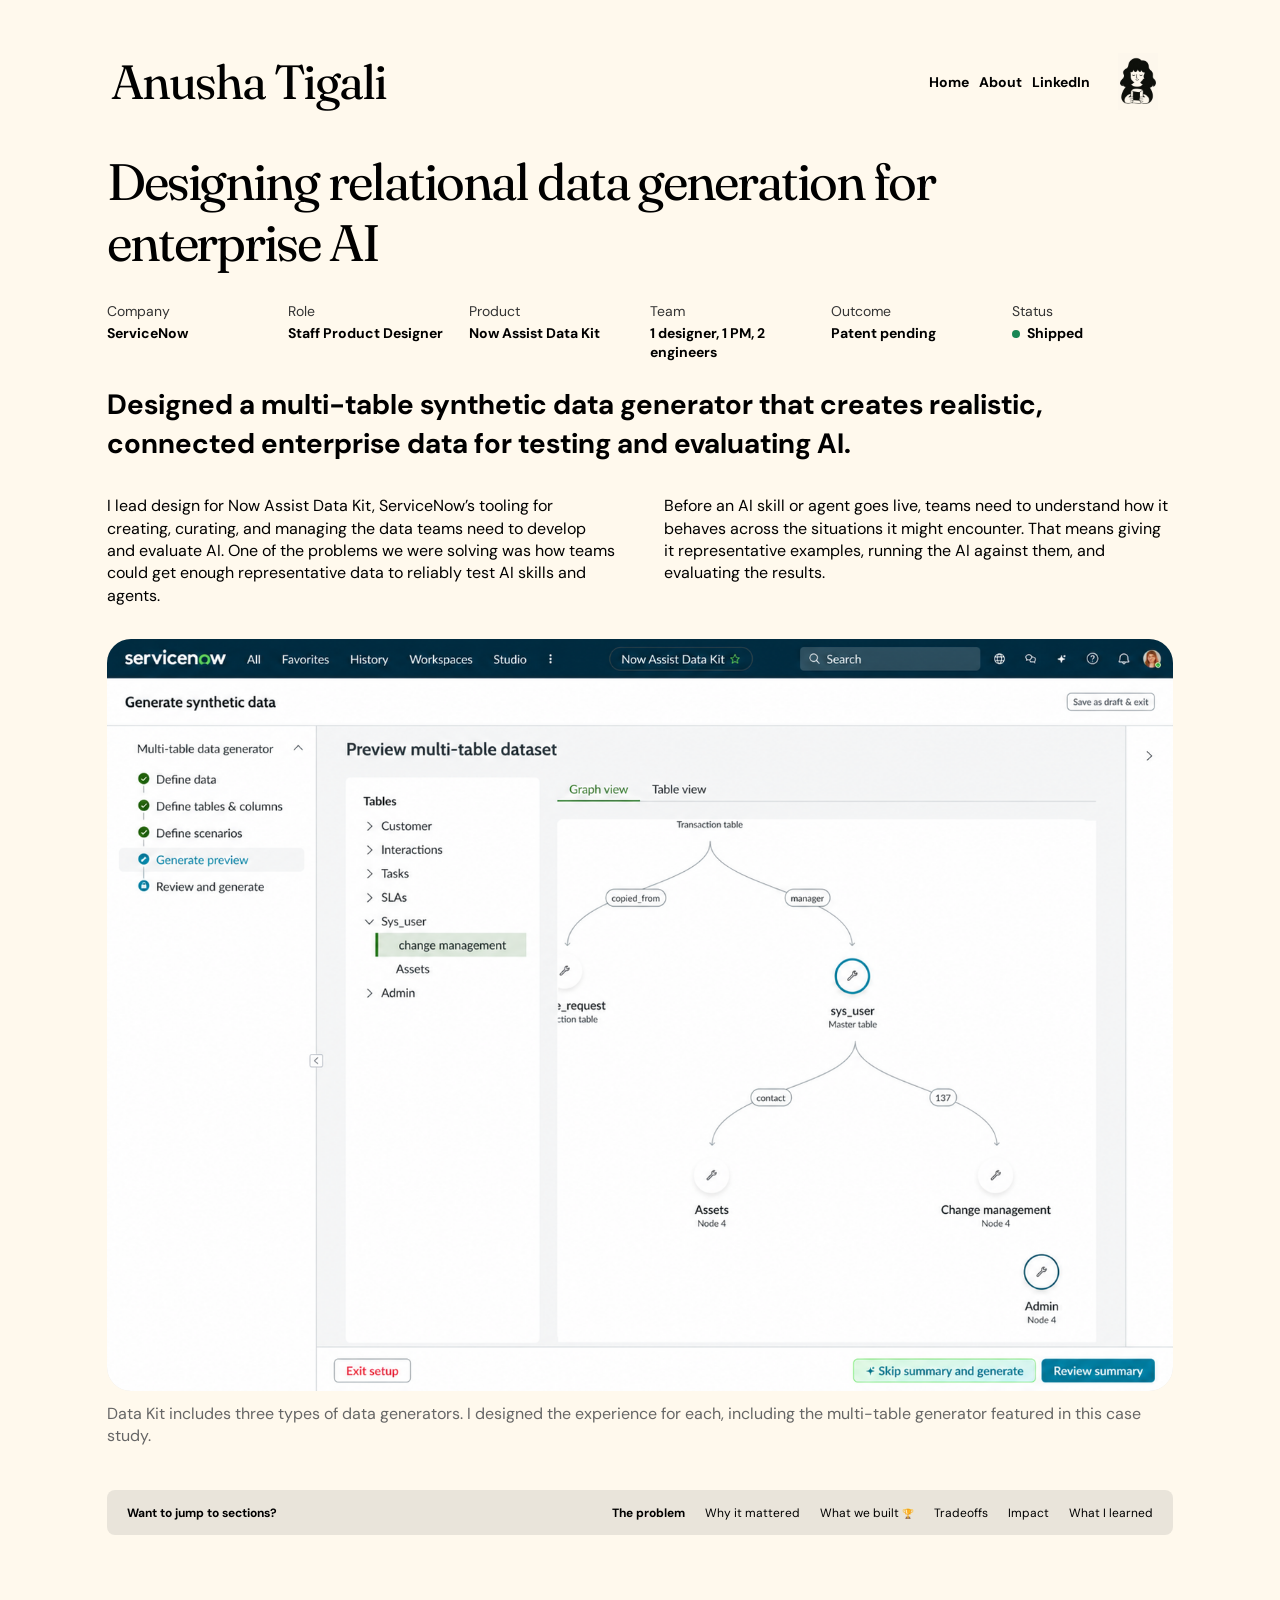
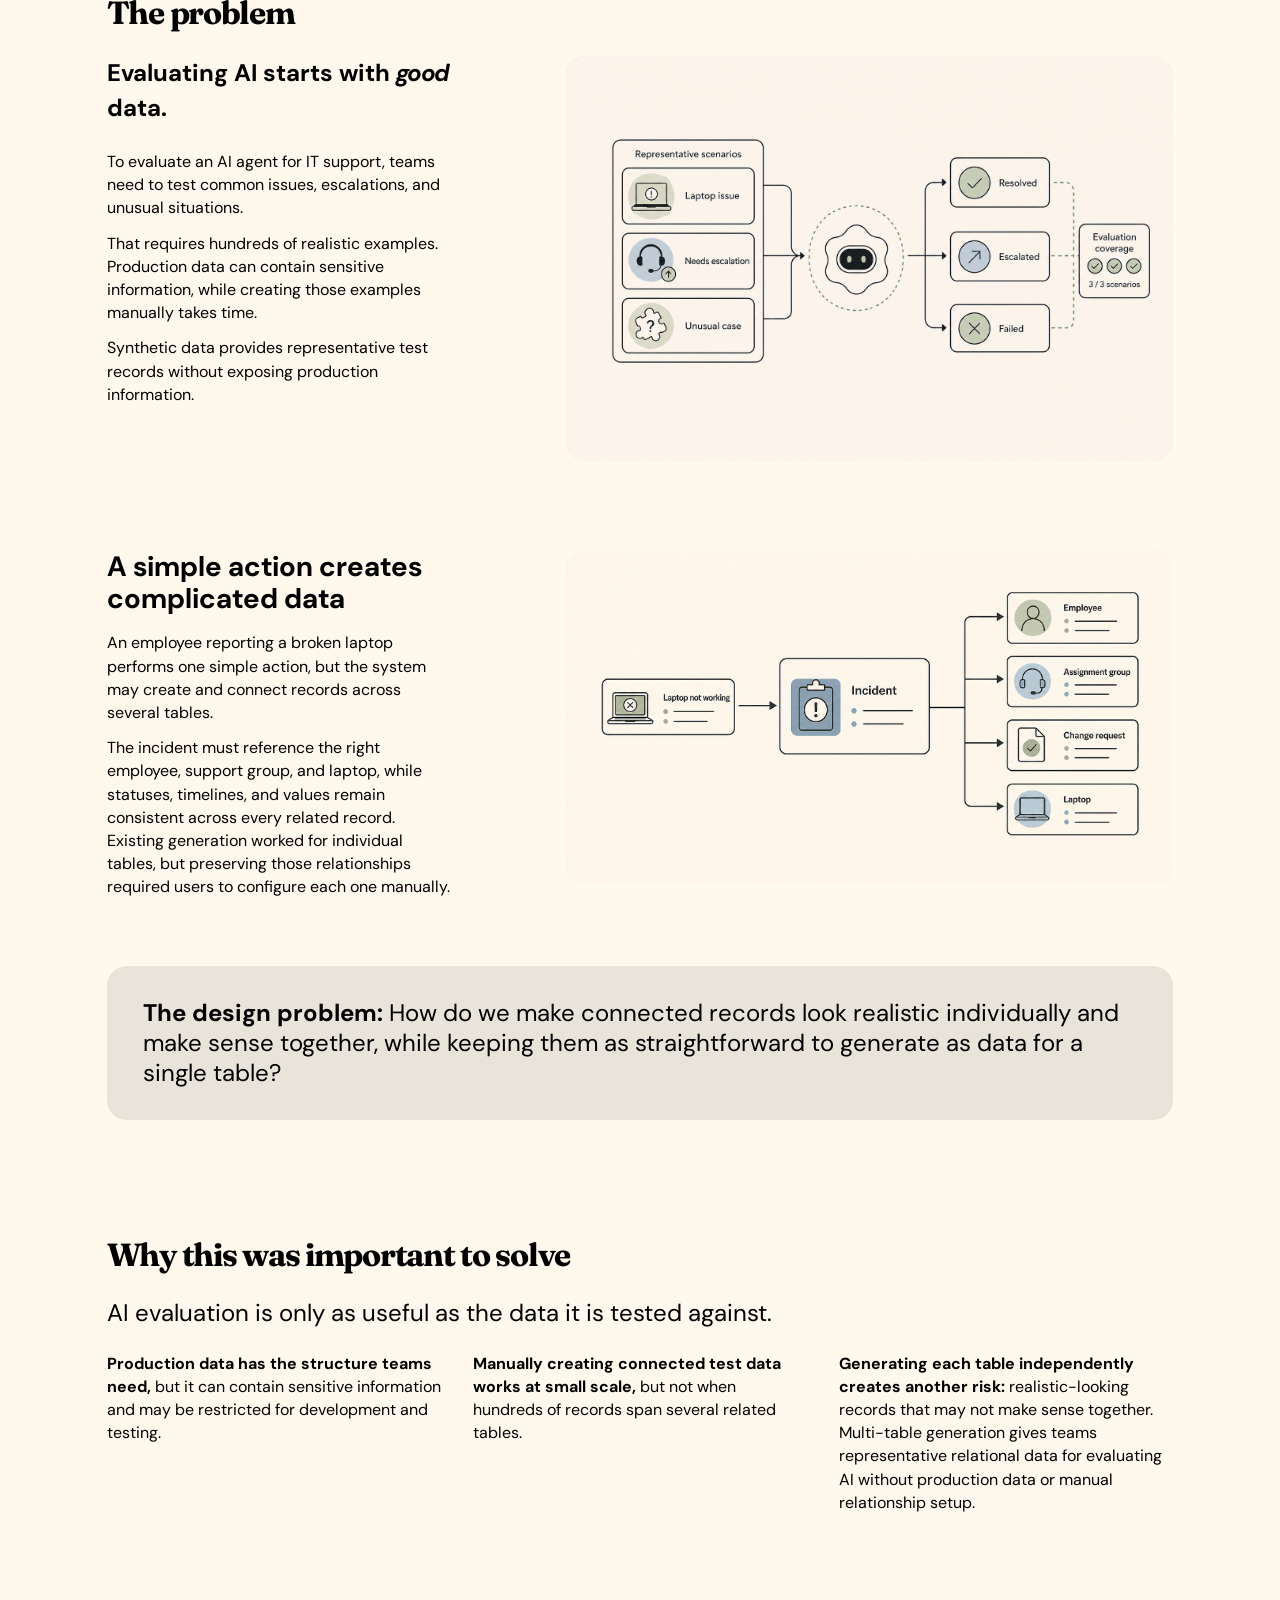
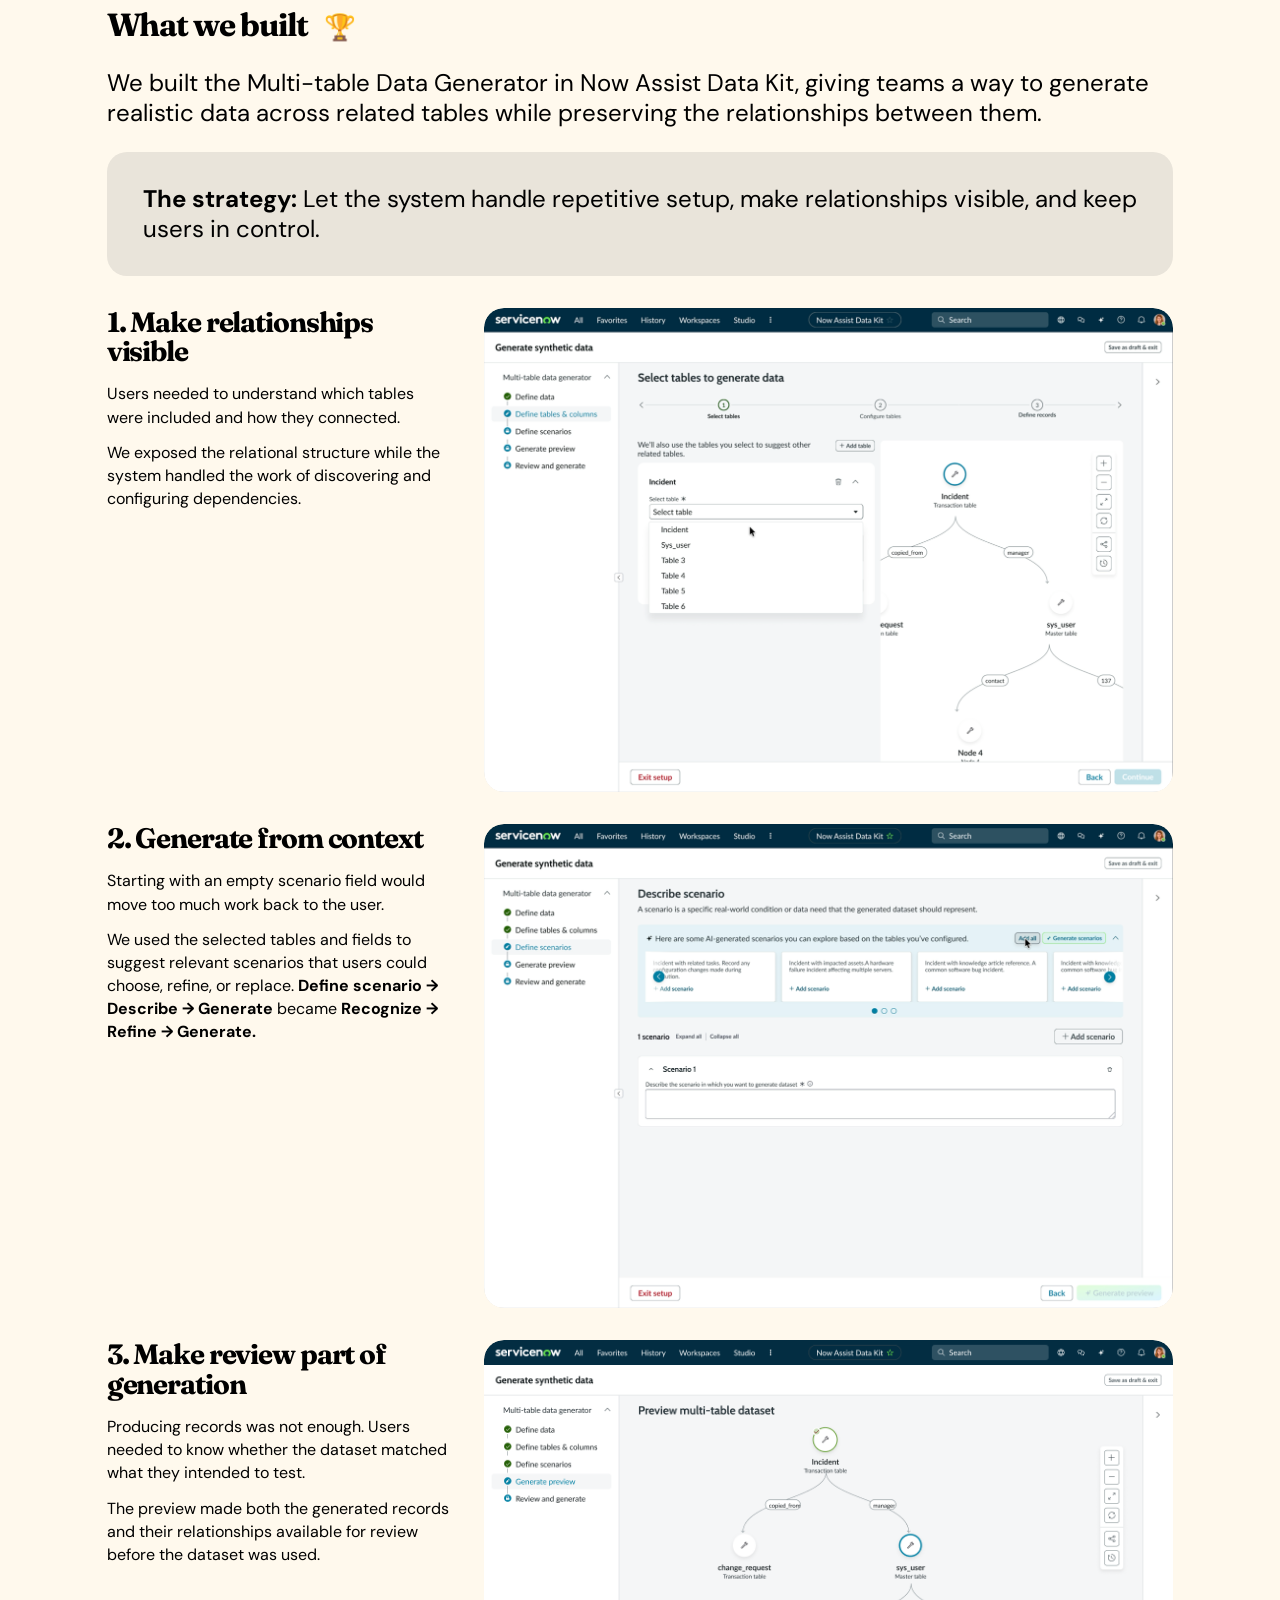
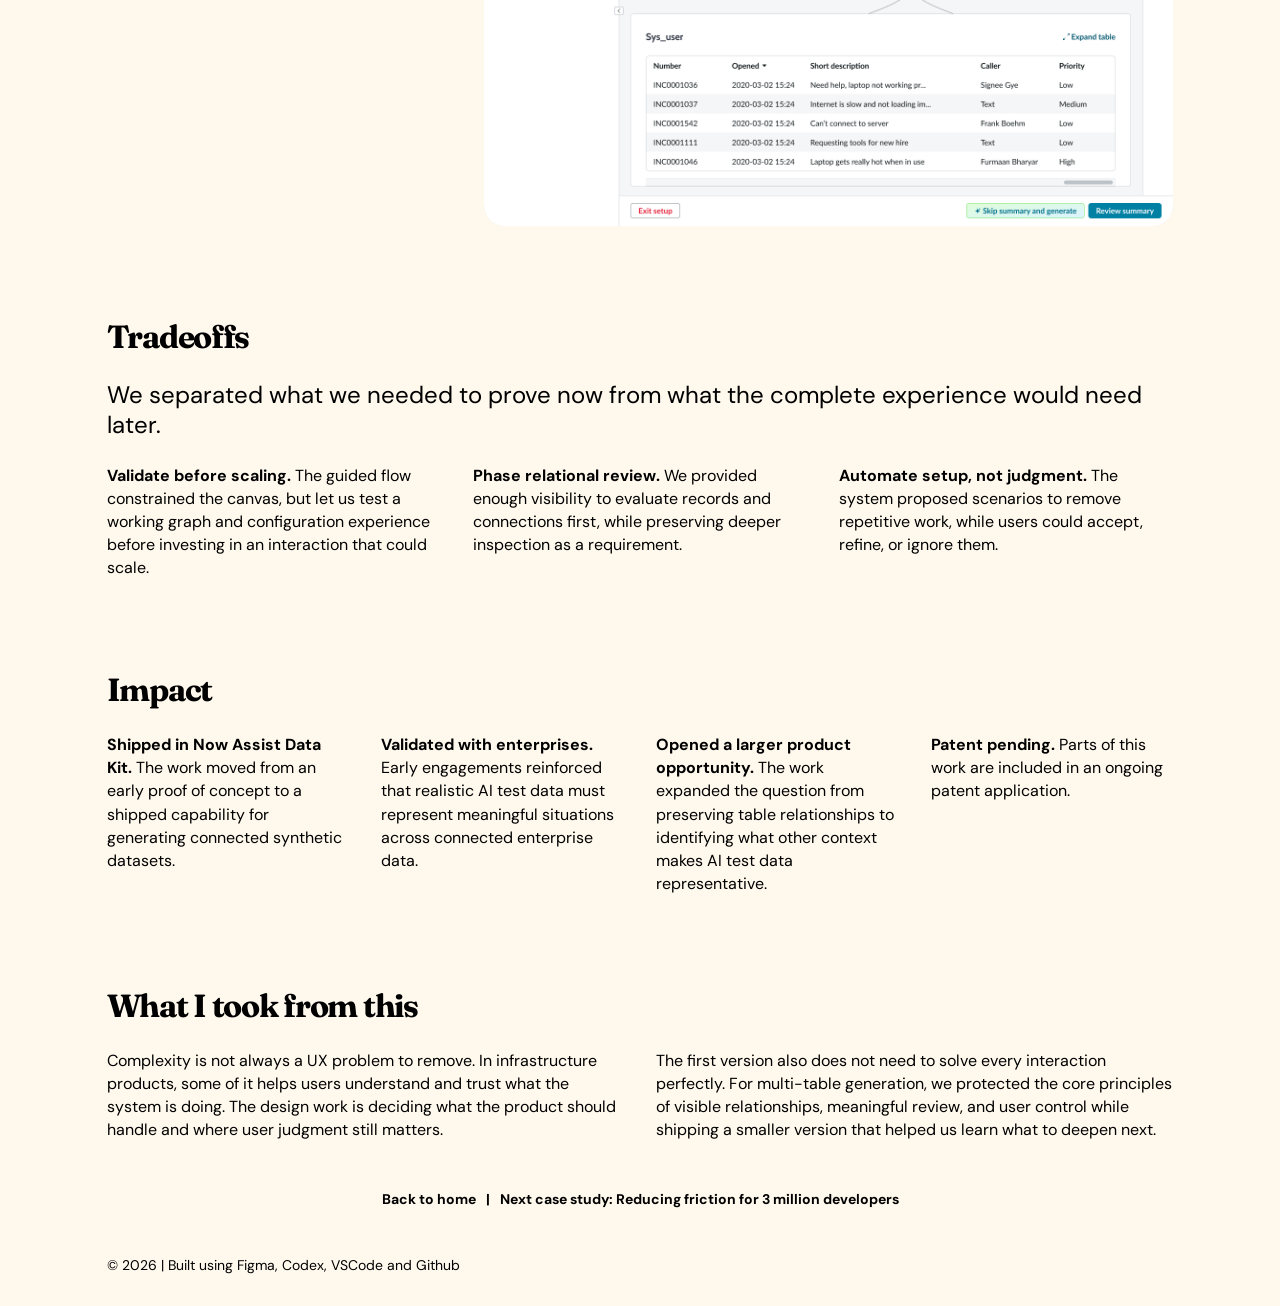
<file: work/synthetic-data/index.html>
<!doctype html>
<html lang="en">
  <head>
    <meta charset="utf-8">
    <meta name="viewport" content="width=device-width, initial-scale=1">
    <meta name="theme-color" content="#fff9ed">
    <meta name="apple-mobile-web-app-status-bar-style" content="default">
    <link rel="icon" type="image/png" sizes="32x32" href="/assets/icons/favicon-32.png?v=20260825-4">
    <link rel="icon" type="image/png" sizes="512x512" href="/assets/icons/favicon-master.png?v=20260825-4">
    <link rel="apple-touch-icon" sizes="180x180" href="/assets/icons/apple-touch-icon.png?v=20260825-4">
    <meta name="description" content="Staff product designer working across API tooling, AI infrastructure, knowledge graphs, and data generators.">
    
    <title>Designing relational data generation for enterprise AI — Anusha Tigali</title>
    <link rel="preconnect" href="https://fonts.googleapis.com">
    <link rel="preconnect" href="https://fonts.gstatic.com" crossorigin>
    <link href="https://fonts.googleapis.com/css2?family=DM+Sans:opsz,wght@9..40,400;9..40,700&family=Fraunces:opsz,wght,SOFT,WONK@9..144,400,0,1;9..144,700,0,1&display=swap" rel="stylesheet">
    <link rel="stylesheet" href="/assets/css/tokens.css">
    <link rel="stylesheet" href="/assets/css/reset.css">
    <link rel="stylesheet" href="/assets/css/base.css?v=20260918-1">
    <link rel="stylesheet" href="/assets/css/layout.css?v=20260918-1">
    <link rel="stylesheet" href="/assets/css/components.css?v=20260919-2">
    <link rel="stylesheet" href="/assets/css/case-study.css?v=20260919-1">
    <link rel="stylesheet" href="/assets/css/not-found.css?v=20260823-2">
    <link rel="stylesheet" href="/assets/css/matcha-cafe.css?v=20260814-5">
    <link rel="stylesheet" href="/assets/css/learning-logs.css?v=20260827-4">
    <script src="/assets/js/case-study.js?v=20260815-8" defer></script>
    <script src="/assets/js/cards.js?v=20260915-1" defer></script>
    <script src="/assets/js/topic-drawer.js?v=20260814-3" defer></script>
    <script src="/assets/js/matcha-cafe.js?v=20260814-18" defer></script>
    <script src="/assets/js/learning-logs.js?v=20260823-3" defer></script>
    <script src="/assets/js/about-carousel.js?v=20260825-7" defer></script>
    <script src="/assets/js/scroll-header.js?v=20260823-1" defer></script>
  </head>
  <body class="interior-page">
    

<div class="case-study-shell">
<header class="profile-header" data-scroll-header>
  <div class="profile-title-row">
    <a class="profile-portrait" href="/about/" aria-label="About Anusha"><img src="/assets/images/profile-wind.gif" alt=""></a>
    <h1 class="profile-name"><a href="/">Anusha Tigali</a></h1>
    <p class="profile-mobile-summary">Staff product designer at ServiceNow with 10+ years of experience designing API tooling, AI infrastructure, knowledge graphs, and data generation systems.</p>
    <nav class="profile-actions" aria-label="Profile links">
      <a href="/"><span>Home</span></a><a href="/about/"><span>About</span></a>
      <a href="https://www.linkedin.com/in/anusha-tigali-product-designer/" target="_blank" rel="noreferrer"><span>LinkedIn</span><img class="profile-action-icon" src="/assets/icons/external-link.svg" alt=""></a>
    </nav>
  </div>
</header>


  <main class="case-study-main">
    
    <section class="case-study-intro" aria-labelledby="case-study-title">
      <h1 id="case-study-title">Designing relational data generation for<br class="case-study-title-desktop-break"> enterprise AI</h1>
      <dl class="case-study-metadata">
        
          <div>
            <dt>Company</dt>
            <dd>
              ServiceNow
            </dd>
          </div>
        
          <div>
            <dt>Role</dt>
            <dd>
              Staff Product Designer
            </dd>
          </div>
        
          <div>
            <dt>Product</dt>
            <dd>
              Now Assist Data Kit
            </dd>
          </div>
        
          <div>
            <dt>Team</dt>
            <dd>
              1 designer, 1 PM, 2 engineers
            </dd>
          </div>
        
          <div>
            <dt>Outcome</dt>
            <dd>
              Patent pending
            </dd>
          </div>
        
          <div>
            <dt>Status</dt>
            <dd class="case-study-status">
              <span class="case-study-status-dot" aria-hidden="true"></span>Shipped
            </dd>
          </div>
        
      </dl>
      
        <div class="case-study-project-summary case-study-project-summary--bold">
          <p>Designed a multi-table synthetic data generator that creates realistic, connected enterprise data for testing and evaluating AI.</p>
        </div>
      
    </section>

    
    <section class="synthetic-data-context" aria-label="Project context">
      <p>I lead design for Now Assist Data Kit, ServiceNow’s tooling for creating, curating, and managing the data teams need to develop and evaluate AI. One of the problems we were solving was how teams could get enough representative data to reliably test AI skills and agents.</p><p>Before an AI skill or agent goes live, teams need to understand how it behaves across the situations it might encounter. That means giving it representative examples, running the AI against them, and evaluating the results.</p>
    </section>
    

    
    <figure class="case-study-hero case-study-media case-study-media--caption-only case-study-hero--local-video">
      <video src="/assets/images/synthetic-data-hero.mov" poster="/assets/images/synthetic-data-video-thumbnail.png" aria-label="Now Assist Data Kit multi-table data generator workflow" autoplay muted loop playsinline preload="metadata"></video>
      <figcaption>Data Kit includes three types of data generators. I designed the experience for each, including the multi-table generator featured in this case study.</figcaption>
    </figure>
    

    

    <nav class="case-study-jump" aria-label="Jump to case study sections">
      <div class="case-study-jump-header">
        <strong>Want to jump to sections?</strong>
        <button class="case-study-jump-toggle" type="button" aria-expanded="false" aria-controls="case-study-jump-links">
          <span class="case-study-jump-toggle-icon" aria-hidden="true"></span>
          <span class="visually-hidden">Open section menu</span>
        </button>
      </div>
      <div class="case-study-jump-links" id="case-study-jump-links">
        <a href="#problem">The problem</a><a href="#importance">Why it mattered</a><a href="#solution">What we built<span class="case-study-section-icon" aria-hidden="true">🏆</span></a><a href="#tradeoffs">Tradeoffs</a><a href="#impact">Impact</a><a href="#reflection">What I learned</a>
      </div>
    </nav>
    

    <div class="case-study-content">
      
        <div class="synthetic-data-case-study">
  <section class="case-study-section" id="problem">
    <h2>The problem</h2>
    <div class="case-study-question-list case-study-problem-subsections">
      <article class="case-study-question case-study-question--media case-study-question--evaluation">
      <div>
        <p class="case-study-lede"><strong>Evaluating AI starts with <em class="case-study-emphasis-tight">good</em> data.</strong></p>
        <p>To evaluate an AI agent for IT support, teams need to test common issues, escalations, and unusual situations.</p>
        <p>That requires hundreds of realistic examples. Production data can contain sensitive information, while creating those examples manually takes time.</p>
        <p>Synthetic data provides representative test records without exposing production information.</p>
      </div>
      <figure class="case-study-media case-study-media--grey-frame">
        <img class="case-study-media-image--contain" src="/assets/images/good-evaluation-good-data.png" alt="Three representative support scenarios flow through an AI agent and produce resolved, escalated, and failed outcomes for evaluation." loading="lazy">
      </figure>
      </article>
      <article class="case-study-question case-study-question--media case-study-question--relationship">
        <div>
          <h3 class="case-study-question-title--sans">A simple action creates complicated data</h3>
          <p>An employee reporting a broken laptop performs one simple action, but the system may create and connect records across several tables.</p>
          <p>The incident must reference the right employee, support group, and laptop, while statuses, timelines, and values remain consistent across every related record. Existing generation worked for individual tables, but preserving those relationships required users to configure each one manually.</p>
        </div>
        <figure class="case-study-media case-study-media--grey-frame">
          <img class="case-study-media-image--contain" src="/assets/images/simple-action-complicated-data.png" alt="A laptop support request creates an incident connected to employee, assignment group, change request, and laptop records." loading="lazy">
        </figure>
      </article>
    </div>
    <p class="case-study-lede case-study-tldr-callout"><strong>The design problem:</strong> How do we make connected records look realistic individually and make sense together, while keeping them as straightforward to generate as data for a single table?</p>
  </section>

  <section class="case-study-section" id="importance">
    <h2>Why this was important to solve</h2>
    <p class="case-study-lede">AI evaluation is only as useful as the data it is tested against.</p>
    <div class="case-study-columns case-study-columns--3">
      <p><strong>Production data has the structure teams need,</strong> but it can contain sensitive information and may be restricted for development and testing.</p>
      <p><strong>Manually creating connected test data works at small scale,</strong> but not when hundreds of records span several related tables.</p>
      <p><strong>Generating each table independently creates another risk:</strong> realistic-looking records that may not make sense together. Multi-table generation gives teams representative relational data for evaluating AI without production data or manual relationship setup.</p>
    </div>
  </section>

  <section class="case-study-section" id="solution">
    <h2>What we built <span class="case-study-section-icon" aria-hidden="true">🏆</span></h2>
    <p class="case-study-lede">We built the Multi-table Data Generator in Now Assist Data Kit, giving teams a way to generate realistic data across related tables while preserving the relationships between them.</p>
    <p class="case-study-lede case-study-tldr-callout"><strong>The strategy:</strong> Let the system handle repetitive setup, make relationships visible, and keep users in control.</p>
    <div class="case-study-question-list">
      <article class="case-study-question case-study-question--media">
        <div>
          <h3>1. Make relationships visible</h3>
          <p>Users needed to understand which tables were included and how they connected.</p>
          <p>We exposed the relational structure while the system handled the work of discovering and configuring dependencies.</p>
        </div>
        <figure class="case-study-media case-study-strategy-media">
          <video src="/assets/images/synthetic-data-define-tables.mov" poster="/assets/images/synthetic-data-define-tables-poster.png" aria-label="Define tables and select related tables and columns" autoplay muted loop playsinline preload="metadata"></video>
        </figure>
      </article>
      <article class="case-study-question case-study-question--media">
        <div>
          <h3>2. Generate from context</h3>
          <p>Starting with an empty scenario field would move too much work back to the user.</p>
          <p>We used the selected tables and fields to suggest relevant scenarios that users could choose, refine, or replace. <strong>Define scenario → Describe → Generate</strong> became <strong>Recognize → Refine → Generate.</strong></p>
        </div>
        <figure class="case-study-media case-study-strategy-media">
          <video src="/assets/images/synthetic-data-scenarios.mov" poster="/assets/images/synthetic-data-scenarios-poster.png" aria-label="Generate scenarios using the selected tables as context" autoplay muted loop playsinline preload="metadata"></video>
        </figure>
      </article>
      <article class="case-study-question case-study-question--media">
        <div>
          <h3>3. Make review part of generation</h3>
          <p>Producing records was not enough. Users needed to know whether the dataset matched what they intended to test.</p>
          <p>The preview made both the generated records and their relationships available for review before the dataset was used.</p>
        </div>
        <figure class="case-study-media case-study-strategy-media">
          <img class="case-study-media-image--contain" src="/assets/images/synthetic-data-preview.png" alt="Preview of a generated multi-table dataset showing its records and relationships" loading="lazy">
        </figure>
      </article>
    </div>
  </section>

  <section class="case-study-section" id="tradeoffs">
    <h2>Tradeoffs</h2>
    <p class="case-study-lede">We separated what we needed to prove now from what the complete experience would need later.</p>
    <div class="case-study-columns case-study-columns--3">
      <p><strong>Validate before scaling.</strong> The guided flow constrained the canvas, but let us test a working graph and configuration experience before investing in an interaction that could scale.</p>
      <p><strong>Phase relational review.</strong> We provided enough visibility to evaluate records and connections first, while preserving deeper inspection as a requirement.</p>
      <p><strong>Automate setup, not judgment.</strong> The system proposed scenarios to remove repetitive work, while users could accept, refine, or ignore them.</p>
    </div>
  </section>

  <section class="case-study-section" id="impact">
    <h2>Impact</h2>
    <div class="case-study-columns case-study-columns--4">
      <p><strong>Shipped in Now Assist Data Kit.</strong> The work moved from an early proof of concept to a shipped capability for generating connected synthetic datasets.</p>
      <p><strong>Validated with enterprises.</strong> Early engagements reinforced that realistic AI test data must represent meaningful situations across connected enterprise data.</p>
      <p><strong>Opened a larger product opportunity.</strong> The work expanded the question from preserving table relationships to identifying what other context makes AI test data representative.</p>
      <p><strong>Patent pending.</strong> Parts of this work are included in an ongoing patent application.</p>
    </div>
  </section>

  <section class="case-study-section" id="reflection">
    <h2>What I took from this</h2>
    <div class="case-study-columns">
      <p>Complexity is not always a UX problem to remove. In infrastructure products, some of it helps users understand and trust what the system is doing. The design work is deciding what the product should handle and where user judgment still matters.</p>
      <p>The first version also does not need to solve every interaction perfectly. For multi-table generation, we protected the core principles of visible relationships, meaningful review, and user control while shipping a smaller version that helped us learn what to deepen next.</p>
    </div>
  </section>

</div>

      
    </div>

    <nav class="case-study-nav case-study-nav--bottom" aria-label="More case studies">
      <a href="/">Back to home</a>
      
        <span aria-hidden="true">|</span>
        <a href="/work/curl-import/">Next case study: Reducing friction for 3 million developers</a>
      
    </nav>
  </main>

  <footer class="site-footer">
  <p>© 2026 | Built using Figma, Codex, VSCode and Github</p>
</footer>

</div>

  </body>
</html>
</file>
<file: assets/css/tokens.css>
:root {
  --color-paper: #fff9ed;
  --color-ink: #000;
  --color-tag: #2c2c2c;
  --color-on-dark: #f5f5f5;
  --font-display: "Fraunces", Georgia, serif;
  --font-body: "DM Sans", Arial, sans-serif;
  --text-small: 0.875rem;
  --text-body: 1rem;
  --text-intro: 1.75rem;
  --text-row: 2.25rem;
  --text-title: 3rem;
  --space-1: 0.25rem;
  --space-2: 0.5rem;
  --space-3: 0.75rem;
  --space-4: 1rem;
  --space-6: 1.5rem;
  --page-gutter: clamp(1.25rem, 8.333vw, 7.5rem);
  --page-block: clamp(1.5rem, 5.86vh, 3.75rem);
  --content-width: 1200px;
  --border: 1px solid var(--color-ink);
}
</file>
<file: assets/css/base.css>
html { background: var(--color-paper); color-scheme: light; }
body {
  min-width: 320px;
  min-height: 100vh;
  background: var(--color-paper);
  color: var(--color-ink);
  font-family: var(--font-body);
  font-size: var(--text-body);
  -webkit-font-smoothing: antialiased;
}
a:focus-visible { outline: 3px solid #2455e6; outline-offset: 4px; }
h1 { font-family: var(--font-display); font-size: var(--text-title); font-weight: 400; letter-spacing: -0.04em; line-height: 1.2; }
.visually-hidden { position: absolute !important; width: 1px !important; height: 1px !important; padding: 0 !important; margin: -1px !important; overflow: hidden !important; clip: rect(0, 0, 0, 0) !important; white-space: nowrap !important; border: 0 !important; }

[data-scroll-header] {
  position: sticky;
  top: 0;
  z-index: 80;
  background: var(--color-paper);
  transition: transform 180ms cubic-bezier(.22, 1, .36, 1);
  will-change: transform;
}
[data-scroll-header].is-scroll-hidden { transform: translateY(calc(-100% - 1px)); }

body.is-scroll-header-visible .case-study-jump,
body.is-scroll-header-visible .learning-logs-tree { top: calc(var(--scroll-header-height, 0px) + 1rem); }

@view-transition { navigation: auto; }
::view-transition-old(root) { animation: page-leave 120ms ease-in both; }
::view-transition-new(root) { animation: page-enter 180ms cubic-bezier(.22, 1, .36, 1) both; }
@keyframes page-leave { to { opacity: 0; } }
@keyframes page-enter { from { opacity: 0; } }

@media (prefers-reduced-motion: reduce) {
  *, *::before, *::after { scroll-behavior: auto !important; transition-duration: 0.01ms !important; }
  ::view-transition-old(root),
  ::view-transition-new(root) { animation: none; }
}
</file>
<file: assets/css/layout.css>
.page-shell {
  width: min(100%, calc(var(--content-width) + (2 * var(--page-gutter))));
  min-height: 100vh;
  margin-inline: auto;
  padding: var(--page-block) var(--page-gutter);
}
.page-shell--home { display: flex; flex-direction: column; gap: var(--space-4); }
.home-main { display: flex; min-height: 0; flex: 1; flex-direction: column; gap: var(--space-4); }
html:has(body.home-page),
body.home-page { width: 100%; height: 100dvh; min-height: 0; max-height: 100dvh; overflow: hidden; overscroll-behavior: none; }
.page-shell--home { height: 100dvh; min-height: 0; max-height: 100dvh; overflow: hidden; }
.page-shell--interior { display: flex; flex-direction: column; }
.about-page { height: 100dvh; min-height: 0; max-height: 100dvh; overflow: hidden; }
.about-page .page-shell--interior { position: relative; height: 100dvh; min-height: 0; max-height: 100dvh; gap: clamp(.5rem, 1.25dvh, 1rem); overflow: hidden; padding-block: var(--page-block) 2rem; }
.interior-main { display: flex; width: 100%; flex: 1; flex-direction: column; justify-content: center; padding-block: 5rem; }
.interior-main h1 { margin-block: .5rem 2rem; font-size: clamp(2.75rem, 6vw, 5.5rem); }
.interior-main--about { position: relative; z-index: 2; min-height: 0; align-items: center; flex: 1; padding-block: clamp(.5rem, 1.5dvh, 1rem); }
.about-page .profile-header,
.about-page .site-footer { position: relative; z-index: 3; }
@media (min-width: 761px) {
  .page-shell--home,
  .home-main { gap: var(--space-6); }
  .page-shell--home { height: 100dvh; min-height: 0; }
  .home-main { min-height: 0; flex: 1; }
}
@media (min-width: 761px) and (max-height: 900px) {
  .page-shell--home,
  .home-main { gap: clamp(.75rem, 2dvh, 1.5rem); }
}
@media (max-width: 760px) {
  .page-shell { padding-block: 1.5rem; }
  html:has(body.home-page),
  body.home-page { height: auto; min-height: 100dvh; max-height: none; overflow-x: hidden; overflow-y: auto; overscroll-behavior-y: auto; }
  .home-page .page-shell--home { height: auto; min-height: 100dvh; max-height: none; gap: 36px; overflow: visible; padding: 1.5rem 1rem max(.75rem, env(safe-area-inset-bottom)); }
  .home-main { gap: 0; }
  html:has(body.about-page),
  body.about-page { width: 100%; height: auto; min-height: 100dvh; max-height: none; overflow-x: hidden; overflow-y: auto; overscroll-behavior-x: none; overscroll-behavior-y: auto; }
  .about-page .page-shell--interior { width: 100%; height: auto; min-height: 100dvh; max-height: none; gap: 8px; overflow: visible; padding-block: 12px; }
  .interior-main--about { z-index: 2; min-height: 0; flex: none; justify-content: flex-start; overflow: visible; padding-block: 0; }
}
</file>
<file: assets/css/components.css>
.profile-header { position: relative; display: flex; flex-direction: column; gap: var(--space-6); padding-inline: .25rem; }
.profile-portrait { position: absolute; top: 0; right: .25rem; display: block; width: 63px; height: 57px; }
.profile-portrait img { display: block; width: 63px; height: 57px; object-fit: contain; }
.profile-title-row:has(.profile-portrait) { padding-right: 5rem; }
.profile-title-row { display: flex; min-height: 58px; align-items: center; gap: .625rem; overflow: hidden; }
.profile-name { min-width: 0; flex: 1; font-family: var(--font-display); font-size: var(--text-title); font-weight: 400; letter-spacing: -.04em; line-height: 1.2; }
.profile-mobile-summary,
.profile-mobile-meta { display: none; }
.profile-actions { display: flex; flex: none; align-items: center; gap: .625rem; }
.profile-actions a { display: flex; align-items: center; gap: .25rem; font-size: var(--text-small); font-weight: 700; text-decoration: none; white-space: nowrap; }
.profile-actions a:hover { text-decoration: none; }
.profile-actions img { display: block; width: 17px; height: 17px; }
.profile-actions .profile-action-icon { display: none; }
.profile-metadata { display: grid; grid-template-columns: minmax(0, 1.55fr) minmax(0, 1.1fr) minmax(0, .55fr) minmax(0, 1.65fr); align-items: start; gap: clamp(2rem, 3vw, 3.5rem); font-size: var(--text-small); }
.metadata-item { display: flex; min-width: 0; flex-direction: column; gap: var(--space-1); }
.metadata-item dt { font-weight: 400; }
.metadata-item dd { font-weight: 700; line-height: 1.28; }
.metadata-item-prefix { font-weight: 700; }
.metadata-item dd a:hover { text-decoration: underline; text-underline-offset: .15em; }
.intro { position: relative; z-index: 5; font-size: var(--text-intro); font-weight: 400; line-height: 1.3; }
.intro-link { position: relative; display: inline-block; text-decoration: underline; text-decoration-thickness: 1px; text-underline-offset: .15em; }
.intro-link-pill { position: absolute; top: calc(100% + .35rem); left: 0; z-index: 10; width: max-content; max-width: min(24rem, calc(100vw - (2 * var(--page-gutter)))); padding: .2rem .75rem .25rem; border-radius: 999px; background: #c8c5bd; font-size: 1.25rem; font-style: italic; line-height: 1.2; opacity: 0; pointer-events: none; transform: translateY(-.25rem); transition: opacity 160ms ease, transform 200ms ease; }
.intro-link:is(:hover, :focus-visible) .intro-link-pill { opacity: 1; transform: translateY(0); }
.intro-link:focus-visible { border-radius: 2px; outline-offset: 3px; }
.intro-link-menu { position: relative; display: inline-block; }
.intro-link-options { position: absolute; top: 100%; left: 0; z-index: 10; display: flex; width: max-content; max-width: min(34rem, calc(100vw - (2 * var(--page-gutter)))); align-items: flex-start; flex-direction: column; gap: .75rem; padding-top: .5rem; opacity: 0; pointer-events: none; transform: translateY(-.25rem); transition: opacity 160ms ease, transform 200ms ease, visibility 0s linear 200ms; visibility: hidden; }
.intro-link-option { display: block; max-width: 100%; padding: .2rem .75rem .25rem; border-radius: 999px; background: #c8c5bd; font-size: 1.25rem; font-style: italic; line-height: 1.2; text-decoration: none; white-space: nowrap; }
.intro-link-option:hover, .intro-link-option:focus-visible { background: var(--color-ink); color: var(--color-paper); outline: none; }
.intro-link-menu:is(:hover, :focus-within) .intro-link-options { opacity: 1; pointer-events: auto; transform: translateY(0); transition-delay: 0s; visibility: visible; }
@media (min-width: 761px) {
  .intro-link-pill,
  .intro-link-option { background: #b4d7ff; }
}
.portfolio-mobile-header,
.portfolio-mobile-meta,
.portfolio-mobile-cta,
.portfolio-mobile-summary,
.portfolio-mobile-number,
.portfolio-mobile-tab,
.portfolio-mobile-pagination,
.portfolio-mobile-footer { display: none; }
.portfolio-mobile-stage { display: contents; }
.portfolio-index { --card-motion-duration: 680ms; --card-motion-easing: cubic-bezier(.16, 1, .3, 1); min-height: 0; flex: none; border: var(--border); }
.portfolio-index ul { display: grid; height: 660px; grid-template-columns: repeat(2, minmax(0, 1fr)); grid-template-rows: repeat(3, 176px) 132px; transition: grid-template-rows var(--card-motion-duration) var(--card-motion-easing); will-change: grid-template-rows; }
.portfolio-row { display: flex; height: 100%; min-height: 0; }
.portfolio-row:nth-child(-n + 3) { grid-column: 1 / -1; }
.portfolio-row:nth-child(4) { grid-column: 1 / -1; }
.portfolio-row + .portfolio-row { border-top: var(--border); }
.portfolio-row a { position: relative; display: flex; width: 100%; flex-direction: column; justify-content: center; gap: .625rem; overflow: hidden; padding: 1rem; transition: background-color 420ms ease, color 320ms ease; }
.portfolio-heading { display: flex; width: 100%; align-items: flex-start; flex-direction: column; gap: .625rem; flex: none; opacity: 1; transform: translateY(0); transition: opacity 240ms ease 160ms, transform 560ms var(--card-motion-easing); }
.portfolio-title { display: grid; min-width: 0; flex: 1; font-family: var(--font-display); font-weight: 400; letter-spacing: -.04em; line-height: 1.2; }
.portfolio-title-default { grid-area: 1 / 1; align-self: center; font-size: var(--text-row); transform: scale(1); transform-origin: left center; transition: transform 560ms var(--card-motion-easing); will-change: transform; }
.portfolio-title-compressed { display: none; }
.portfolio-preview { position: absolute; top: 50%; right: 16px; left: 16px; display: grid; width: auto; height: min(403px, calc(100% - 2rem)); min-height: 0; grid-template-columns: minmax(0, 649px) minmax(335px, 493px); align-items: center; gap: 1.5rem; overflow: hidden; opacity: 0; visibility: hidden; transform: translateY(calc(-50% + 1rem)); transition: opacity 260ms ease, transform 620ms var(--card-motion-easing), visibility 0s linear var(--card-motion-duration); }
.portfolio-preview:not(:has(.portfolio-artwork)) { grid-template-columns: minmax(0, 649px); }
.portfolio-copy { display: flex; align-self: center; flex-direction: column; gap: .625rem; text-align: left; }
.portfolio-hover-title { font-family: var(--font-display); font-size: var(--text-row); font-weight: 400; letter-spacing: -.04em; line-height: 1.2; white-space: nowrap; }
.portfolio-summary { max-width: 649px; font-size: 18px; line-height: 1.25; }
.portfolio-view-cta { display: inline-flex; width: 160px; height: 32px; align-items: center; justify-content: center; gap: 8px; padding: 8px; border-radius: 8px; background: #2c2c2c; color: #f5f5f5; font-family: var(--font-body); font-size: 16px; font-weight: 400; line-height: 1; white-space: nowrap; transition: background-color 160ms ease, box-shadow 160ms ease, color 160ms ease, transform 160ms ease; }
.portfolio-copy > .portfolio-view-cta { margin-top: 26px; }
.portfolio-view-cta > span { transition: transform 160ms ease; }
.portfolio-row--field-notes .portfolio-heading { align-items: center; flex-direction: row; justify-content: space-between; gap: 1rem; }
.portfolio-view-cta--articles { flex: none; margin-left: auto; opacity: 0; visibility: hidden; transform: translateX(-.5rem); transition: opacity 180ms ease, transform 240ms var(--card-motion-easing), visibility 0s linear 240ms, background-color 160ms ease, box-shadow 160ms ease, color 160ms ease; }
.portfolio-row--field-notes a:hover .portfolio-view-cta--articles,
.portfolio-row--field-notes a:focus-visible .portfolio-view-cta--articles { opacity: 1; visibility: visible; transform: translateX(0); transition-delay: 0s; }
.portfolio-view-cta:hover,
.portfolio-row a:focus-visible .portfolio-view-cta { background: #000; box-shadow: 0 3px 0 rgb(0 0 0 / 18%); color: #fff; transform: translateY(-2px); }
.portfolio-view-cta:hover > span,
.portfolio-row a:focus-visible .portfolio-view-cta > span { transform: translateX(3px); }
.portfolio-details { display: flex; flex-wrap: wrap; align-items: center; gap: .5rem 1rem; font-size: var(--text-small); }
.portfolio-details span + span::before { content: ""; display: inline-block; width: 2px; height: 2px; margin: 0 1rem .25em 0; border-radius: 50%; background: currentColor; }
.portfolio-details--default { max-height: 18px; overflow: hidden; color: #444; opacity: 1; transition: max-height 480ms var(--card-motion-easing), opacity 240ms ease; }
.portfolio-artwork { display: flex; width: 100%; height: min(335px, 100%); min-width: 0; min-height: 0; align-items: center; justify-content: center; }
.portfolio-artwork img { display: block; width: 100%; height: 100%; max-width: 493px; max-height: 335px; object-fit: contain; object-position: center; }
.portfolio-row--synthetic-data .portfolio-artwork img,
.portfolio-row--curl-import .portfolio-artwork img { width: 83%; height: 83%; }
.portfolio-row--expandable.is-active { height: 100%; }
.portfolio-row a:hover,
.portfolio-row a:focus-visible { background: #b4d7ff; color: var(--color-ink); }
.portfolio-row--expandable.is-active .portfolio-preview { opacity: 1; visibility: visible; transform: translateY(-50%); transition-delay: 180ms, 80ms, 0s; }
.portfolio-row--expandable.is-active .portfolio-heading { opacity: 0; transform: translateY(-.5rem); transition-delay: 0s; }
.portfolio-row a:focus-visible { outline-offset: -4px; }
@media (min-width: 761px) {
  .portfolio-index { min-height: 280px; flex: 1; }
  .portfolio-index ul { height: 100%; grid-template-rows: repeat(3, minmax(68px, 1fr)) minmax(68px, .75fr); }
  .portfolio-index ul.portfolio-active-1 { grid-template-rows: minmax(0, 74.4fr) repeat(3, minmax(96px, 8.533fr)); }
  .portfolio-index ul.portfolio-active-2 { grid-template-rows: minmax(96px, 8.533fr) minmax(0, 74.4fr) repeat(2, minmax(96px, 8.533fr)); }
  .portfolio-index ul.portfolio-active-3 { grid-template-rows: repeat(2, minmax(96px, 8.533fr)) minmax(0, 74.4fr) minmax(96px, 8.533fr); }
  .portfolio-index ul.is-card-active > .portfolio-row:not(.is-active) { height: 100%; }
  .portfolio-index ul.is-card-active > .portfolio-row:not(.is-active) > a { padding-block: clamp(.5rem, 1.5dvh, 3rem); }
  .portfolio-index ul.is-card-active > .portfolio-row:not(.is-active) .portfolio-heading { align-items: flex-start; flex-direction: column; justify-content: center; gap: .25rem; color: #858585; }
  .portfolio-index ul.is-card-active > .portfolio-row--field-notes:not(.is-active) .portfolio-heading { align-items: center; flex-direction: row; justify-content: space-between; gap: 1rem; }
  .portfolio-index ul.is-card-active > .portfolio-row:not(.is-active) .portfolio-title { white-space: normal; }
  .portfolio-index ul.is-card-active > .portfolio-row:not(.is-active) .portfolio-title-default { transform: scale(1); }
  .portfolio-index ul.is-card-active > .portfolio-row:not(.is-active) .portfolio-details--default { max-height: 18px; flex: none; justify-content: flex-start; color: #858585; opacity: 1; white-space: nowrap; }
}
@media (min-width: 761px) and (max-width: 1100px) {
  .portfolio-preview { grid-template-columns: minmax(0, 1fr); }
  .portfolio-hover-title { white-space: normal; }
  .portfolio-artwork { display: none; }
}
@media (min-width: 761px) and (max-height: 900px) {
  .portfolio-index { min-height: 0; flex: 1; }
  .portfolio-index ul { height: 100%; }
  .portfolio-index ul.portfolio-active-1 { grid-template-rows: minmax(0, 1fr) repeat(3, clamp(52px, 9dvh, 72px)); }
  .portfolio-index ul.portfolio-active-2 { grid-template-rows: clamp(52px, 9dvh, 72px) minmax(0, 1fr) repeat(2, clamp(52px, 9dvh, 72px)); }
  .portfolio-index ul.portfolio-active-3 { grid-template-rows: repeat(2, clamp(52px, 9dvh, 72px)) minmax(0, 1fr) clamp(52px, 9dvh, 72px); }
  .portfolio-index ul.is-card-active > .portfolio-row:not(.is-active) .portfolio-details--default { display: none; }
}
.site-footer { display: flex; justify-content: space-between; flex-wrap: wrap; gap: var(--space-3); font-size: var(--text-small); }
.site-footer p { min-width: 0; overflow-wrap: anywhere; }
.site-footer p:last-child { text-align: right; }
.site-footer a:hover { text-decoration: underline; text-underline-offset: .15em; }
.about-footer-illustration { position: absolute; bottom: clamp(1rem, 2.5dvh, 2rem); left: 50%; z-index: 1; display: flex; width: 100vw; height: clamp(220px, 30dvh, 300px); align-items: flex-end; justify-content: center; margin: 0; pointer-events: none; transform: translateX(-50%); }
.about-footer-illustration img { position: relative; z-index: 1; display: block; width: auto; height: 100%; max-width: 100%; object-fit: contain; object-position: center bottom; }
.about-page .profile-header { margin-bottom: 0; }
.about-page .profile-header.is-scroll-hidden { transform: none; }
.about-carousel { display: flex; width: min(100%, 800px); align-items: center; justify-content: center; gap: 12px; transform: translateY(-50px); }
.about-carousel-viewport { position: relative; width: min(100%, 780px); height: 444px; flex: 0 1 780px; }
.about-card { position: absolute; inset: 0; display: flex; width: 100%; height: 444px; min-height: 0; align-items: center; gap: clamp(12px, 2dvh, 20px); padding: clamp(14px, 2.65dvh, 24px) 16px; border: 1px solid var(--color-ink); border-radius: 12px; background: #b4d7ff; box-shadow: 0 6px 10px 4px rgb(0 0 0 / 15%), 0 2px 3px rgb(0 0 0 / 30%); font-family: var(--font-body); opacity: 0; pointer-events: none; transform: translateY(28px) scale(.985); transition: opacity 240ms ease, transform 360ms cubic-bezier(.22, 1, .36, 1), visibility 0s linear 360ms; visibility: hidden; }
.about-card[aria-hidden="true"] { display: none; }
.about-card.is-before { transform: translateY(-28px) scale(.985); }
.about-card.is-active { z-index: 2; opacity: 1; pointer-events: auto; transform: translateY(0) scale(1); transition-delay: 0s; visibility: visible; }
.about-card-portrait { display: block; width: min(52%, 404px); height: 100%; min-height: 0; flex: 0 0 min(52%, 404px); border-radius: 20px; object-fit: cover; object-position: center; }
.about-card-collage { position: relative; width: min(52%, 404px); height: 100%; min-height: 0; flex: 0 0 min(52%, 404px); }
.about-card-collage > img { display: block; width: 100%; height: 100%; border-radius: 20px; object-fit: cover; object-position: center; }
.about-card-video-frame { position: absolute; right: 6%; bottom: -2%; width: 62%; height: 68%; padding: 10px; border-radius: 14px; background: #fff; box-shadow: 0 4px 12px rgb(0 0 0 / 14%); transform: rotate(10deg); }
.about-card-video-frame video { display: block; width: 100%; height: 100%; border-radius: 8px; object-fit: cover; }
.about-card-copy { display: flex; min-width: 0; flex: 1; align-self: stretch; flex-direction: column; gap: 10px; }
.about-card:not(.about-card--text) .about-card-copy { height: 100%; justify-content: center; }
.about-card-number,
.about-card h1,
.about-card h2 { margin: 0; font-family: var(--font-body); font-size: 16px; letter-spacing: -.04em; line-height: 1.3; }
.about-card-number { font-weight: 400; }
.about-card h1,
.about-card h2 { font-weight: 700; }
.about-card--text { align-items: center; padding: clamp(2rem, 7dvh, 4rem); }
.about-card--text .about-card-copy { width: 100%; max-width: 580px; align-self: center; justify-content: center; margin-inline: auto; }
.about-card--text h2 { font-size: 16px; line-height: 1.3; }
.about-card--text .about-card-body { font-size: clamp(13px, 1.8dvh, 16px); line-height: 1.3; }
.about-card--text .about-card-body { margin-top: 1rem; }
.about-card-body { display: flex; flex-direction: column; gap: clamp(.55rem, 1.6dvh, 1.25rem); font-size: clamp(13px, 1.8dvh, 16px); letter-spacing: -.04em; line-height: 1.3; }
.about-card-mobile-object { display: none; }
.about-carousel-dots { display: flex; width: 8px; flex: 0 0 8px; align-items: center; flex-direction: column; gap: 10px; }
.about-carousel-dots button { display: block; width: 8px; height: 8px; padding: 0; border: 0; border-radius: 20px; background: #cdc8be; cursor: pointer; transition: height 200ms ease, width 200ms ease, background-color 200ms ease; }
.about-carousel-dots button.is-active { height: 24px; background: #b4d7ff; }
.wordmark { font-family: var(--font-display); font-size: 1.75rem; }
.eyebrow { font-size: var(--text-small); font-weight: 700; text-transform: uppercase; letter-spacing: .08em; }
.coming-soon { margin-bottom: 3rem; font-size: 1.5rem; }
.back-link { width: max-content; font-weight: 700; text-decoration: underline; text-underline-offset: .2em; }
.topic-drawer-layer { display: none; }
@media (max-width: 760px) {
  .home-page { --mobile-card-height: 100%; min-height: 0; overscroll-behavior-x: none; }
  .home-page .page-shell--home { position: static; width: 100%; }
  .profile-header { position: static; z-index: 20; gap: 0; margin-inline: -1rem; padding: 0 1rem; background: var(--color-paper); }
  .home-page .profile-header.is-scroll-hidden { transform: none; }
  .profile-title-row { min-height: auto; align-items: flex-start; flex-direction: column; gap: 1.25rem; overflow: visible; }
  .profile-title-row:has(.profile-portrait) { padding-right: 0; }
  .profile-portrait { position: static; width: 80px; height: 110px; }
  .profile-portrait img { width: 80px; height: 110px; object-fit: contain; }
  .home-page .profile-portrait { width: 207px; height: 270px; }
  .home-page .profile-portrait img { width: 207px; height: 270px; }
  .profile-name { font-size: 1.5rem; }
  .home-page .profile-name { font-size: 36px; font-weight: 700; }
  .profile-mobile-summary { display: block; font-size: 1rem; line-height: 1.3; }
  .home-page .profile-mobile-summary { font-size: 28px; font-weight: 600; }
  .profile-mobile-summary-link { text-decoration: underline; text-decoration-thickness: 1px; text-underline-offset: .15em; }
  body.topic-drawer-open { overflow: hidden; }
  .topic-drawer-layer { position: fixed; inset: 0; z-index: 100; display: block; }
  .topic-drawer-layer[hidden] { display: none; }
  .topic-drawer-backdrop { position: absolute; inset: 0; border: 0; background: rgb(217 217 217 / 77%); opacity: 0; transition: opacity 220ms ease; }
  .topic-drawer { position: absolute; right: 0; bottom: 0; left: 0; display: flex; min-height: 338px; align-items: center; flex-direction: column; gap: 1rem; padding: 2.5rem 2rem max(2rem, env(safe-area-inset-bottom)); border-radius: 2rem 2rem 0 0; background: #fff9ec; box-shadow: 0 -6px 20px rgb(0 0 0 / 10%); text-align: center; transform: translateY(100%); transition: transform 300ms cubic-bezier(.22, 1, .36, 1); }
  .topic-drawer-heading { display: flex; width: 100%; align-items: center; justify-content: space-between; gap: 1rem; text-align: left; }
  .topic-drawer h2 { font-family: var(--font-display); font-size: 1.75rem; font-weight: 400; letter-spacing: -.04em; line-height: 1.2; }
  .topic-drawer-icon-close { position: relative; width: 2rem; height: 2rem; flex: 0 0 2rem; border: 2px solid var(--color-ink); border-radius: 50%; background: transparent; color: var(--color-ink); }
  .topic-drawer-icon-close::before, .topic-drawer-icon-close::after { position: absolute; top: 50%; left: 50%; width: 1rem; height: 2px; background: currentColor; content: ""; }
  .topic-drawer-icon-close::before { transform: translate(-50%, -50%) rotate(45deg); }
  .topic-drawer-icon-close::after { transform: translate(-50%, -50%) rotate(-45deg); }
  .topic-drawer p { width: 100%; max-width: none; font-size: 1.125rem; line-height: 1.3; text-align: left; }
  .topic-drawer-media { width: 216px; height: 126px; object-fit: cover; }
  .topic-drawer-media[hidden] { display: none; }
  .topic-drawer-actions { display: flex; width: 100%; align-items: center; flex-direction: column; gap: 1rem; margin-top: auto; }
  .topic-drawer-primary { display: flex; width: min(100%, 20rem); min-height: 3.5rem; align-items: center; justify-content: center; border-radius: .5rem; background: var(--color-ink); color: #fff; font-size: 1.125rem; }
  .topic-drawer-close { border: 0; background: none; color: var(--color-ink); font: inherit; font-size: 1.125rem; text-decoration: underline; text-underline-offset: .15em; }
  .topic-drawer-layer.is-open .topic-drawer-backdrop { opacity: 1; }
  .topic-drawer-layer.is-open .topic-drawer { transform: translateY(0); }
  .profile-mobile-meta { display: block; margin-top: -.25rem; font-size: 1rem; line-height: 1.3; }
  .home-page .profile-mobile-meta { display: flex; overflow: visible; align-items: center; flex-direction: row; flex-wrap: wrap; gap: 8px; margin-top: -.125rem; color: #444; font-size: 16px; white-space: normal; }
  .home-page .profile-mobile-meta-tags,
  .home-page .profile-mobile-meta-links { display: contents; }
  .home-page .profile-mobile-meta-tags > span:not([aria-hidden="true"]) { min-width: 0; }
  .home-page .profile-mobile-meta-tags a,
  .home-page .profile-mobile-meta-links a { text-decoration: underline; text-underline-offset: .18em; }
  .profile-actions { gap: .75rem; }
  .home-page .profile-actions {
    display: flex;
    width: 100%;
    order: 1;
    justify-content: space-between;
    gap: 0;
  }
  .home-page .profile-mobile-summary { order: 2; }
  .home-page .profile-mobile-meta { order: 3; }
  body:not(.home-page) .profile-title-row {
    display: grid;
    grid-template-areas:
      "name portrait"
      "actions actions";
    grid-template-columns: minmax(0, 1fr) 40px;
    align-items: center;
    gap: .25rem 1rem;
  }
  body:not(.home-page) .profile-name { grid-area: name; }
  body:not(.home-page) .profile-portrait {
    width: 40px;
    height: 55px;
    grid-area: portrait;
    justify-self: end;
  }
  body:not(.home-page) .profile-portrait img { width: 40px; height: 55px; }
  body:not(.home-page) .profile-actions {
    width: 100%;
    grid-area: actions;
    justify-content: space-between;
    gap: 0;
  }
  body:not(.home-page) .profile-mobile-summary,
  body:not(.home-page) .profile-mobile-meta { display: none; }
  .profile-metadata { display: none; }
  .intro { display: none; }
  .portfolio-index { display: flex; width: 100%; min-height: 0; align-self: stretch; flex: none; flex-direction: column; border: 0; }
  .portfolio-mobile-stage { display: grid; width: 100%; min-height: 0; flex: none; grid-template-rows: auto auto auto; }
  .portfolio-mobile-header { display: flex; height: 20px; align-items: flex-start; justify-content: space-between; margin-bottom: 1.25rem; font-family: var(--font-display); font-size: 16px; letter-spacing: -.04em; line-height: normal; }
  .portfolio-index ul { display: flex; width: 100%; height: auto; min-height: 0; max-height: none; align-items: flex-start; gap: .75rem; overflow-x: auto; overflow-y: hidden; border: 0; overscroll-behavior-x: contain; scroll-behavior: smooth; scroll-snap-type: x mandatory; scrollbar-width: none; touch-action: pan-x pan-y; -webkit-overflow-scrolling: touch; }
  .portfolio-index ul::-webkit-scrollbar { display: none; }
  .portfolio-row { position: relative; display: block; width: auto; height: auto; min-height: 0; max-height: none; flex: 0 0 100%; overflow: hidden; border: var(--border); border-radius: 12px; background: var(--color-paper); scroll-snap-align: start; scroll-snap-stop: always; transition: background-color 360ms ease; }
  .portfolio-row:last-child { margin-right: 0; }
  .portfolio-row + .portfolio-row { border-top: var(--border); }
  .portfolio-row a { height: auto; justify-content: flex-start; gap: 0; padding: 0; }
  .portfolio-heading { gap: 0; }
  .portfolio-title { flex: none; }
  .portfolio-title-default { font-size: 1.125rem; }
  .portfolio-details--default { display: none; }
  .portfolio-preview { position: relative; inset: auto; display: flex; width: 100%; height: auto; max-height: none; align-items: flex-start; flex-direction: column; justify-content: flex-start; gap: 10px; padding: 24px 16px; transform: none; }
  .portfolio-copy { width: 100%; min-width: 0; flex: none; gap: 0; padding-bottom: 0; }
  .portfolio-hover-title { order: 1; margin-top: .625rem; font-size: 24px; font-weight: 400; line-height: 1.25; white-space: normal; }
  .portfolio-summary { display: block; order: 2; margin-top: 1.5rem; font-size: 18px; letter-spacing: -.02em; line-height: 1.3; }
  .portfolio-mobile-summary { display: block; order: 2; margin-top: 1.5rem; font-size: 18px; letter-spacing: -.02em; line-height: 1.3; }
  .portfolio-preview .portfolio-details { display: flex; order: 3; gap: 8px; margin-top: 1.5rem; color: #444; font-size: .875rem; line-height: 1.3; }
  .portfolio-preview .portfolio-details span + span::before { margin-right: 8px; }
  .portfolio-mobile-number { display: block; font-family: var(--font-display); font-size: 1.25rem; line-height: 1; }
  .portfolio-mobile-tab { position: absolute; top: 1.5rem; left: 1.75rem; display: block; font-family: var(--font-display); font-size: 1.125rem; letter-spacing: -.04em; line-height: 1.2; white-space: nowrap; transform: rotate(90deg); transform-origin: top left; }
  .portfolio-mobile-meta { display: none; }
  .portfolio-view-cta { display: none; }
  .portfolio-mobile-cta { position: static; z-index: 2; display: inline-flex; width: 160px; height: 32px; order: 4; align-items: center; align-self: flex-start; justify-content: center; flex: none; gap: 8px; margin-top: 24px; padding: 8px; border-radius: 8px; background: #2c2c2c; color: #f5f5f5; font-size: 16px; font-weight: 400; line-height: 1; white-space: nowrap; }
  .portfolio-artwork { display: none; }
  .portfolio-row:is(.is-active, .is-mobile-initial) a { background: #b4d7ff; }
  .portfolio-row:is(.is-active, .is-mobile-initial) .portfolio-mobile-tab { display: none; }
  .portfolio-row .portfolio-heading { display: none; opacity: 0; visibility: hidden; }
  .portfolio-row .portfolio-preview { opacity: 0; visibility: hidden; transform: none; transition: none; }
  .portfolio-row:is(.is-active, .is-mobile-initial) .portfolio-preview { opacity: 1; visibility: visible; transform: none; }
  .portfolio-row--expandable.is-active { height: auto; min-height: 0; max-height: none; }
  .portfolio-mobile-pagination { display: flex; height: 18px; align-items: center; justify-content: space-between; gap: 12px; margin-top: 16px; }
  .portfolio-mobile-dots { display: flex; align-items: center; gap: 12px; }
  .portfolio-mobile-dots button { width: 8px; height: 8px; padding: 0; border: 0; border-radius: 999px; background: #cdc8be; cursor: pointer; }
  .portfolio-mobile-dots button.is-active { width: 24px; background: #b4d7ff; }
  .portfolio-mobile-next { min-width: 0; padding: 0; overflow: hidden; border: 0; background: transparent; color: #444; font-size: .875rem; line-height: 1.3; text-align: right; text-overflow: ellipsis; white-space: nowrap; cursor: pointer; }
  .portfolio-mobile-footer,
  .page-shell--interior > .site-footer { align-items: center; flex-direction: row; justify-content: space-between; flex-wrap: wrap; gap: 1rem; font-size: var(--text-small); line-height: 1.2; white-space: normal; }
  .portfolio-mobile-footer { display: flex; align-items: flex-start; flex-direction: column; gap: 4px; margin-top: 1.25rem; line-height: 1.3; white-space: normal; }
  .portfolio-mobile-footer p:last-child,
  .page-shell--interior > .site-footer p:last-child { text-align: left; }
  .page-shell--home > .site-footer { display: none; }
  .about-page .page-shell--interior { gap: 8px; padding-block: 12px; }
  .about-page .profile-header,
  .about-page .page-shell--interior > .site-footer { flex: none; }
  .about-page .profile-header { min-height: 60px; }
  .about-page .page-shell--interior > .site-footer { align-items: flex-start; flex-direction: column; gap: 4px; line-height: 1.3; white-space: normal; }
  .about-page .page-shell--interior > .site-footer a { overflow-wrap: anywhere; }
  .about-footer-illustration { display: none; }
  .about-footer-illustration img { width: min(90vw, 380px); height: auto; max-width: none; margin-inline: auto; object-fit: contain; opacity: .7; }
  .about-carousel { width: 100%; height: auto; min-width: 0; min-height: 0; align-items: stretch; flex: none; flex-direction: column; gap: 8px; touch-action: pan-y; transform: none; }
  .about-carousel-viewport { display: flex; width: 100%; height: auto; min-width: 0; min-height: 0; flex: none; flex-direction: column; gap: 16px; overflow: visible; }
  .about-carousel-viewport::-webkit-scrollbar { display: none; }
  .about-card { position: relative; inset: auto; width: 100%; max-width: 100%; height: auto; min-width: 0; min-height: 0; align-items: stretch; flex: none; flex-direction: column; gap: 28px; overflow: hidden; padding: 32px; box-shadow: none; opacity: 1; transform: none; transition: none; visibility: visible; }
  .about-card[aria-hidden="true"] { display: flex; }
  .about-card.is-before,
  .about-card.is-active { transform: none; }
  .about-card-portrait { width: 100%; height: auto; min-height: 0; aspect-ratio: 1.08; flex: none; border-radius: 20px; object-fit: cover; }
  .about-card-portrait--desktop-only { display: none; }
  .about-card-collage { width: 100%; height: auto; min-height: 0; aspect-ratio: 1.08; flex: none; }
  .about-card-video-frame { right: 3%; bottom: -3%; width: 58%; height: 70%; padding: 8px; border-radius: 12px; }
  .about-card-copy,
  .about-card:not(.about-card--text) .about-card-copy { width: 100%; height: auto; align-self: auto; gap: 10px; overflow-wrap: anywhere; }
  .about-card-number,
  .about-card h1,
  .about-card h2 { font-size: 20px; line-height: 1.2; }
  .about-card-body { gap: 1.5rem; font-size: 20px; line-height: 1.35; }
  .about-card--text { align-items: center; padding: 32px; }
  .about-card--text h2 { font-size: 20px; line-height: 1.3; }
  .about-card--text .about-card-body { margin-top: .75rem; font-size: 20px; line-height: 1.35; }
  .about-card-mobile-object { display: block; width: 120px; height: 120px; align-self: flex-end; margin-top: -8px; object-fit: contain; }
  .about-card-mobile-object--pomegranate { width: 136px; }
  .about-card-mobile-object--matcha { width: 104px; }
  .about-card-mobile-object--lego { width: 132px; }
  .about-card-mobile-object--diffuser { width: 96px; }
  .about-card-mobile-object--crochet { width: 140px; }
  .about-carousel-dots { display: none; }
}
</file>
<file: assets/css/case-study.css>
.case-study-shell { --case-study-surface: #e9e4da; --case-study-radius: 1.5rem; width: min(100%, calc(var(--content-width) + (2 * var(--page-gutter)))); min-height: 100vh; margin-inline: auto; padding: var(--page-block) var(--page-gutter) 2rem; }
.case-study-shell > .profile-header { flex: none; margin-bottom: 2.5rem; }
.case-study-header { position: sticky; display: flex; min-height: 58px; align-items: center; gap: .625rem; margin-bottom: 2.5rem; padding-inline: .25rem 5rem; }
.case-study-brand { min-width: 0; flex: 1; font-family: var(--font-display); font-size: var(--text-title); font-weight: 400; letter-spacing: -.04em; line-height: 1.2; }
.case-study-mobile-portrait { display: none; }
.case-study-mobile-portrait img { display: block; width: 100%; height: 100%; object-fit: contain; }
.case-study-portrait { position: absolute; top: 0; right: .25rem; display: block; width: 63px; height: 57px; }
.case-study-portrait img { display: block; width: 63px; height: 57px; object-fit: contain; }
.case-study-nav { display: flex; flex: none; align-items: center; gap: .625rem; font-size: var(--text-small); font-weight: 700; }
.case-study-header > .case-study-nav a { text-decoration: underline; text-underline-offset: .18em; }
.case-study-nav--bottom { width: 100%; justify-content: center; margin-top: 1rem; }
.case-study-nav a:hover { text-decoration: underline; text-underline-offset: .2em; }
.case-study-nav a:focus-visible,
.case-study-jump a:focus-visible { border-radius: .15rem; outline: 3px solid #2455e6; outline-offset: 3px; }
.case-study-main { display: flex; min-width: 0; flex-direction: column; gap: 2rem; }
.case-study-main--pending { gap: 0; }
.case-study-intro h1 { width: 100%; max-width: none; margin-bottom: 1.75rem; font-size: clamp(2rem, 4vw, 3.5rem); overflow-wrap: anywhere; }
.case-study-metadata { display: grid; grid-template-columns: repeat(auto-fit, minmax(110px, 1fr)); gap: 1.25rem; font-size: .875rem; }
.case-study-metadata div { display: flex; min-width: 0; flex-direction: column; gap: .3rem; }
.case-study-metadata dt { color: #333; }
.case-study-metadata dd { max-width: 100%; font-weight: 700; line-height: 1.3; overflow-wrap: anywhere; }
.case-study-metadata-link { text-decoration: underline; text-underline-offset: .16em; }
.case-study-metadata .case-study-status { display: inline-flex; width: fit-content; align-items: center; gap: .4rem; }
.case-study-status-dot { width: .5rem; height: .5rem; flex: none; border-radius: 999px; background: #198754; animation: status-pulse 1.8s ease-out infinite; }
@keyframes status-pulse { 0%, 100% { box-shadow: 0 0 0 0 rgb(25 135 84 / 40%); } 50% { box-shadow: 0 0 0 .3rem rgb(25 135 84 / 0%); } }
@media (prefers-reduced-motion: reduce) { .case-study-status-dot { animation: none; } }
.case-study-project-summary { width: 100%; margin-top: 1.5rem; }
.case-study-project-summary p { max-width: 1180px; font-size: 28px; line-height: 1.4; overflow-wrap: anywhere; }
.case-study-project-summary p + p { margin-top: 1rem; }
.case-study-project-summary-media { width: 100%; margin: 1.5rem 0; overflow: hidden; border-radius: var(--case-study-radius); background: var(--case-study-surface); }
.case-study-project-summary-media img { display: block; width: 100%; height: auto; }
.case-study-project-summary--bold p { font-weight: 700; }
.case-study-project-summary--bold .case-study-project-summary-supporting { font-weight: 400; }
.case-study-intro-cards { display: flex; width: 100%; min-width: 0; align-items: flex-start; flex-direction: column; gap: 20px; }
.case-study-hero + .case-study-intro-cards { margin-top: 16px; }
.case-study-intro-cards h2 { margin: 0; font-family: var(--font-body); font-size: 1.5rem; font-weight: 400; letter-spacing: 0; line-height: 1.25; }
.case-study-intro-cards--inline { margin-bottom: 2rem; }
.case-study-intro-featured-video { width: 100%; margin: 0; }
.case-study-intro-featured-video video { display: block; width: 100%; height: auto; border-radius: var(--case-study-radius); background: var(--case-study-surface); object-fit: contain; }
.case-study-intro-featured-video figcaption { margin-top: .75rem; color: #666; font-size: 1rem; line-height: 1.35; }
.case-study-intro-card-grid { display: grid; width: 100%; min-width: 0; grid-template-columns: repeat(3, minmax(0, 1fr)); gap: 36px; }
.case-study-intro-card-grid--2 { grid-template-columns: repeat(2, minmax(0, 1fr)); }
.case-study-intro-card { display: flex; width: 100%; min-width: 0; height: fit-content; margin: 0; overflow: visible; background: transparent; flex-direction: column; gap: 8px; }
.case-study-intro-card img,
.case-study-intro-card video { display: block; width: 100%; height: auto; overflow: hidden; border-radius: 12px; background: #eae5d9; object-fit: contain; object-position: center; }
.case-study-intro-card > figcaption { display: block; width: 100%; margin: 0; padding: 0; background: transparent; color: #666; font-family: var(--font-body); font-size: 12px; font-style: normal; font-weight: 400; letter-spacing: 0; line-height: 1.35; text-align: left; }
.case-study-media { width: 100%; min-width: 0; margin: 0; }
.case-study-media::before { display: block; border-radius: var(--case-study-radius); background: var(--case-study-surface); content: ""; aspect-ratio: 2 / 1; }
.case-study-media:has(img)::before,
.case-study-media:has(video)::before,
.case-study-media:has(.case-study-media-slide)::before { display: none; }
.case-study-media img,
.case-study-media video { display: block; width: 100%; aspect-ratio: 2 / 1; border-radius: var(--case-study-radius); background: var(--case-study-surface); object-fit: cover; }
.case-study-media.case-study-hero--local-video video { height: auto; aspect-ratio: auto; object-fit: contain; }
.case-study-media img.case-study-media-image--contain { height: auto; aspect-ratio: auto; object-fit: contain; }
.case-study-media > img[hidden],
.case-study-media > video[hidden],
.case-study-media > picture[hidden] { display: none; }
.case-study-media-controls { display: grid; width: 100%; min-height: 4.125rem; grid-template-columns: minmax(0, 1fr) auto; align-items: start; gap: 2rem; padding-block: .75rem; }
.case-study-media-caption { width: 100%; min-width: 0; max-width: 100%; grid-column: 1; grid-row: 1; color: #666; font-family: var(--font-body); font-size: .75rem; font-style: normal; font-weight: 400; letter-spacing: 0; line-height: 1.35; text-align: left; overflow-wrap: anywhere; }
@media (min-width: 761px) {
  .case-study-intro-card > figcaption,
  .case-study-media-caption { font-size: 1rem; }
  .case-study-intro-cards--two-column .case-study-intro-card-grid { grid-template-columns: repeat(2, minmax(0, 1fr)); }
  .case-study-intro-cards--equal-video .case-study-intro-card video { aspect-ratio: 16 / 10; object-fit: cover; }
}
.case-study-media-actions { display: flex; grid-column: 2; grid-row: 1; align-self: start; align-items: center; justify-content: flex-end; gap: .75rem; }
.case-study-media-count { min-width: 2.25rem; font-size: 1rem; font-weight: 400; text-align: center; }
.case-study-media--caption-only .case-study-media-controls { grid-template-columns: minmax(0, 1fr); }
.case-study-media--caption-only .case-study-media-actions { display: none; }
#problem .case-study-media-actions { display: none; }
#problem .case-study-media-controls { padding-top: 12px; }
#changes .case-study-media-controls { display: none; }
#solution .case-study-media-controls { display: none; }
@media (min-width: 761px) {
  #decisions .case-study-media-controls { display: none; }
}
.case-study-media-arrow { display: grid; width: 2rem; height: 2rem; padding: 0; border: 0; background: transparent; color: #222; cursor: pointer; place-items: center; }
.case-study-media-arrow::before { width: .75rem; height: .75rem; border-top: .1875rem solid currentColor; border-left: .1875rem solid currentColor; content: ""; transform: rotate(-45deg); }
.case-study-media-arrow--next::before { transform: rotate(135deg); }
.case-study-media-arrow:disabled { color: #b9b9b9; cursor: default; }
.case-study-media-arrow:focus-visible { border-radius: .25rem; outline: 3px solid #2455e6; outline-offset: 3px; }
.case-study-media figcaption { display: block; width: 100%; max-width: none; margin-top: 0; font-family: var(--font-body); font-size: inherit; font-style: normal; font-weight: 400; letter-spacing: 0; line-height: inherit; text-align: inherit; }
.case-study-media-slide { width: 100%; min-width: 0; }
.case-study-media-slide[hidden] { display: none; }
.case-study-media-slide > .video-embed__player { width: 100%; }
.case-study-media-caption p { line-height: 1.45; }
.video-embed { display: grid; grid-template-columns: minmax(0, 1.6fr) minmax(240px, .8fr); gap: 2rem; align-items: center; margin-top: 2rem; }
.video-embed__player { position: relative; overflow: hidden; border-radius: var(--case-study-radius); background: var(--case-study-surface); aspect-ratio: 16 / 9; }
.video-embed__load { position: absolute; inset: 0; display: grid; width: 100%; height: 100%; padding: 0; overflow: hidden; border: 0; background: var(--case-study-surface); color: #fff; cursor: pointer; place-items: center; }
.video-embed__poster { position: absolute; inset: 0; display: block; width: 100%; height: 100%; object-fit: cover; }
.video-embed__load::after { position: absolute; inset: 0; background: rgb(0 0 0 / 18%); content: ""; transition: background 180ms ease; }
.video-embed__load:hover::after { background: rgb(0 0 0 / 28%); }
.video-embed__load:focus-visible { outline: 3px solid #2455e6; outline-offset: -6px; }
.video-embed__play { position: relative; z-index: 1; display: grid; width: 4.5rem; height: 3.25rem; border-radius: .75rem; background: rgb(0 0 0 / 78%); place-items: center; }
.video-embed__play::before { width: 0; height: 0; margin-left: .25rem; border-top: .625rem solid transparent; border-bottom: .625rem solid transparent; border-left: 1rem solid currentColor; content: ""; }
.video-embed__player iframe { position: absolute; inset: 0; display: block; width: 100%; height: 100%; border: 0; }
.video-embed__copy { min-width: 0; max-width: 100%; }
.video-embed__copy h3 { max-width: 100%; margin-bottom: .75rem; font-family: var(--font-display); font-size: 1.75rem; font-weight: 400; letter-spacing: -.04em; line-height: 1.1; overflow-wrap: anywhere; }
.video-embed__copy p { max-width: 100%; line-height: 1.45; overflow-wrap: anywhere; }
.video-embed--featured { grid-template-columns: minmax(0, 2fr) minmax(240px, .7fr); margin-block: 3rem; }
.video-embed--featured .video-embed__copy h3 { font-size: 2rem; }
.case-study-jump { position: sticky; top: 1rem; z-index: 10; display: flex; align-items: center; justify-content: space-between; gap: 2rem; padding: .9rem 1.25rem; border-radius: .5rem; background: var(--case-study-surface); font-size: .75rem; transition: top 180ms cubic-bezier(.22, 1, .36, 1); }
.case-study-jump.is-docked { box-shadow: 0 5px 14px rgb(0 0 0 / 16%); }
.case-study-jump-header { display: contents; }
.case-study-jump-links { display: flex; flex-wrap: wrap; justify-content: flex-end; gap: 1.25rem; }
.case-study-jump-toggle { display: none; }
.case-study-jump a:hover { text-decoration: underline; text-underline-offset: .2em; }
.case-study-jump-links a.is-active { font-weight: 700; }
.case-study-content { display: flex; min-width: 0; flex-direction: column; gap: 3rem; }
.case-study-section { min-width: 0; max-width: 100%; scroll-margin-top: 5rem; }
.case-study-section > h2 { max-width: 100%; margin-bottom: 1.5rem; font-family: var(--font-display); font-size: 2rem; letter-spacing: -.04em; overflow-wrap: anywhere; }
.case-study-section-icon { display: inline-block; margin-left: .4em; font-family: system-ui, sans-serif; font-size: .8em; letter-spacing: 0; }
.case-study-lede { max-width: 100%; margin-bottom: 1.5rem; font-size: 1.5rem; line-height: 1.25; white-space: normal; overflow-wrap: anywhere; }
.case-study-content .case-study-tldr-callout { display: block; box-sizing: border-box; width: 100%; margin-bottom: 1.5rem; padding: 2rem 2.25rem; overflow: hidden; border-radius: 20px; background: #e9e4da; }
.case-study-emphasis-tight { letter-spacing: -.065em; }
.case-study-columns { display: grid; grid-template-columns: repeat(2, minmax(0, 1fr)); gap: 2rem; }
.case-study-columns--3 { grid-template-columns: repeat(3, minmax(0, 1fr)); }
.case-study-columns--4 { grid-template-columns: repeat(4, minmax(0, 1fr)); }
.case-study-impact-system { grid-column: 1 / -1; }
.case-study-columns > * { min-width: 0; max-width: 100%; }
.case-study-columns p { line-height: 1.45; overflow-wrap: anywhere; }
.case-study-columns strong { font-weight: 700; }
.case-study-column-with-media { display: flex; min-width: 0; flex-direction: column; gap: 2rem; }
.case-study-inline-image { width: 100%; max-width: 582px; margin: 0; border-radius: var(--case-study-radius); background: var(--case-study-surface); aspect-ratio: 582 / 344; }
.case-study-inline-image img { display: block; width: 100%; height: 100%; border-radius: inherit; object-fit: contain; }
.case-study-columns + .case-study-media { margin-top: 1.5rem; }
.case-study-content p + p { margin-top: .75rem; }
.case-study-content .case-study-columns > p { margin-top: 0; }
.case-study-content ul,
.case-study-content ol { padding-left: 1.25rem; line-height: 1.45; }
.case-study-content li + li { margin-top: .35rem; }
.case-study-content a:not(.back-link) { text-decoration: underline; text-underline-offset: .18em; }
.case-study-concept-grid { display: grid; grid-template-columns: repeat(3, minmax(0, 1fr)); gap: 2rem; }
.case-study-concept { display: flex; min-width: 0; flex-direction: column; gap: .3rem; }
.case-study-concept h3 { margin: 0; font-size: 16px; font-weight: 700; line-height: 1.3; }
.case-study-concept p { margin: 0; font-size: 16px; font-weight: 400; line-height: 1.3; }
.case-study-question-list { display: flex; flex-direction: column; gap: 2rem; }
#decisions .case-study-columns + .case-study-question-list { margin-top: 24px; }
.case-study-question { display: grid; grid-template-columns: minmax(220px, .8fr) minmax(0, 1.6fr); gap: 2rem; align-items: center; }
.case-study-question > * { min-width: 0; max-width: 100%; }
.case-study-question h3 { max-width: 100%; margin: 0 0 1rem; font-family: var(--font-display); font-size: 1.75rem; letter-spacing: -.04em; line-height: 1.05; overflow-wrap: anywhere; }
.case-study-question h3.case-study-question-title--sans { font-family: var(--font-body); letter-spacing: 0; line-height: 1.15; }
.case-study-question p { max-width: 100%; line-height: 1.45; overflow-wrap: anywhere; }
.case-study-question .case-study-media::before { aspect-ratio: 2 / 1; }
.case-study-media.case-study-decision-media img { height: auto; aspect-ratio: auto; object-fit: contain; }
.case-study-flow-crop { display: block; width: 100%; overflow: hidden; border-radius: var(--case-study-radius); background: #fff; aspect-ratio: 2910 / 1016; }
.case-study-media.case-study-decision-media .case-study-flow-crop img { width: 100%; height: 100%; border-radius: 0; object-fit: cover; object-position: center 42%; }
.curl-import-case-study { display: flex; flex-direction: column; gap: 3rem; }
.curl-import-case-study .case-study-media + .case-study-media { margin-top: 1.5rem; }
.synthetic-data-case-study { display: flex; min-width: 0; flex-direction: column; gap: 4rem; }
.synthetic-data-context { display: grid; min-width: 0; grid-template-columns: repeat(2, minmax(0, 1fr)); align-items: start; gap: 3rem; }
.synthetic-data-context p { min-width: 0; margin: 0; align-self: start; font-family: var(--font-body); font-size: 16px; font-weight: 400; line-height: 1.4; overflow-wrap: anywhere; }
.case-study-content .synthetic-data-context > p + p { margin-top: 0; }
.synthetic-data-case-study .case-study-section { display: flow-root; }
.synthetic-data-case-study .case-study-question-list { margin-top: 2rem; }
.synthetic-data-case-study #problem .case-study-question-list { margin-top: 1rem; }
.synthetic-data-case-study #problem .case-study-problem-subsections { gap: 1.5rem; margin-top: 0; }
.synthetic-data-case-study #problem .case-study-question-list + .case-study-lede { margin-top: 1rem; }
.synthetic-data-case-study .case-study-question--media .case-study-lede { margin-bottom: 1.5rem; }
.synthetic-data-case-study .case-study-question--media { align-items: start; }
.synthetic-data-case-study .case-study-question--evaluation .case-study-media { width: 88%; justify-self: end; }
.synthetic-data-case-study .case-study-question--relationship .case-study-media { width: 88%; justify-self: end; }
.synthetic-data-case-study .case-study-media--grey-frame { height: fit-content; align-self: center; overflow: visible; padding: 0; background: transparent; line-height: 0; }
.synthetic-data-case-study .case-study-media--grey-frame img { border-radius: 20px; }
.synthetic-data-case-study .case-study-strategy-media { height: fit-content; align-self: start; overflow: hidden; border-radius: 20px; background: transparent; aspect-ratio: auto; line-height: 0; }
.synthetic-data-case-study .case-study-strategy-media img,
.synthetic-data-case-study .case-study-strategy-media video { width: 100%; height: auto; border-radius: inherit; aspect-ratio: auto; object-fit: contain; }
.synthetic-data-case-study .case-study-problem-visual { margin-top: 1.5rem; }
.synthetic-data-case-study .case-study-columns + .case-study-columns,
.synthetic-data-case-study .case-study-columns + p,
.synthetic-data-case-study .case-study-question-list + .case-study-lede,
.synthetic-data-case-study .case-study-section > p + .case-study-columns { margin-top: 1.5rem; }
.synthetic-data-case-study .case-study-section > p:not(.case-study-lede) { max-width: 100%; line-height: 1.45; overflow-wrap: anywhere; }
.case-study-shell > .site-footer { align-items: center; margin-top: 3rem; padding-top: 0; }
.case-study-shell:has(.case-study-main--pending) { display: flex; height: 100dvh; min-height: 0; flex-direction: column; overflow: hidden; }
.case-study-shell:has(.case-study-main--pending) > .profile-header { margin-bottom: clamp(.75rem, 2dvh, 1.5rem); }
.case-study-shell:has(.case-study-main--pending) .case-study-main { min-height: 0; flex: 1; }
.case-study-shell:has(.case-study-main--pending) .case-study-content { min-height: 0; flex: 1; }
.case-study-shell:has(.case-study-main--pending) > .site-footer { flex: none; margin-top: clamp(.75rem, 2dvh, 1.5rem); }

.content-pending { display: flex; width: min(100%, 1000px); height: 100%; min-height: 0; align-items: center; flex-direction: column; justify-content: center; margin: 0 auto; text-align: center; }
.content-pending-copy { position: relative; z-index: 2; width: 100%; }
.content-pending-copy h1 { font-family: var(--font-body); font-size: 28px; font-weight: 400; letter-spacing: 0; line-height: 1.2; }
.content-pending-copy p { width: 100%; margin: .75rem auto 0; font-family: var(--font-body); font-size: 16px; font-weight: 400; line-height: 1.45; }
.content-pending-scene { position: relative; width: clamp(280px, 32dvh, 390px); max-width: 100%; height: auto; flex: none; margin-top: .75rem; aspect-ratio: 1; }
.content-pending-typing { position: relative; width: 100%; background: url("/assets/images/content-pending-typing-sprite-v2.png") 0 0 / 200% 100% no-repeat; aspect-ratio: 1; animation: content-pending-typing-frames 760ms step-end infinite; }
.content-pending-thought { position: absolute; top: 20%; right: 9%; z-index: 2; display: flex; width: 88px; height: 58px; align-items: center; justify-content: center; gap: 6px; border: var(--border); border-radius: 50%; background: var(--color-paper); animation: content-pending-thought 2.4s ease-in-out infinite; }
.content-pending-thought::before,
.content-pending-thought::after { position: absolute; border: var(--border); border-radius: 50%; background: var(--color-paper); content: ""; }
.content-pending-thought::before { right: 58px; bottom: -15px; width: 17px; height: 17px; }
.content-pending-thought::after { right: 76px; bottom: -25px; width: 8px; height: 8px; }
.content-pending-thought span { width: 7px; height: 7px; border-radius: 50%; background: var(--color-ink); animation: content-pending-dot 1.2s ease-in-out infinite; }
.content-pending-thought span:nth-child(2) { animation-delay: 160ms; }
.content-pending-thought span:nth-child(3) { animation-delay: 320ms; }
.content-pending-contact { width: min(100%, 760px); flex: none; margin-top: .5rem; }
.content-pending-contact p { color: #6f6c67; font-family: var(--font-body); font-size: 12px; font-weight: 400; line-height: 1.5; }
.content-pending-contact a { font-weight: 700; text-decoration: underline; text-underline-offset: .18em; }
.content-pending-contact a:hover { text-decoration-thickness: 2px; }
.content-pending-contact a:focus-visible { border-radius: 2px; outline: 3px solid #2455e6; outline-offset: 3px; }
@keyframes content-pending-typing-frames { 0%, 49.99% { background-position: 0 0; } 50%, 100% { background-position: 95.4% 0; } }
@keyframes content-pending-thought { 0%, 100% { opacity: .75; transform: translateY(3px) scale(.96); } 50% { opacity: 1; transform: translateY(-3px) scale(1); } }
@keyframes content-pending-dot { 0%, 60%, 100% { opacity: .28; transform: translateY(0); } 30% { opacity: 1; transform: translateY(-4px); } }

@media (prefers-reduced-motion: reduce) {
  .content-pending-typing,
  .content-pending-thought,
  .content-pending-thought span { animation: none; }
}

@media (max-width: 1100px) {
  .case-study-lede { white-space: normal; }
}

@media (min-width: 761px) {
  .content-pending-copy h1,
  .content-pending-copy p { white-space: nowrap; }
}

@media (min-width: 761px) and (max-height: 850px) {
  .content-pending-scene { width: min(30dvh, 300px); }
  .content-pending-copy p { margin-top: .4rem; }
  .content-pending-contact { margin-top: .4rem; }
}

@media (max-width: 760px) {
  .case-study-concept h3 { font-size: 1.125rem; }
  .case-study-concept p,
  .synthetic-data-context p { font-size: 1.125rem; }
  .case-study-shell { --case-study-radius: 1.25rem; width: 100%; padding: 1.5rem 1rem max(1rem, env(safe-area-inset-bottom)); }
  .case-study-shell > .profile-header {
    position: sticky;
    top: 0;
    z-index: 80;
    margin-bottom: 2rem;
  }
  .case-study-header { min-height: 72px; align-items: center; margin-bottom: 2rem; padding-inline: 0; }
  .case-study-brand { margin-left: 0; font-size: 24px; line-height: 1; }
  .case-study-mobile-portrait { display: block; width: 40px; height: 60px; margin-left: auto; }
  .case-study-portrait { display: none; }
  .case-study-nav { display: none; }
  .case-study-nav--bottom { display: flex; width: 100%; align-items: flex-start; justify-content: flex-start; flex-wrap: wrap; gap: .5rem .75rem; margin-top: 1rem; }
  .case-study-nav--bottom a { min-width: 0; overflow-wrap: anywhere; }
  .case-study-main { gap: 1.25rem; }
  .case-study-main--pending { gap: 0; }
  .case-study-intro { width: 100%; min-width: 0; align-self: stretch; }
  .case-study-intro h1 { display: block; width: 100%; max-width: none; margin-bottom: 1.25rem; font-size: 2rem; line-height: 1.05; }
  .case-study-title-desktop-break { display: none; }
  .case-study-metadata { grid-template-columns: repeat(2, minmax(0, 1fr)); gap: .75rem 1rem; font-size: .875rem; }
  .case-study-project-summary { margin-top: 1.25rem; }
  .case-study-project-summary p { font-size: 1.125rem; }
  .case-study-intro-cards { gap: 1rem; }
  .case-study-intro-cards h2 { font-size: 1.5rem; }
  .case-study-intro-card-grid { grid-template-columns: 1fr; gap: 1rem; }
  .synthetic-data-context { grid-template-columns: 1fr; gap: 1rem; }
  .case-study-media::before { aspect-ratio: 3 / 5; }
  .case-study-media img,
  .case-study-media video { aspect-ratio: 3 / 5; }
  #problem .case-study-media img { height: auto; aspect-ratio: auto; object-fit: contain; }
  .case-study-media-controls { display: grid; width: 100%; min-height: 0; grid-template-columns: minmax(0, 1fr); justify-items: center; row-gap: .75rem; padding-block: .75rem; }
  .case-study-media-controls > .case-study-media-caption { display: block; width: 100%; min-width: 0; max-width: 100%; grid-column: 1; grid-row: 2; justify-self: stretch; white-space: normal; overflow-wrap: normal; font-size: .75rem; font-weight: 400; line-height: 1.35; text-align: center; }
  .case-study-media-caption figcaption { width: 100%; max-width: none; text-align: left; }
  .video-embed,
  .video-embed--featured { grid-template-columns: 1fr; gap: 1rem; margin-block: 1.5rem; }
  .video-embed__copy h3,
  .video-embed--featured .video-embed__copy h3 { font-size: 1.5rem; }
  .video-embed__play { width: 4rem; height: 3rem; }
  .case-study-media-actions { grid-column: 1; grid-row: 1; justify-self: center; justify-content: center; gap: .375rem; }
  .case-study-media-count { min-width: 2rem; font-size: .875rem; }
  #decisions .case-study-media-actions { display: none; }
  .case-study-media-arrow { width: 1.75rem; height: 1.75rem; }
  .case-study-media-arrow::before { width: .625rem; height: .625rem; border-width: .125rem 0 0 .125rem; }
  .case-study-jump { position: sticky; top: 1rem; z-index: 50; display: block; padding: 1rem; border-radius: .75rem; font-size: 1rem; }
  .case-study-jump-header { display: flex; align-items: center; justify-content: space-between; gap: 1rem; }
  .case-study-jump-header strong { font-size: 1rem; }
  .case-study-jump-toggle { display: grid; width: 32px; height: 32px; flex: none; place-items: center; border: 0; background: transparent; color: currentColor; cursor: pointer; }
  .case-study-jump-toggle-icon,
  .case-study-jump-toggle-icon::before,
  .case-study-jump-toggle-icon::after { display: block; width: 24px; height: 2px; border-radius: 2px; background: currentColor; content: ""; transition: transform 180ms ease, opacity 180ms ease; }
  .case-study-jump-toggle-icon { position: relative; }
  .case-study-jump-toggle-icon::before { position: absolute; top: -7px; }
  .case-study-jump-toggle-icon::after { position: absolute; top: 7px; }
  .case-study-jump-links { display: none; align-items: flex-start; flex-direction: column; gap: 1.5rem; padding-top: 1.5rem; font-size: 1rem; }
  .case-study-jump.is-open .case-study-jump-links { display: flex; }
  .case-study-jump.is-open .case-study-jump-toggle-icon { background: transparent; }
  .case-study-jump.is-open .case-study-jump-toggle-icon::before { top: 0; transform: rotate(45deg); }
  .case-study-jump.is-open .case-study-jump-toggle-icon::after { top: 0; transform: rotate(-45deg); }
  .case-study-content { gap: 2rem; }
  .case-study-section { font-size: 1.125rem; }
  .case-study-section > h2 { font-size: 1.75rem; }
  .case-study-lede { margin-bottom: 1rem; font-size: 1.125rem; }
  .case-study-columns,
  .case-study-columns--3,
  .case-study-columns--4 { grid-template-columns: 1fr; gap: 1rem; }
  .case-study-column-with-media { gap: 1rem; }
  .case-study-concept-grid { grid-template-columns: 1fr; gap: 1rem; }
  .case-study-question-list { gap: 2.5rem; }
  .synthetic-data-case-study { gap: 2.5rem; }
  .synthetic-data-case-study .case-study-question-list { margin-top: 1.5rem; }
  .case-study-question { display: flex; flex-direction: column; gap: 1rem; }
  .case-study-question h3 { font-size: 1.5rem; }
  .case-study-question .case-study-media { width: 100%; }
  .synthetic-data-case-study .case-study-question--evaluation .case-study-media { width: 100%; }
  .synthetic-data-case-study .case-study-question--relationship .case-study-media { width: 100%; }
  .case-study-question .case-study-media::before { aspect-ratio: 3 / 5; }
  .case-study-shell > .site-footer { display: flex; align-items: center; flex-direction: row; justify-content: space-between; flex-wrap: wrap; gap: 1rem; margin-top: 2rem; font-size: var(--text-small); line-height: 1.2; white-space: normal; }
  .case-study-shell > .site-footer p:last-child { text-align: right; }
  .content-pending { width: 100%; padding-top: 0; }
  .content-pending-copy h1 { font-size: 28px; }
  .content-pending-copy p { max-width: 340px; font-size: 20px; }
  .content-pending-scene { width: auto; max-width: min(100%, 340px); height: min(38dvh, 340px); margin-top: clamp(.25rem, 1dvh, .75rem); }
  .content-pending-thought { top: 17%; right: 3%; transform: scale(.86); }
  .content-pending-contact { margin-top: 0; }
}
</file>
<file: assets/css/not-found.css>
.not-found-page {
  height: 100vh;
  height: 100dvh;
  overflow: hidden;
}

.not-found-shell {
  display: flex;
  height: 100vh;
  height: 100dvh;
  min-height: 0;
  flex-direction: column;
  gap: 1.5rem;
  overflow: hidden;
}

.not-found-header {
  display: flex;
  min-height: 58px;
  align-items: flex-start;
  justify-content: space-between;
  padding-inline: .25rem;
}

.not-found-wordmark {
  font-family: var(--font-display);
  font-size: var(--text-title);
  letter-spacing: -.04em;
  line-height: 1.2;
}

.not-found-portrait,
.not-found-portrait img {
  display: block;
  width: 63px;
  height: 57px;
}

.not-found-portrait img {
  object-fit: contain;
}

.not-found-main {
  display: flex;
  min-height: 0;
  flex: 1;
  align-items: center;
  flex-direction: column;
  justify-content: center;
  text-align: center;
}

.not-found-intro {
  width: min(100%, 960px);
}

.not-found-intro h1 {
  font-family: var(--font-body);
  font-size: clamp(1.5rem, 2.25vw, 2rem);
  font-weight: 400;
  letter-spacing: -.025em;
  line-height: 1.2;
}

.not-found-intro p {
  margin-top: .75rem;
  font-size: clamp(.875rem, 1.35vw, 1rem);
  line-height: 1.35;
}

.not-found-intro a {
  font-weight: 700;
  text-decoration: underline;
  text-underline-offset: .15em;
}

.not-found-animation {
  display: block;
  width: clamp(280px, 32vh, 390px);
  height: auto;
  margin-top: .75rem;
  object-fit: contain;
}

.not-found-explanation {
  width: min(100%, 680px);
  margin-top: .5rem;
}

.not-found-explanation h2 {
  font-family: var(--font-display);
  font-size: clamp(1.75rem, 2.5vw, 2.25rem);
  font-weight: 700;
  letter-spacing: -.035em;
  line-height: 1.1;
}

.not-found-explanation p {
  margin-top: .75rem;
  color: #6b6862;
  font-size: .75rem;
  line-height: 1.35;
}

@media (min-width: 761px) and (max-height: 850px) {
  .not-found-animation {
    width: min(30vh, 300px);
  }

  .not-found-intro p,
  .not-found-explanation p {
    margin-top: .4rem;
  }
}

@media (max-width: 760px) {
  .not-found-shell {
    height: 100vh;
    height: 100dvh;
    min-height: 0;
    gap: clamp(.5rem, 1.8vh, 1.25rem);
    padding: max(1.5rem, env(safe-area-inset-top)) 1rem max(1rem, env(safe-area-inset-bottom));
  }

  .not-found-header {
    min-height: 48px;
    padding-inline: 0;
  }

  .not-found-wordmark {
    font-size: 1.5rem;
  }

  .not-found-portrait,
  .not-found-portrait img {
    width: 44px;
    height: 44px;
  }

  .not-found-main {
    min-height: 0;
    gap: clamp(.25rem, 1vh, .75rem);
    justify-content: flex-start;
    padding-bottom: 20px;
  }

  .not-found-intro h1 {
    font-size: 1rem;
    font-weight: 700;
    line-height: 1.3;
  }

  .not-found-intro p {
    font-size: 1rem;
  }

  .not-found-intro p br {
    display: none;
  }

  .not-found-animation {
    width: auto;
    max-width: min(100%, 340px);
    height: min(38dvh, 340px);
    margin-top: clamp(.25rem, 1vh, .75rem);
  }

  .not-found-explanation {
    margin-top: 0;
  }

  .not-found-explanation h2 {
    font-size: 1.75rem;
  }

  .not-found-shell > .site-footer {
    margin-top: auto;
    flex: none;
  }
}
</file>
<file: assets/css/matcha-cafe.css>
.matcha-cafe-page { width: 100%; height: 100dvh; min-height: 0; overflow: hidden; }
.matcha-cafe-shell { display: grid; width: min(100%, 1440px); height: 100dvh; min-height: 0; grid-template-rows: auto minmax(0, 1fr) auto; gap: 1.5rem; margin-inline: auto; overflow: hidden; padding: clamp(1.5rem, 4dvh, 3.75rem) var(--page-gutter) 1.5rem; }
.matcha-cafe-header, .matcha-cafe-footer { display: flex; align-items: center; justify-content: space-between; gap: 1rem; }
.matcha-cafe-wordmark { font-family: var(--font-display); font-size: clamp(2rem, 4vw, 3rem); letter-spacing: -.04em; line-height: 1; }
.matcha-cafe-avatar img { display: block; width: 48px; height: 48px; object-fit: contain; }
.matcha-cafe-main { display: grid; min-height: 0; grid-template-columns: minmax(0, 1.45fr) minmax(320px, .95fr); align-items: stretch; gap: clamp(2rem, 6vw, 6rem); }
.matcha-cafe-content { display: flex; min-height: 0; align-items: center; flex-direction: column; justify-content: center; }
.matcha-cafe-step { width: 100%; text-align: center; }
.matcha-cafe-step[hidden] { display: none; }
.matcha-cafe-step h1 { margin-top: 1.25rem; font-family: var(--font-body); font-size: clamp(1.8rem, 3vw, 2.5rem); font-weight: 700; letter-spacing: -.03em; line-height: 1.15; }
.matcha-cafe-step--intro > p:last-of-type { margin-top: 1.75rem; font-size: clamp(1rem, 1.4vw, 1.25rem); line-height: 1.35; }
.matcha-cafe-code { font-family: var(--font-display); font-size: 1.125rem; font-weight: 700; }
.matcha-cafe-order { width: min(100%, 280px); min-height: 48px; margin-top: 1.75rem; border: 0; border-radius: .5rem; background: var(--color-ink); color: #fff; font: inherit; font-size: 1.125rem; cursor: pointer; }
.matcha-cafe-order:hover, .matcha-cafe-order:focus-visible { background: #b4d7ff; color: var(--color-ink); }
.matcha-cafe-fact { max-width: 760px; margin-inline: auto; color: #6f6b63; line-height: 1.35; }
.matcha-cafe-options { display: grid; width: 100%; grid-template-columns: repeat(2, minmax(0, 1fr)); gap: 1.5rem; margin-top: 1.5rem; }
.matcha-cafe-card { min-height: clamp(160px, 25vh, 300px); border: 1px solid rgb(0 0 0 / 15%); border-radius: 1rem; cursor: pointer; transition: transform 180ms ease, box-shadow 180ms ease; }
.matcha-cafe-card span { opacity: 0; }
.matcha-cafe-card:hover, .matcha-cafe-card:focus-visible { box-shadow: 0 8px 24px rgb(0 0 0 / 12%); outline: 3px solid var(--color-ink); outline-offset: 3px; transform: translateY(-4px); }
.matcha-cafe-card--sand { background: #e4c49b; }
.matcha-cafe-card--blue { background: #86b9d0; }
.matcha-cafe-card--green { background: #abc093; }
.matcha-cafe-card--gray { background: #ccc; }
.matcha-cafe-placeholder { display: flex; min-height: min(68vh, 700px); align-items: center; justify-content: center; background: #d9d9d9; color: #555; }
.matcha-cafe-progress { display: flex; align-items: center; gap: .625rem; margin-top: 1.5rem; }
.matcha-cafe-progress span { width: 10px; height: 10px; border-radius: 999px; background: #c7c3ba; transition: width 180ms ease, background 180ms ease; }
.matcha-cafe-progress span.is-active { width: 32px; background: #b4d7ff; }
.matcha-cafe-shop { display: flex; min-height: 0; align-items: center; flex-direction: column; justify-content: center; text-align: center; }
.matcha-cafe-shop-stage { position: relative; display: grid; width: min(100%, 430px); max-height: min(76dvh, 720px); place-items: center; }
.matcha-cafe-shop-canvas, .matcha-cafe-process-canvas { display: block; grid-area: 1 / 1; width: 100%; height: auto; max-height: min(70vh, 720px); object-fit: contain; }
.matcha-cafe-process-canvas[hidden], .matcha-cafe-shop-canvas[hidden] { display: none; }
.matcha-cafe-speech { position: absolute; top: 33%; right: -8%; max-width: 190px; padding: .75rem 1rem; border: 1.5px solid var(--color-ink); border-radius: 1rem; background: var(--color-paper); font-size: 1rem; line-height: 1.25; text-align: left; animation: matcha-speech-in 320ms ease both; }
.matcha-cafe-speech::after { position: absolute; bottom: -.5rem; left: 1.5rem; width: .9rem; height: .9rem; border-right: 1.5px solid var(--color-ink); border-bottom: 1.5px solid var(--color-ink); background: var(--color-paper); content: ""; transform: rotate(45deg); }
.matcha-cafe-speech[hidden] { display: none; }
@keyframes matcha-speech-in { from { opacity: 0; transform: translateY(.5rem) scale(.96); } to { opacity: 1; transform: translateY(0) scale(1); } }
.matcha-cafe-footer { font-size: .875rem; }
.matcha-cafe-footer a:hover { text-decoration: underline; text-underline-offset: .15em; }
@media (max-width: 760px) {
  .matcha-cafe-shell { gap: 1rem; padding: 1rem; }
  .matcha-cafe-avatar img { width: 40px; height: 40px; }
  .matcha-cafe-main { display: grid; grid-template-rows: minmax(0, .8fr) minmax(0, 1.2fr); gap: 1rem; }
  .matcha-cafe-shop { min-height: 0; grid-row: 1; }
  .matcha-cafe-shop-stage { width: min(100%, 288px); height: 100%; max-height: none; }
  .matcha-cafe-shop-canvas, .matcha-cafe-process-canvas { width: auto; max-width: 100%; height: 100%; max-height: 100%; }
  .matcha-cafe-speech { top: 28%; right: 0; max-width: 150px; padding: .5rem .75rem; font-size: .75rem; }
  .matcha-cafe-content { min-height: 0; grid-row: 2; overflow: hidden; }
  .matcha-cafe-step h1 { margin-top: .75rem; font-size: 1.5rem; }
  .matcha-cafe-step--intro > p:last-of-type { margin-top: .75rem; font-size: .875rem; }
  .matcha-cafe-order { min-height: 42px; margin-top: .75rem; }
  .matcha-cafe-fact { font-size: .75rem; }
  .matcha-cafe-options { gap: .75rem; }
  .matcha-cafe-card { height: min(10dvh, 90px); min-height: 0; }
  .matcha-cafe-placeholder { height: 100%; min-height: 0; }
  .matcha-cafe-progress { margin-top: .75rem; }
  .matcha-cafe-footer { font-size: .7rem; }
}
</file>
<file: assets/css/learning-logs.css>
html:has(body.learning-logs-page) { scroll-behavior: smooth; }
.learning-logs-page { min-height: 100vh; }
.learning-logs-shell { display: flex; width: min(100%, calc(var(--content-width) + (2 * var(--page-gutter)))); min-height: 100vh; margin-inline: auto; padding: var(--page-block) var(--page-gutter) 2.5rem; flex-direction: column; }
.learning-logs-page .profile-header { position: sticky; top: 0; z-index: 80; }
.learning-logs-layout { display: grid; grid-template-columns: minmax(210px, 280px) minmax(0, 1fr); gap: clamp(3rem, 7vw, 8rem); align-items: start; margin-block: clamp(5rem, 9vw, 9rem); }
.learning-logs-tree { position: sticky; top: 2rem; transition: top 180ms cubic-bezier(.22, 1, .36, 1); }
.learning-logs-tree-title { margin-bottom: 1.5rem; font-family: var(--font-display); font-size: 1.25rem; }
.learning-logs-tree-toggle { display: none; }
.learning-logs-tree ul { display: flex; flex-direction: column; gap: 1.5rem; }
.learning-logs-tree-link { display: flex; align-items: flex-start; justify-content: space-between; gap: 1rem; color: #858585; font-size: 1.125rem; line-height: 1.4; }
.learning-logs-tree-link:hover { color: var(--color-ink); }
.learning-logs-tree-link.is-current { color: var(--color-ink); font-weight: 700; }
.learning-logs-tree-link--external img { width: 1rem; height: 1rem; flex: none; margin-top: .25rem; opacity: .65; }
.learning-log-article { scroll-margin-top: 2rem; }
.learning-logs-content { display: flex; min-width: 0; flex-direction: column; gap: clamp(6rem, 12vw, 12rem); }
.learning-log-article + .learning-log-article { padding-top: clamp(4rem, 8vw, 8rem); border-top: 1px solid #c9c4ba; }
.learning-log-article-header h1 { max-width: 1100px; margin: 0; font-family: var(--font-display); font-size: clamp(3rem, 5vw, 5rem); font-weight: 700; letter-spacing: 0; line-height: 1.05; }
.learning-log-kicker { margin-bottom: 1rem; font-size: .875rem; font-weight: 700; letter-spacing: .08em; text-transform: uppercase; }
.learning-log-subtitle { max-width: 760px; margin-top: 1.5rem; color: #666; font-size: 1.25rem; line-height: 1.5; }
.learning-log-metadata { display: grid; max-width: 920px; grid-template-columns: repeat(2, minmax(0, 1fr)); gap: 1.25rem; margin-top: 1.5rem; padding-block: 1.5rem; font-size: .75rem; }
.learning-log-metadata > div { display: flex; min-width: 0; flex-direction: column; gap: .3rem; }
.learning-log-metadata-topics { grid-column: 1; grid-row: 1; }
.learning-log-metadata-collaborators { grid-column: 2; grid-row: 1; }
.learning-log-metadata-product { grid-column: 1; grid-row: 2; }
.learning-log-metadata-outcome { grid-column: 2; grid-row: 2; }
.learning-log-metadata-research { grid-column: 1; grid-row: 3; }
.learning-log-metadata dt { color: #333; }
.learning-log-metadata dd { margin: 0; font-weight: 700; line-height: 1.3; }
.learning-log-metadata-link { text-decoration: underline; text-underline-offset: .16em; }
.learning-log-shoutouts { display: grid; width: min(100%, 640px); grid-template-columns: repeat(2, minmax(0, 1fr)); gap: 12px; margin: 24px 0 0; }
.learning-log-shoutouts img { display: block; width: 100%; height: auto; border-radius: 8px; }
.learning-log-shoutouts figcaption { grid-column: 1 / -1; color: #767676; font-size: .875rem; line-height: 1.4; }
.learning-log-lede { max-width: 920px; margin-top: 2rem; font-size: 1.125rem; font-weight: 400; line-height: 1.55; }
.learning-log-copy { max-width: 920px; margin-top: 2.5rem; font-size: 1.125rem; line-height: 1.55; }
.learning-log-copy p + p { margin-top: 1.25rem; }
.learning-log-article-image { width: 100%; margin: 1.5rem auto; }
.learning-log-article-image img { display: block; width: 100%; height: auto; border-radius: 12px; object-fit: contain; }
.learning-log-article-image figcaption { margin-top: .75rem; color: #666; font-size: .875rem; line-height: 1.45; }
.learning-log-copy a { text-decoration: underline; text-underline-offset: .18em; }
.learning-log-copy section { margin-top: 48px; }
.learning-log-copy h2 { margin: 0 0 20px; font-family: var(--font-display); font-size: 36px; letter-spacing: -.04em; line-height: 1.12; }
.learning-log-tldr { margin: 0 0 16px !important; padding: 1.5rem; border-radius: 12px; background: #e9e4da; }
.learning-log-tldr h2 { font-family: var(--font-body); font-size: 1rem; letter-spacing: 0; }
.learning-log-tldr-flow { margin-block: 1rem 1.5rem; }
.learning-log-tldr-flow p + p { margin-top: .35rem; }
.learning-log-callout { margin-block: 2rem; font-size: 1.35em; line-height: 1.4; }
.learning-log-highlight { margin-block: 1.5rem; padding: 1.5rem; border-radius: 12px; background: #e9e4da; font-size: 1.35em; line-height: 1.4; }
.learning-log-rhythm { margin-block: 1.5rem; padding-left: 1.5rem; border-left: 2px solid currentColor; }
.learning-log-rhythm p + p { margin-top: .35rem; }
.learning-log-rhythm--observations { color: #767676; font-style: italic; }
.learning-log-columns { display: grid; grid-template-columns: repeat(2, minmax(0, 1fr)); gap: clamp(2rem, 5vw, 6rem); margin-top: 3rem; }
.learning-logs-footer { display: flex; align-items: center; justify-content: space-between; gap: 2rem; margin-top: auto; padding-top: 3rem; }
.learning-logs-footer a:hover { text-decoration: underline; text-underline-offset: .2em; }

@media (max-width: 760px) {
  .learning-logs-shell { min-height: 100svh; padding: 1.5rem 1rem max(1rem, env(safe-area-inset-bottom)); }
  .learning-logs-page .profile-header { margin-inline: 0; padding: 0; }
  .learning-logs-page .profile-title-row { min-height: 60px; align-items: center; flex-direction: row; gap: 1rem; }
  .learning-logs-page .profile-title-row:has(.profile-portrait) { padding-right: 0; }
  .learning-logs-page .profile-name { order: 1; font-size: 24px; line-height: 1; }
  .learning-logs-page .profile-portrait { position: static; order: 2; width: 40px; height: 60px; margin-left: auto; }
  .learning-logs-page .profile-portrait img { width: 40px; height: 60px; object-fit: contain; }
  .learning-logs-page .profile-actions { display: none; }
  .learning-logs-layout { display: flex; gap: 2.5rem; margin-block: 3rem; flex-direction: column; }
  .learning-logs-tree { position: sticky; top: 1rem; z-index: 50; width: 100%; padding: 1rem; border: 0; border-radius: .75rem; background: #e9e4da; }
  .learning-logs-tree-header { display: flex; align-items: center; justify-content: space-between; gap: 1rem; }
  .learning-logs-tree-title { margin-bottom: 0; font-family: var(--font-body); font-size: 1rem; font-weight: 700; }
  .learning-logs-tree-toggle { display: grid; width: 32px; height: 32px; flex: none; place-items: center; border: 0; background: transparent; color: currentColor; cursor: pointer; }
  .learning-logs-tree-toggle-icon,
  .learning-logs-tree-toggle-icon::before,
  .learning-logs-tree-toggle-icon::after { display: block; width: 24px; height: 2px; border-radius: 2px; background: currentColor; content: ""; transition: transform 180ms ease, opacity 180ms ease; }
  .learning-logs-tree-toggle-icon { position: relative; }
  .learning-logs-tree-toggle-icon::before { position: absolute; top: -7px; }
  .learning-logs-tree-toggle-icon::after { position: absolute; top: 7px; }
  .learning-logs-tree.is-enhanced:not(.is-open) nav { display: none; }
  .learning-logs-tree nav { padding-top: 1.5rem; }
  .learning-logs-tree ul { gap: 1.5rem; }
  .learning-logs-tree.is-open .learning-logs-tree-toggle-icon { background: transparent; }
  .learning-logs-tree.is-open .learning-logs-tree-toggle-icon::before { top: 0; transform: rotate(45deg); }
  .learning-logs-tree.is-open .learning-logs-tree-toggle-icon::after { top: 0; transform: rotate(-45deg); }
  .learning-logs-tree-link { font-size: 1rem; }
  .learning-log-article-header h1 { font-size: 2.5rem; }
  .learning-logs-content { gap: 5rem; }
  .learning-log-article + .learning-log-article { padding-top: 4rem; }
  .learning-log-kicker { margin-bottom: .75rem; font-size: .75rem; }
  .learning-log-subtitle { margin-top: 1rem; font-size: 1rem; }
  .learning-log-metadata { grid-template-columns: 1fr; gap: 1rem; margin-top: 1.5rem; padding-block: 1.25rem; font-size: .875rem; }
  .learning-log-metadata > div { grid-column: auto; grid-row: auto; }
  .learning-log-shoutouts { gap: 8px; margin-top: 20px; }
  .learning-log-shoutouts img { border-radius: 6px; }
  .learning-log-lede { margin-top: 1.5rem; font-size: 1.25rem; line-height: 1.55; }
  .learning-log-copy { margin-top: 2rem; font-size: 1.25rem; }
  .learning-log-copy section { margin-top: 3.5rem; }
  .learning-log-copy h2 { margin-bottom: 20px; font-size: 36px; }
  .learning-log-callout { margin-block: 1.5rem; font-size: 1.2em; }
  .learning-log-columns { grid-template-columns: 1fr; gap: 1.5rem; margin-top: 2rem; }
  .learning-logs-footer { align-items: flex-start; flex-direction: column; gap: .5rem; padding-top: 2rem; font-size: .75rem; }
}
</file>
